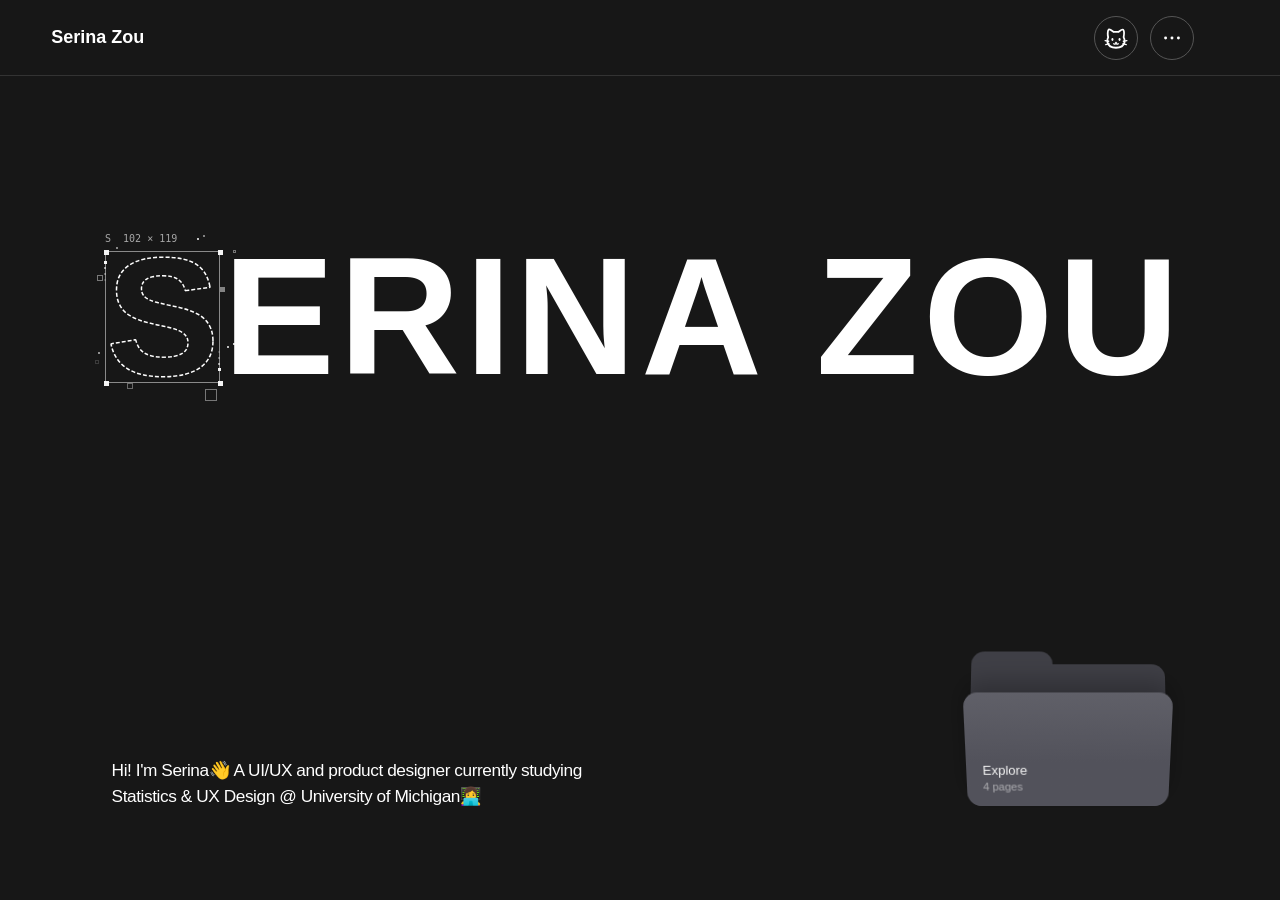
<file: index.html>
<!doctype html><html lang="en"><head><meta charset="utf-8"><meta name="viewport" content="width=device-width,initial-scale=1"><title>Serina Zou — UX & Product Designer</title><meta name="description" content="Serina Zou portfolio: product design, interaction, data, and code."><link rel="icon" href="data:image/svg+xml,%3Csvg xmlns='http://www.w3.org/2000/svg' viewBox='0 0 32 32'%3E%3Crect width='32' height='32' fill='%23181818'/%3E%3Ctext x='4' y='23' fill='white' font-size='19'%3ESZ%3C/text%3E%3C/svg%3E"><style>
*{box-sizing:border-box}html{scroll-behavior:smooth;scroll-padding-top:85px}body{margin:0;background:#fafafa;color:#191919;font-family:Arial,Helvetica,sans-serif}a{color:inherit}button{font:inherit;cursor:pointer}header{height:76px;display:flex;justify-content:space-between;align-items:center;padding:0 4vw;border-bottom:1px solid #ccc;background:#fafafaf2;position:sticky;top:0;z-index:10}.brand{text-decoration:none;font-weight:700;font-size:18px}nav{display:flex;gap:26px}nav a{text-decoration:none;font-size:14px}.stamp{font-size:12px;letter-spacing:.08em;text-transform:uppercase;color:#666}.hero{min-height:calc(100svh - 76px);position:relative;padding:6vh 4vw 32px;display:flex;flex-direction:column;justify-content:space-between;overflow:hidden}.hero h1{font-size:clamp(72px,15.5vw,240px);letter-spacing:-.085em;line-height:.9;margin:3vh 0 0;position:relative;z-index:1;font-weight:600}.hero .identity{font-size:14px;letter-spacing:.13em;margin-top:22px}.object{position:absolute;left:37%;top:32%;width:32%;height:36%;border:1px dashed #777;transform:rotate(-7deg);background:#e8e8e8e8;z-index:2;display:flex;flex-direction:column;justify-content:center;align-items:center;gap:16px;box-shadow:18px 18px 0 #dddddd80}.object span{font-size:13px;color:#555;max-width:210px;text-align:center;line-height:1.5}.object b{font-size:17px;font-weight:400}.hero-bottom{display:flex;justify-content:space-between;align-items:end;gap:30px}.hero-bottom p{max-width:360px;font-size:21px;line-height:1.4;margin:0}.hero-bottom a{font-size:14px}.transition{padding:25px 4vw;border-top:1px dashed #aaa;border-bottom:1px dashed #aaa;color:#777;font-size:13px;display:flex;justify-content:space-between}.section-head{padding:80px 4vw 35px;display:flex;align-items:baseline;justify-content:space-between}.section-head h2{font-size:clamp(36px,5vw,70px);letter-spacing:-.05em;margin:0;font-weight:500}.chapter{padding:45px 4vw 70px;border-top:1px solid #bbb;min-height:85vh;display:grid;grid-template-columns:1fr 2fr;gap:5vw;align-items:center}.chapter:first-of-type .preview{min-height:500px}.chapter:nth-of-type(even){background:#f0f0f0}.num{font-size:14px;color:#777;margin-bottom:35px}.chapter h3{font-size:clamp(32px,3.8vw,60px);letter-spacing:-.055em;line-height:1.05;font-weight:500;margin:0 0 22px}.tags{font-size:14px;line-height:1.6;color:#555}.summary{font-size:17px;line-height:1.6;max-width:360px}.evidence{font-size:13px;color:#777;border-left:2px solid #aaa;padding-left:12px;line-height:1.6;margin:25px 0}.case-link{background:transparent;border:0;border-bottom:1px solid #191919;padding:6px 0;font-size:14px}.preview{min-height:430px;border:1px solid #aaa;background:#e1e1e1;display:flex;flex-direction:column}.browserbar{height:34px;border-bottom:1px solid #aaa;padding:10px 14px;font-size:12px;color:#666;background:#eee}.placeholder{flex:1;display:flex;align-items:center;justify-content:center;text-align:center;padding:30px;background:repeating-linear-gradient(135deg,transparent,transparent 22px,#00000003 22px,#00000003 23px)}.placeholder p{font-size:16px;color:#666;line-height:1.7}.placeholder small{font-size:13px}.watch{width:220px;height:310px;border:15px solid #aaa;border-radius:52px;background:#ddd;display:flex;align-items:center;justify-content:center;text-align:center;line-height:1.7;color:#666;margin:50px auto}.watch-stage{background:#e9e9e9;min-height:430px;display:grid;place-items:center;border:1px dashed #aaa}.archive{padding:0 4vw 90px}.tabs{display:flex;gap:24px;border-bottom:1px solid #bbb;margin-bottom:40px;flex-wrap:wrap}.tabs button{border:0;border-bottom:2px solid transparent;background:none;padding:15px 0;color:#666;font-size:14px}.tabs button[aria-selected=true]{color:#111;border-bottom-color:#111}.gallery{display:grid;grid-template-columns:repeat(4,1fr);gap:25px;align-items:start}.art{margin:0}.art:nth-child(2){padding-top:45px}.art:nth-child(4){padding-top:65px}.tile{background:#e6e6e6;border:1px solid #aaa;min-height:220px;display:grid;place-items:center;color:#777;font-size:14px}.art:first-child .tile{height:300px}.art figcaption{font-size:14px;margin-top:14px;line-height:1.6}.art small{color:#777}.about{padding:90px 4vw;border-top:1px solid #aaa;display:grid;grid-template-columns:1fr 2fr;gap:5vw}.about h2{font-size:60px;letter-spacing:-.05em;font-weight:500;margin:0}.about p{font-size:28px;line-height:1.4;max-width:770px;margin:0 0 35px}.contact{display:flex;gap:25px;font-size:15px;color:#666}footer{padding:24px 4vw;border-top:1px solid #ccc;display:flex;justify-content:space-between;font-size:12px;color:#777}dialog{width:min(900px,90vw);max-height:85vh;border:1px solid #aaa;padding:35px;background:#fafafa}dialog::backdrop{background:#0007}dialog h2{font-size:35px;letter-spacing:-.04em}dialog p{line-height:1.6;color:#666}dialog .close{float:right;background:none;border:1px solid #aaa;padding:8px 15px}.case-sections{display:grid;grid-template-columns:1fr 1fr;gap:18px}.case-sections div{border-top:1px solid #bbb;padding:20px 0}.case-sections span{display:block;font-size:14px;color:#777;margin-top:12px;line-height:1.5}a:focus-visible,button:focus-visible{outline:2px solid #111;outline-offset:5px}[hidden]{display:none!important}@media(max-width:750px){header{height:66px}nav{gap:13px}nav a{font-size:12px}header .stamp{display:none}.hero{min-height:calc(100svh - 66px);padding-top:6vh}.hero h1{font-size:20vw}.identity{max-width:270px;line-height:1.7}.object{left:23%;top:35%;width:60%;height:30%}.hero-bottom p{font-size:17px;max-width:230px}.hero-bottom{gap:12px}.transition{line-height:1.5;gap:18px}.section-head{padding-top:55px}.chapter{grid-template-columns:1fr;gap:25px;min-height:0;padding-top:30px}.num{margin-bottom:18px}.chapter h3{max-width:500px}.summary{max-width:100%}.preview{min-height:300px}.watch-stage{min-height:360px}.gallery{grid-template-columns:1fr 1fr}.art:nth-child(n){padding-top:0}.tile{min-height:180px}.art:first-child .tile{height:230px}.about{grid-template-columns:1fr;padding-top:55px}.about h2{font-size:45px}.about p{font-size:23px}.tabs{gap:18px}.case-sections{grid-template-columns:1fr}footer{gap:20px;line-height:1.5}}@media(prefers-reduced-motion:reduce){html{scroll-behavior:auto}}

.sr-only{position:absolute!important;width:1px!important;height:1px!important;overflow:hidden;clip-path:inset(50%);white-space:nowrap}.hero{background:#171717;color:#fff;padding-top:3vh}.hero .stamp{color:#aaa}.tech-text{position:relative;width:100%;height:480px;touch-action:pan-y;user-select:none;z-index:3}.tech-text-canvas{display:block;width:100%;height:100%}.hero .identity{margin-top:0}.object{left:65%;top:62%;width:24%;height:20%;z-index:0;background:#2a2a2a;border-color:#777;box-shadow:12px 12px 0 #ffffff08;pointer-events:none}.object span{color:#aaa}.hero-bottom{position:relative;z-index:1;margin-top:35px}.hero{min-height:calc(100svh - 76px)}@media(max-width:750px){.tech-text{height:320px}.object{left:56%;top:60%;width:37%;height:18%}.object b{font-size:13px}.object span{font-size:11px}.hero-bottom{margin-top:160px}}
</style><link rel="stylesheet" href="folder-menu.css"><style>
header{background:#171717;color:white;border-color:#333}.more{border:1px solid #555;background:none;color:white;border-radius:50%;width:44px;height:44px;font-size:24px}.home-page{background:#171717;color:white}.home-page main{height:calc(100svh - 76px);min-height:620px;position:relative;padding:0 4vw;overflow:hidden}.home-name{height:480px}.intro-copy{position:absolute;left:var(--home-ink-inset,8.6vw);bottom:10vh;width:42%;max-width:500px;font-size:clamp(16px,1.35vw,19px);line-height:1.5;letter-spacing:-.025em}.intro-copy p{margin:0}.intro-copy small{display:block;color:#aaa;font-size:15px;margin-top:14px}#folder-root{position:absolute;right:var(--home-ink-inset,8.6vw);bottom:10vh;z-index:4}.folder-float__trigger:focus-visible,.more:focus-visible{outline:2px solid white;outline-offset:5px}.folder-float__item:focus-visible{outline:2px solid #888;outline-offset:4px}.nav-panel{margin:0 0 0 auto;width:min(460px,100vw);height:100svh;max-height:100svh;max-width:100vw;background:#222;color:white;border:0;padding:35px}.nav-panel::backdrop{background:#0008}.nav-panel .close{color:white;border:1px solid #666;background:none;padding:10px 15px}.nav-panel nav{display:flex;flex-direction:column;gap:24px;margin-top:100px}.nav-panel nav a{font-size:30px;text-decoration:none}.nav-panel .stamp{display:block;margin-top:35px;color:#aaa}.loader{position:fixed;inset:0;background:#171717;color:white;z-index:100;display:flex;flex-direction:column;justify-content:center;align-items:center;gap:28px;transition:opacity .35s}.loader.finished{opacity:0;pointer-events:none}.loader-mark{font-size:80px;font-weight:600;letter-spacing:-.07em}.loader-track{width:180px;height:2px;background:#444;overflow:hidden}.loader-track span{display:block;height:100%;width:45%;background:white;animation:loading-slide 1s ease-in-out infinite}.loader small{font-size:12px;color:#aaa;letter-spacing:.1em}@keyframes loading-slide{from{transform:translateX(-110%)}to{transform:translateX(340%)}}.resume-page{padding:90px 6vw;min-height:calc(100svh - 76px)}.resume-page h1{font-size:70px;letter-spacing:-.06em;font-weight:500}.resume-page p{font-size:18px;color:#555}.resume-placeholder{margin-top:45px;min-height:400px;border:1px dashed #aaa;display:grid;place-items:center;color:#777}.about{min-height:calc(100svh - 76px);border:0}.home-page .tech-text{height:100%}@media(max-width:750px){.home-page main{height:calc(100svh - 66px);min-height:680px}.home-name{height:280px}.intro-copy{top:285px;bottom:auto;left:var(--home-ink-inset,8.6vw);width:calc(100% - 2 * var(--home-ink-inset,8.6vw));font-size:16px}.intro-copy small{font-size:14px}#folder-root{right:var(--home-ink-inset,8.6vw);bottom:40px}#folder-root .folder-float__items{left:calc(200px + var(--home-ink-inset,8.6vw) - 50vw)}.folder-float{font-size:12px}.nav-panel{padding:25px}}@media(prefers-reduced-motion:reduce){.loader-track span{animation:none;width:100%}.loader{transition:none}}
</style><link rel="stylesheet" href="header-menu.css?v=5"></head><body class="home-page"><div class="loader" role="status" aria-label="Loading portfolio"><div class="loader-mark">SZ.</div><div class="loader-track"><span></span></div><small>LOADING PORTFOLIO</small></div><header><a class="brand" href="index.html?v=content1">Serina Zou</a><div class="header-actions">
<div class="header-disclosure"><button class="header-icon cat-link" aria-label="Meet my cat!" aria-expanded="false" aria-controls="cat-links"><svg xmlns="http://www.w3.org/2000/svg" viewBox="0 0 32 32" fill="none" aria-hidden="true"><path d="M6.4 15.1C5.7 12.7 5.3 7.3 7.1 5.5c1.5-1.1 5.1 2.6 6.1 3.1a16 16 0 0 1 5.6 0c1.5-.9 4.5-4 6-2.8 1.7 1.4 1 7 .6 9.3 1.2 1.9 1.6 3.9 1.1 6.1C25.5 25.7 21 28 16 28S6.5 25.7 5.5 21.2c-.5-2.2-.2-4.2.9-6.1Z" stroke="currentColor" stroke-width="2.2" stroke-linecap="round" stroke-linejoin="round"/><g fill="currentColor"><ellipse cx="11.6" cy="17.8" rx="1.25" ry="1.75"/><ellipse cx="20.4" cy="17.8" rx="1.25" ry="1.75"/><path d="M14.4 21.2q1.6-1 3.2 0L16 22.6Z"/></g><path d="M16 22.5c-.8 1.3-2 1.1-2.7.5m2.7-.5c.8 1.3 2 1.1 2.7.5M7 20l-4.4-.8M7.4 23l-4 1.1M25 20l4.4-.8M24.6 23l4 1.1" stroke="currentColor" stroke-width="1.65" stroke-linecap="round" stroke-linejoin="round"/></svg></button><div class="header-pills" id="cat-links" inert><a class="header-pill" href="cat/animation.html?v=groom-ear9">Meet my cat!</a></div></div>
<div class="header-disclosure"><button class="header-icon more" aria-label="More" aria-expanded="false" aria-controls="header-navigation"><svg viewBox="0 0 24 24" fill="currentColor" aria-hidden="true"><circle cx="5" cy="12" r="1.6"/><circle cx="12" cy="12" r="1.6"/><circle cx="19" cy="12" r="1.6"/></svg></button><nav class="header-pills" id="header-navigation" aria-label="Portfolio pages" inert><a class="header-pill" style="--item:0" href="selected-projects.html?v=content1">Selected Projects</a><a class="header-pill" style="--item:1" href="other-work.html?v=content1">Other Work</a><a class="header-pill" style="--item:2" href="about.html?v=content1">About Me</a><a class="header-pill" style="--item:3" href="resume.html?v=content1">Résumé</a></nav></div>
</div></header><main><div class="home-name"><h1 class="sr-only">SERINA ZOU</h1><div class="tech-text" role="img" aria-label="SERINA ZOU — interactive letters"><canvas class="tech-text-canvas" aria-hidden="true"></canvas></div></div><div class="intro-copy"><p>Hi! I'm Serina👋 A UI/UX and product designer currently studying Statistics &amp; UX Design @ University of Michigan👩‍💻</p></div><div id="folder-root"></div></main><script>const start=performance.now();let ended=false;function finishLoading(){if(ended)return;ended=true;setTimeout(()=>{const l=document.querySelector('.loader');l.classList.add('finished');setTimeout(()=>l.remove(),400)},Math.max(0,650-(performance.now()-start)))}Promise.all([new Promise(resolve=>{if(document.readyState==='complete')resolve();else window.addEventListener('load',resolve,{once:true})}),document.fonts.ready]).then(finishLoading);setTimeout(finishLoading,4000);</script><script src="tech-text.js?v=spacing3"></script><script src="folder-menu.js?v=content1"></script><script src="header-menu.js?v=2"></script></body></html>
</file>
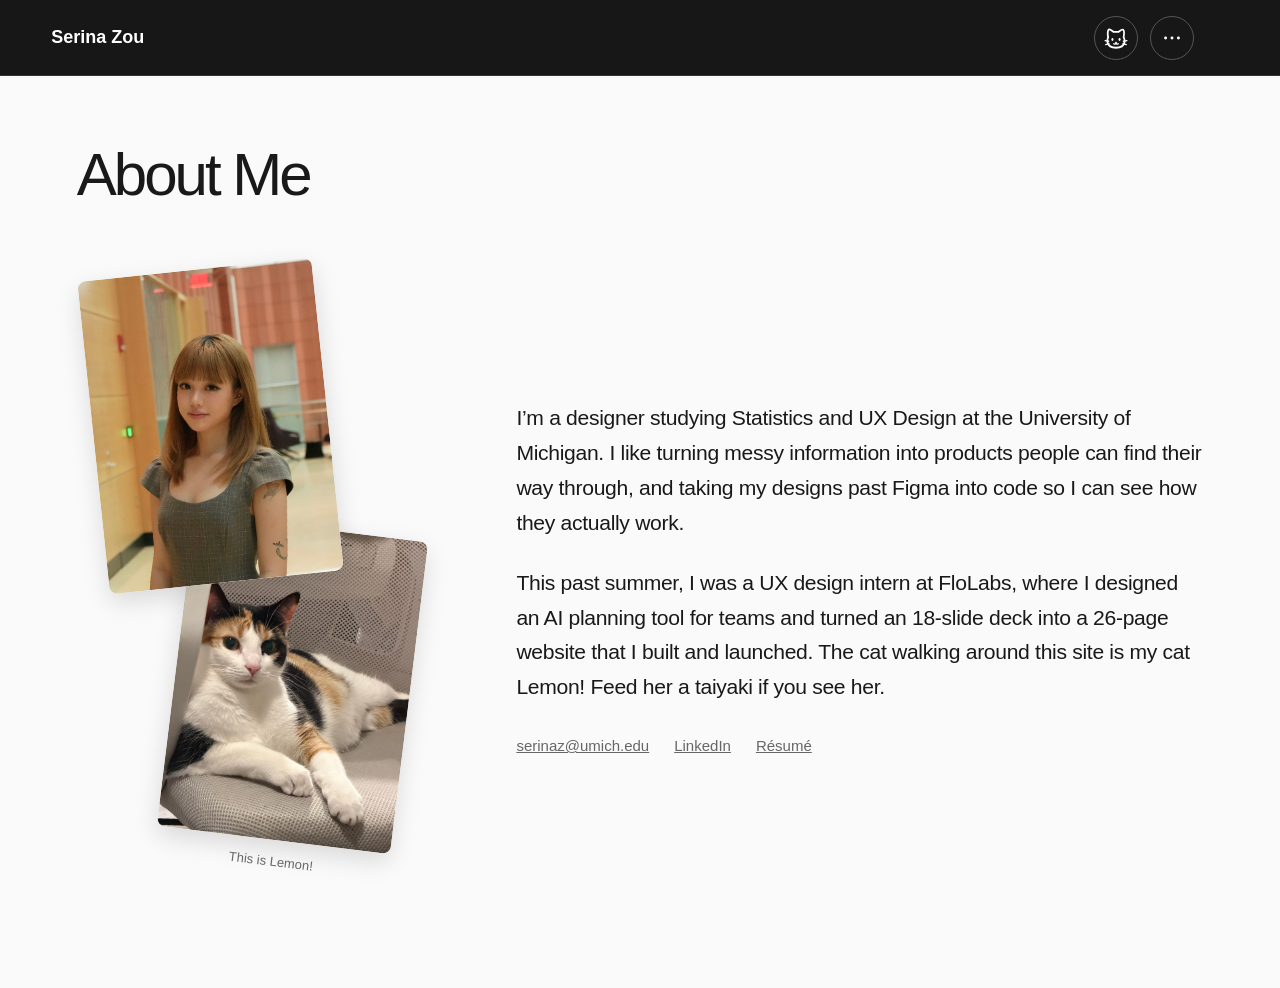
<file: about.html>
<!doctype html><html lang="en"><head><meta charset="utf-8"><meta name="viewport" content="width=device-width,initial-scale=1"><title>Serina Zou — Portfolio Wireframe</title><meta name="description" content="Serina Zou portfolio wireframe: product design, interaction, data, and code."><link rel="icon" href="data:image/svg+xml,%3Csvg xmlns='http://www.w3.org/2000/svg' viewBox='0 0 32 32'%3E%3Crect width='32' height='32' fill='%23181818'/%3E%3Ctext x='4' y='23' fill='white' font-size='19'%3ESZ%3C/text%3E%3C/svg%3E"><style>
*{box-sizing:border-box}html{scroll-behavior:smooth;scroll-padding-top:85px}body{margin:0;background:#fafafa;color:#191919;font-family:Arial,Helvetica,sans-serif}a{color:inherit}button{font:inherit;cursor:pointer}header{height:76px;display:flex;justify-content:space-between;align-items:center;padding:0 4vw;border-bottom:1px solid #ccc;background:#fafafaf2;position:sticky;top:0;z-index:10}.brand{text-decoration:none;font-weight:700;font-size:18px}nav{display:flex;gap:26px}nav a{text-decoration:none;font-size:14px}.stamp{font-size:12px;letter-spacing:.08em;text-transform:uppercase;color:#666}.hero{min-height:calc(100svh - 76px);position:relative;padding:6vh 4vw 32px;display:flex;flex-direction:column;justify-content:space-between;overflow:hidden}.hero h1{font-size:clamp(72px,15.5vw,240px);letter-spacing:-.085em;line-height:.9;margin:3vh 0 0;position:relative;z-index:1;font-weight:600}.hero .identity{font-size:14px;letter-spacing:.13em;margin-top:22px}.object{position:absolute;left:37%;top:32%;width:32%;height:36%;border:1px dashed #777;transform:rotate(-7deg);background:#e8e8e8e8;z-index:2;display:flex;flex-direction:column;justify-content:center;align-items:center;gap:16px;box-shadow:18px 18px 0 #dddddd80}.object span{font-size:13px;color:#555;max-width:210px;text-align:center;line-height:1.5}.object b{font-size:17px;font-weight:400}.hero-bottom{display:flex;justify-content:space-between;align-items:end;gap:30px}.hero-bottom p{max-width:360px;font-size:21px;line-height:1.4;margin:0}.hero-bottom a{font-size:14px}.transition{padding:25px 4vw;border-top:1px dashed #aaa;border-bottom:1px dashed #aaa;color:#777;font-size:13px;display:flex;justify-content:space-between}.section-head{padding:80px 4vw 35px;display:flex;align-items:baseline;justify-content:space-between}.section-head h2{font-size:clamp(36px,5vw,70px);letter-spacing:-.05em;margin:0;font-weight:500}.chapter{padding:45px 4vw 70px;border-top:1px solid #bbb;min-height:85vh;display:grid;grid-template-columns:1fr 2fr;gap:5vw;align-items:center}.chapter:first-of-type .preview{min-height:500px}.chapter:nth-of-type(even){background:#f0f0f0}.num{font-size:14px;color:#777;margin-bottom:35px}.chapter h3{font-size:clamp(32px,3.8vw,60px);letter-spacing:-.055em;line-height:1.05;font-weight:500;margin:0 0 22px}.tags{font-size:14px;line-height:1.6;color:#555}.summary{font-size:17px;line-height:1.6;max-width:360px}.evidence{font-size:13px;color:#777;border-left:2px solid #aaa;padding-left:12px;line-height:1.6;margin:25px 0}.case-link{background:transparent;border:0;border-bottom:1px solid #191919;padding:6px 0;font-size:14px}.preview{min-height:430px;border:1px solid #aaa;background:#e1e1e1;display:flex;flex-direction:column}.browserbar{height:34px;border-bottom:1px solid #aaa;padding:10px 14px;font-size:12px;color:#666;background:#eee}.placeholder{flex:1;display:flex;align-items:center;justify-content:center;text-align:center;padding:30px;background:repeating-linear-gradient(135deg,transparent,transparent 22px,#00000003 22px,#00000003 23px)}.placeholder p{font-size:16px;color:#666;line-height:1.7}.placeholder small{font-size:13px}.watch{width:220px;height:310px;border:15px solid #aaa;border-radius:52px;background:#ddd;display:flex;align-items:center;justify-content:center;text-align:center;line-height:1.7;color:#666;margin:50px auto}.watch-stage{background:#e9e9e9;min-height:430px;display:grid;place-items:center;border:1px dashed #aaa}.archive{padding:0 4vw 90px}.tabs{display:flex;gap:24px;border-bottom:1px solid #bbb;margin-bottom:40px;flex-wrap:wrap}.tabs button{border:0;border-bottom:2px solid transparent;background:none;padding:15px 0;color:#666;font-size:14px}.tabs button[aria-selected=true]{color:#111;border-bottom-color:#111}.gallery{display:grid;grid-template-columns:repeat(4,1fr);gap:25px;align-items:start}.art{margin:0}.art:nth-child(2){padding-top:45px}.art:nth-child(4){padding-top:65px}.tile{background:#e6e6e6;border:1px solid #aaa;min-height:220px;display:grid;place-items:center;color:#777;font-size:14px}.art:first-child .tile{height:300px}.art figcaption{font-size:14px;margin-top:14px;line-height:1.6}.art small{color:#777}.about{padding:90px 4vw;border-top:1px solid #aaa;display:grid;grid-template-columns:1fr 2fr;gap:5vw}.about h2{font-size:60px;letter-spacing:-.05em;font-weight:500;margin:0}.about p{font-size:28px;line-height:1.4;max-width:770px;margin:0 0 35px}.contact{display:flex;gap:25px;font-size:15px;color:#666}footer{padding:24px 4vw;border-top:1px solid #ccc;display:flex;justify-content:space-between;font-size:12px;color:#777}dialog{width:min(900px,90vw);max-height:85vh;border:1px solid #aaa;padding:35px;background:#fafafa}dialog::backdrop{background:#0007}dialog h2{font-size:35px;letter-spacing:-.04em}dialog p{line-height:1.6;color:#666}dialog .close{float:right;background:none;border:1px solid #aaa;padding:8px 15px}.case-sections{display:grid;grid-template-columns:1fr 1fr;gap:18px}.case-sections div{border-top:1px solid #bbb;padding:20px 0}.case-sections span{display:block;font-size:14px;color:#777;margin-top:12px;line-height:1.5}a:focus-visible,button:focus-visible{outline:2px solid #111;outline-offset:5px}[hidden]{display:none!important}@media(max-width:750px){header{height:66px}nav{gap:13px}nav a{font-size:12px}header .stamp{display:none}.hero{min-height:calc(100svh - 66px);padding-top:6vh}.hero h1{font-size:20vw}.identity{max-width:270px;line-height:1.7}.object{left:23%;top:35%;width:60%;height:30%}.hero-bottom p{font-size:17px;max-width:230px}.hero-bottom{gap:12px}.transition{line-height:1.5;gap:18px}.section-head{padding-top:55px}.chapter{grid-template-columns:1fr;gap:25px;min-height:0;padding-top:30px}.num{margin-bottom:18px}.chapter h3{max-width:500px}.summary{max-width:100%}.preview{min-height:300px}.watch-stage{min-height:360px}.gallery{grid-template-columns:1fr 1fr}.art:nth-child(n){padding-top:0}.tile{min-height:180px}.art:first-child .tile{height:230px}.about{grid-template-columns:1fr;padding-top:55px}.about h2{font-size:45px}.about p{font-size:23px}.tabs{gap:18px}.case-sections{grid-template-columns:1fr}footer{gap:20px;line-height:1.5}}@media(prefers-reduced-motion:reduce){html{scroll-behavior:auto}}

.sr-only{position:absolute!important;width:1px!important;height:1px!important;overflow:hidden;clip-path:inset(50%);white-space:nowrap}.hero{background:#171717;color:#fff;padding-top:3vh}.hero .stamp{color:#aaa}.tech-text{position:relative;width:100%;height:480px;touch-action:pan-y;user-select:none;z-index:3}.tech-text-canvas{display:block;width:100%;height:100%}.hero .identity{margin-top:0}.object{left:65%;top:62%;width:24%;height:20%;z-index:0;background:#2a2a2a;border-color:#777;box-shadow:12px 12px 0 #ffffff08;pointer-events:none}.object span{color:#aaa}.hero-bottom{position:relative;z-index:1;margin-top:35px}.hero{min-height:calc(100svh - 76px)}@media(max-width:750px){.tech-text{height:320px}.object{left:56%;top:60%;width:37%;height:18%}.object b{font-size:13px}.object span{font-size:11px}.hero-bottom{margin-top:160px}}
</style><link rel="stylesheet" href="folder-menu.css"><style>
header{background:#171717;color:white;border-color:#333}.more{border:1px solid #555;background:none;color:white;border-radius:50%;width:44px;height:44px;font-size:24px}.home-page{background:#171717;color:white}.home-page main{height:calc(100svh - 76px);min-height:620px;position:relative;padding:0 4vw;overflow:hidden}.home-name{height:480px}.intro-copy{position:absolute;left:5vw;bottom:10vh;width:46%;max-width:550px;font-size:clamp(18px,2vw,27px);line-height:1.5;letter-spacing:-.025em}.intro-copy p{margin:0}.intro-copy small{display:block;color:#aaa;font-size:15px;margin-top:14px}#folder-root{position:absolute;right:10vw;bottom:10vh;z-index:4}.folder-float__trigger:focus-visible,.more:focus-visible{outline:2px solid white;outline-offset:5px}.folder-float__item:focus-visible{outline:2px solid #888;outline-offset:4px}.nav-panel{margin:0 0 0 auto;width:min(460px,100vw);height:100svh;max-height:100svh;max-width:100vw;background:#222;color:white;border:0;padding:35px}.nav-panel::backdrop{background:#0008}.nav-panel .close{color:white;border:1px solid #666;background:none;padding:10px 15px}.nav-panel nav{display:flex;flex-direction:column;gap:24px;margin-top:100px}.nav-panel nav a{font-size:30px;text-decoration:none}.nav-panel .stamp{display:block;margin-top:35px;color:#aaa}.loader{position:fixed;inset:0;background:#171717;color:white;z-index:100;display:flex;flex-direction:column;justify-content:center;align-items:center;gap:28px;transition:opacity .35s}.loader.finished{opacity:0;pointer-events:none}.loader-mark{font-size:80px;font-weight:600;letter-spacing:-.07em}.loader-track{width:180px;height:2px;background:#444;overflow:hidden}.loader-track span{display:block;height:100%;width:45%;background:white;animation:loading-slide 1s ease-in-out infinite}.loader small{font-size:12px;color:#aaa;letter-spacing:.1em}@keyframes loading-slide{from{transform:translateX(-110%)}to{transform:translateX(340%)}}.resume-page{padding:90px 6vw;min-height:calc(100svh - 76px)}.resume-page h1{font-size:70px;letter-spacing:-.06em;font-weight:500}.resume-page p{font-size:18px;color:#555}.resume-placeholder{margin-top:45px;min-height:400px;border:1px dashed #aaa;display:grid;place-items:center;color:#777}.about{min-height:calc(100svh - 76px);border:0}.home-page .tech-text{height:100%}@media(max-width:750px){.home-page main{height:calc(100svh - 66px);min-height:680px}.home-name{height:280px}.intro-copy{top:285px;bottom:auto;left:5vw;width:90%;font-size:21px}.intro-copy small{font-size:14px}#folder-root{right:calc((100vw - 200px)/2);bottom:40px}.folder-float{font-size:12px}.nav-panel{padding:25px}}@media(prefers-reduced-motion:reduce){.loader-track span{animation:none;width:100%}.loader{transition:none}}
</style><link rel="stylesheet" href="header-menu.css?v=5"><link rel="stylesheet" href="decrypted-titles.css?v=3"><link rel="stylesheet" href="about-page.css?v=6"></head><body><div class="loader" role="status" aria-label="Loading portfolio"><div class="loader-mark">SZ.</div><div class="loader-track"><span></span></div><small>LOADING PORTFOLIO</small></div><header><a class="brand" href="index.html?v=content1">Serina Zou</a><div class="header-actions">
<div class="header-disclosure"><button class="header-icon cat-link" aria-label="Meet my cat!" aria-expanded="false" aria-controls="cat-links"><svg xmlns="http://www.w3.org/2000/svg" viewBox="0 0 32 32" fill="none" aria-hidden="true"><path d="M6.4 15.1C5.7 12.7 5.3 7.3 7.1 5.5c1.5-1.1 5.1 2.6 6.1 3.1a16 16 0 0 1 5.6 0c1.5-.9 4.5-4 6-2.8 1.7 1.4 1 7 .6 9.3 1.2 1.9 1.6 3.9 1.1 6.1C25.5 25.7 21 28 16 28S6.5 25.7 5.5 21.2c-.5-2.2-.2-4.2.9-6.1Z" stroke="currentColor" stroke-width="2.2" stroke-linecap="round" stroke-linejoin="round"/><g fill="currentColor"><ellipse cx="11.6" cy="17.8" rx="1.25" ry="1.75"/><ellipse cx="20.4" cy="17.8" rx="1.25" ry="1.75"/><path d="M14.4 21.2q1.6-1 3.2 0L16 22.6Z"/></g><path d="M16 22.5c-.8 1.3-2 1.1-2.7.5m2.7-.5c.8 1.3 2 1.1 2.7.5M7 20l-4.4-.8M7.4 23l-4 1.1M25 20l4.4-.8M24.6 23l4 1.1" stroke="currentColor" stroke-width="1.65" stroke-linecap="round" stroke-linejoin="round"/></svg></button><div class="header-pills" id="cat-links" inert><a class="header-pill" href="cat/animation.html?v=groom-ear9">Meet my cat!</a></div></div>
<div class="header-disclosure"><button class="header-icon more" aria-label="More" aria-expanded="false" aria-controls="header-navigation"><svg viewBox="0 0 24 24" fill="currentColor" aria-hidden="true"><circle cx="5" cy="12" r="1.6"/><circle cx="12" cy="12" r="1.6"/><circle cx="19" cy="12" r="1.6"/></svg></button><nav class="header-pills" id="header-navigation" aria-label="Portfolio pages" inert><a class="header-pill" style="--item:0" href="selected-projects.html?v=content1">Selected Projects</a><a class="header-pill" style="--item:1" href="other-work.html?v=content1">Other Work</a><a class="header-pill" style="--item:2" href="about.html?v=content1">About Me</a><a class="header-pill" style="--item:3" href="resume.html?v=content1">Résumé</a></nav></div>
</div></header><main><section class="about" id="about">
<h2 data-decrypted-title>About Me</h2>
<div class="about-photos" aria-label="Serina and her cat Lemon">
  <figure class="about-photo about-photo--portrait" tabindex="0"><img src="assets/about/serina-portrait.jpg" width="1366" height="1821" alt="Portrait of Serina" decoding="async"></figure>
  <figure class="about-photo about-photo--lemon" tabindex="0"><img src="assets/about/lemon.jpg" width="1350" height="1800" alt="Lemon, Serina’s calico cat, relaxing on a chair" decoding="async"><figcaption>This is Lemon!</figcaption></figure>
</div>
<div class="about-bio">
<p>I’m a designer studying Statistics and UX Design at the University of Michigan. I like turning messy information into products people can find their way through, and taking my designs past Figma into code so I can see how they actually work.</p>
<p>This past summer, I was a UX design intern at FloLabs, where I designed an AI planning tool for teams and turned an 18-slide deck into a 26-page website that I built and launched. The cat walking around this site is my cat Lemon! Feed her a taiyaki if you see her.</p>
<div class="contact" id="resume"><a href="mailto:serinaz@umich.edu">serinaz@umich.edu</a><a href="https://www.linkedin.com/in/serinazou" target="_blank" rel="noopener noreferrer">LinkedIn</a><a href="resume.html">Résumé</a></div>
</div>
</section></main><script>const start=performance.now();let ended=false;function finishLoading(){if(ended)return;ended=true;setTimeout(()=>{const l=document.querySelector('.loader');l.classList.add('finished');setTimeout(()=>l.remove(),400)},Math.max(0,650-(performance.now()-start)))}Promise.all([new Promise(resolve=>{if(document.readyState==='complete')resolve();else window.addEventListener('load',resolve,{once:true})}),document.fonts.ready]).then(finishLoading);setTimeout(finishLoading,4000);</script><script>const tabs=[...document.querySelectorAll('[data-filter]')];function selectTab(tab){tabs.forEach(t=>{t.setAttribute('aria-selected',String(t===tab));t.tabIndex=t===tab?0:-1});document.querySelectorAll('[data-category]').forEach(a=>a.hidden=tab.dataset.filter!=='all'&&a.dataset.category!==tab.dataset.filter)}tabs.forEach((tab,i)=>{tab.tabIndex=i? -1:0;tab.addEventListener('click',()=>selectTab(tab));tab.addEventListener('keydown',e=>{let n;if(e.key==='ArrowRight')n=(i+1)%tabs.length;if(e.key==='ArrowLeft')n=(i+tabs.length-1)%tabs.length;if(e.key==='Home')n=0;if(e.key==='End')n=tabs.length-1;if(n!==undefined){e.preventDefault();selectTab(tabs[n]);tabs[n].focus()}})});const modal=document.querySelector('#case');document.querySelectorAll('[data-project]').forEach(b=>b.addEventListener('click',()=>{document.querySelector('#case-title').textContent=b.dataset.project;modal.showModal()}));if(modal)modal.querySelector('.close').addEventListener('click',()=>modal.close());</script><script src="header-menu.js?v=2"></script><script src="decrypted-titles.js?v=4"></script><script src="about-motion.js?v=3"></script></body></html>
</file>
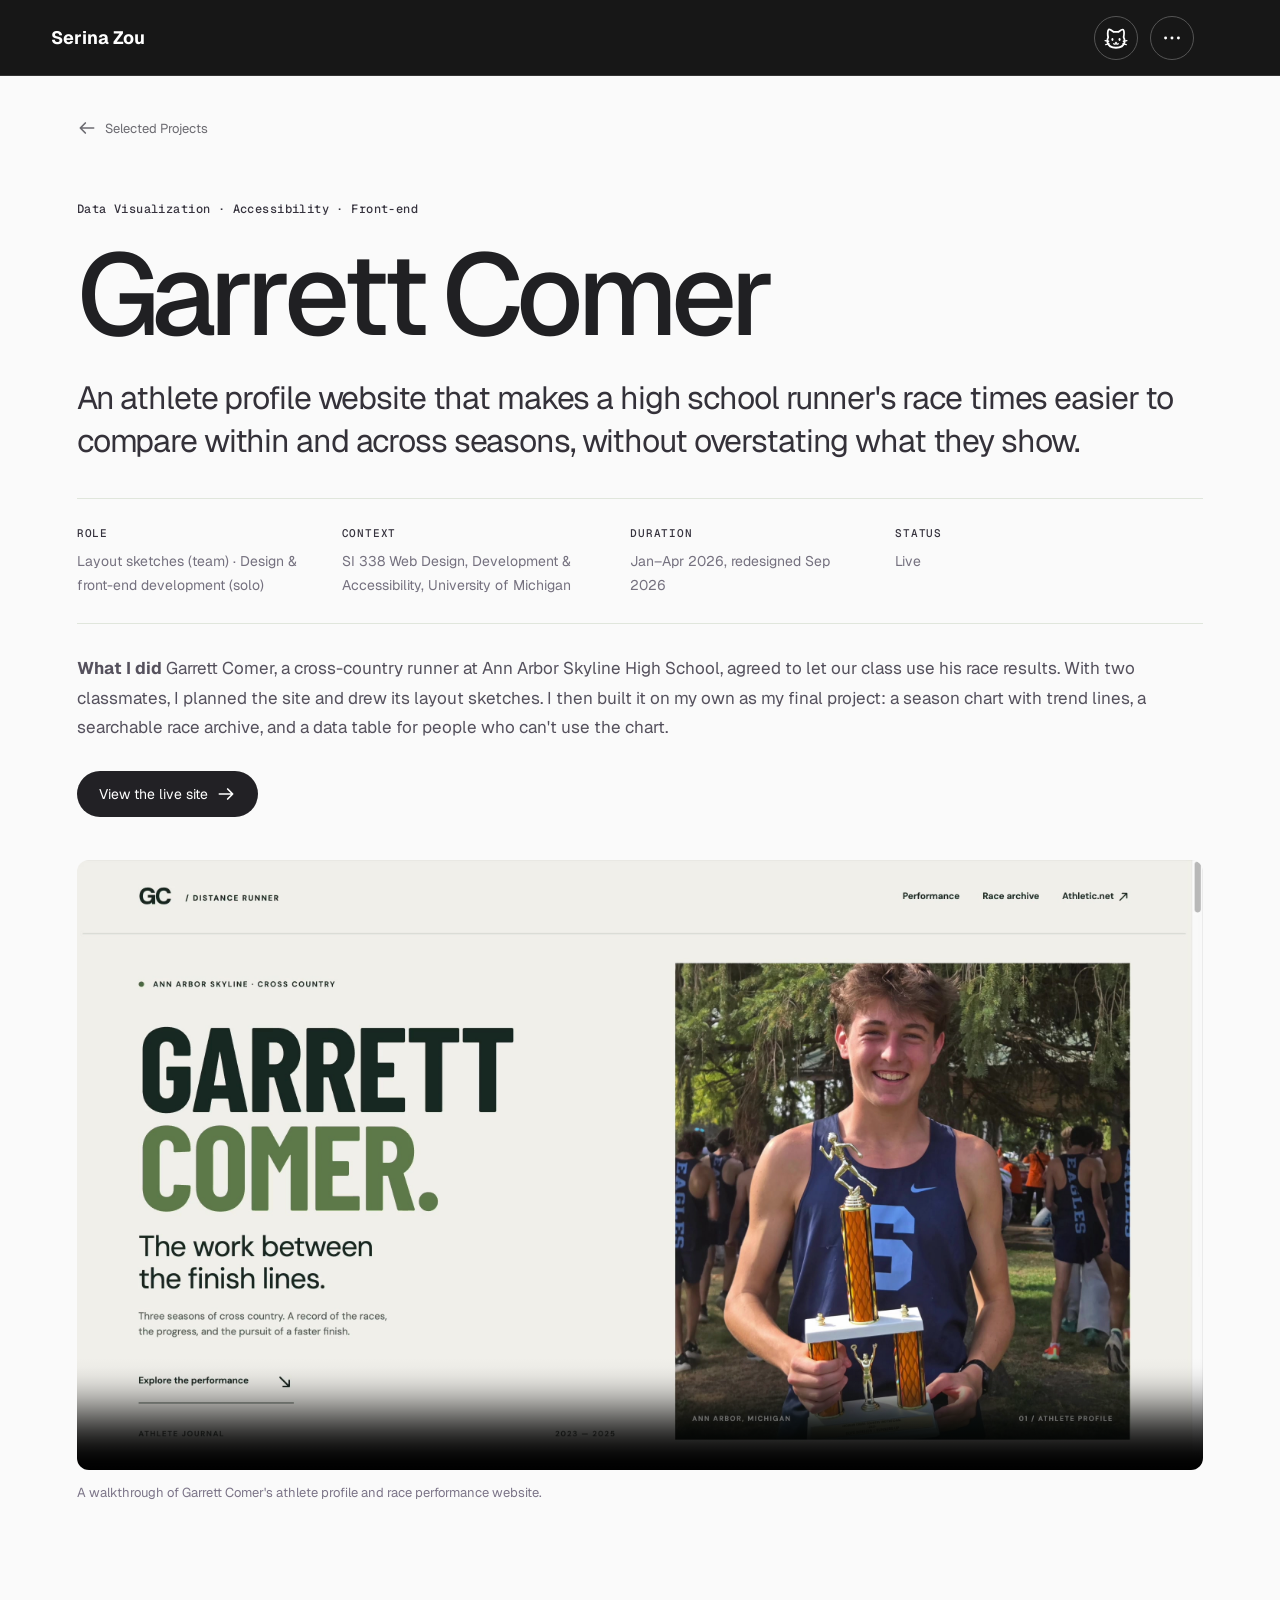
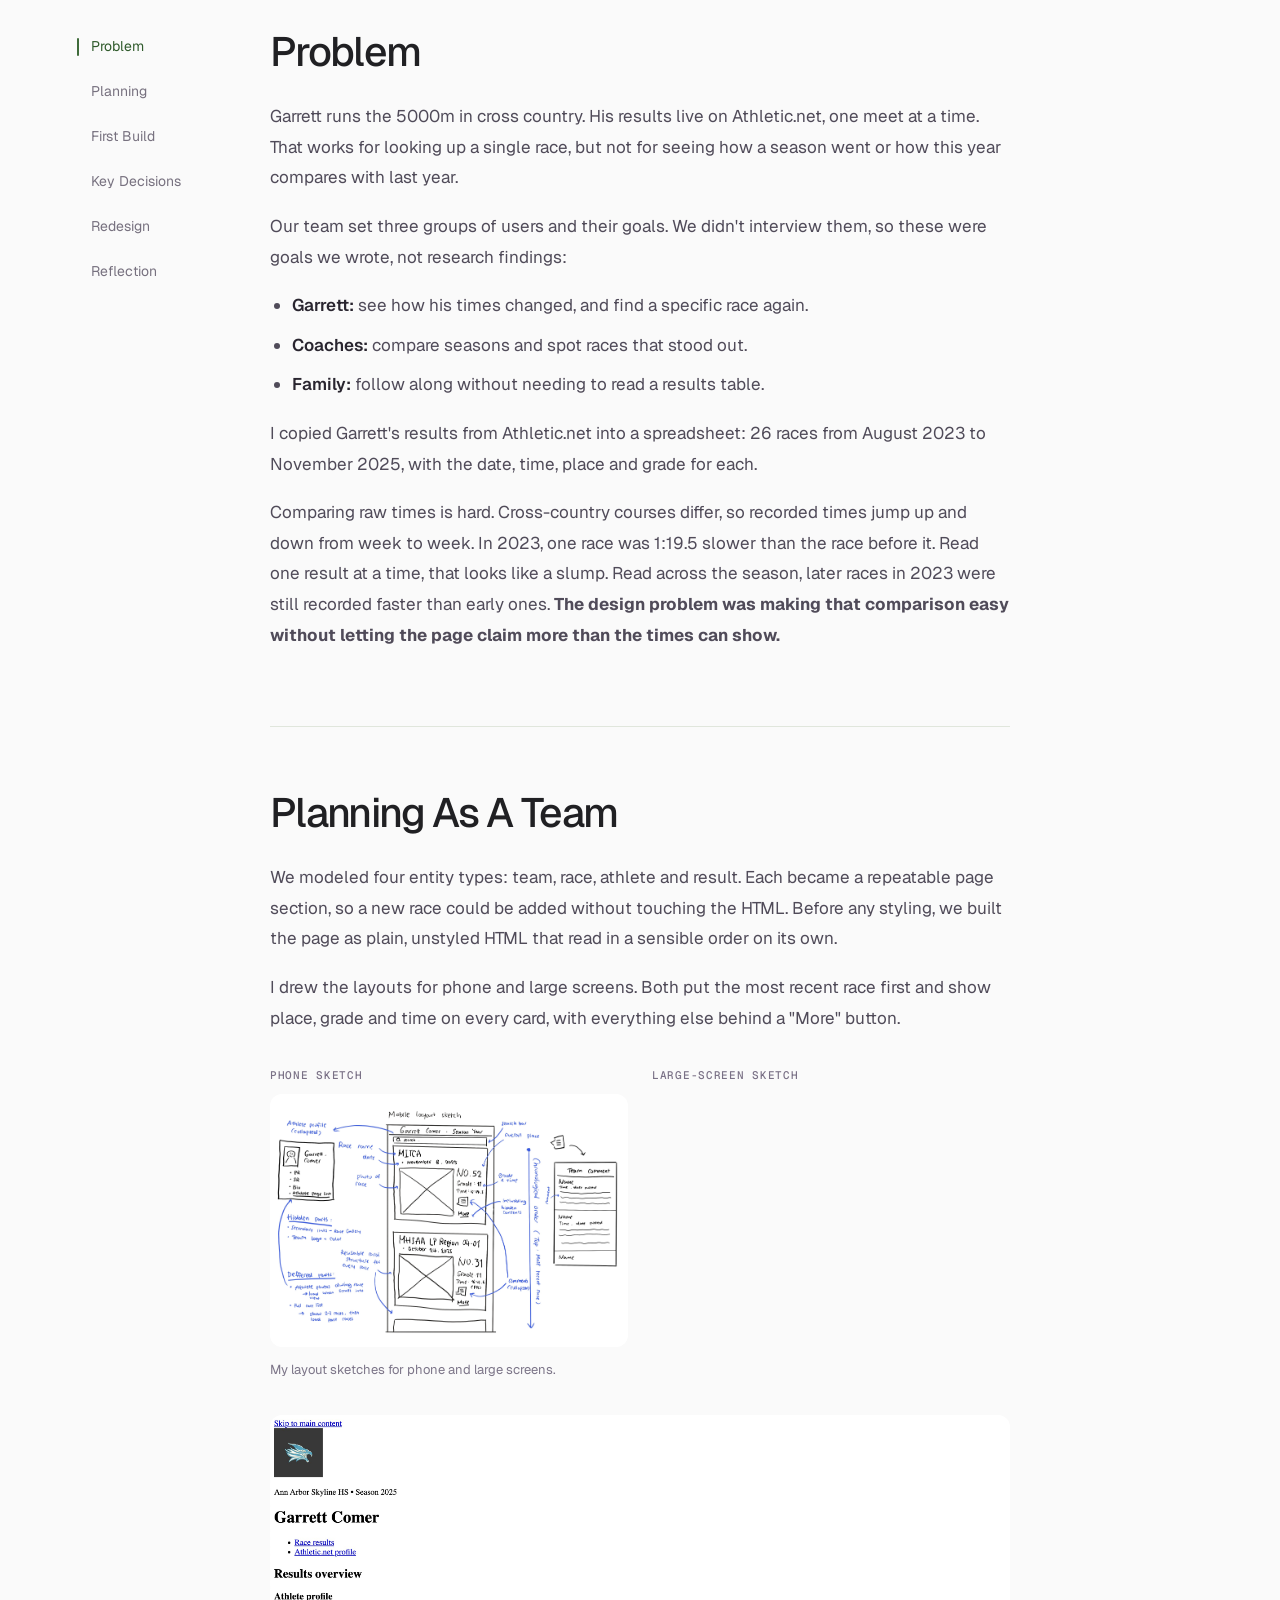
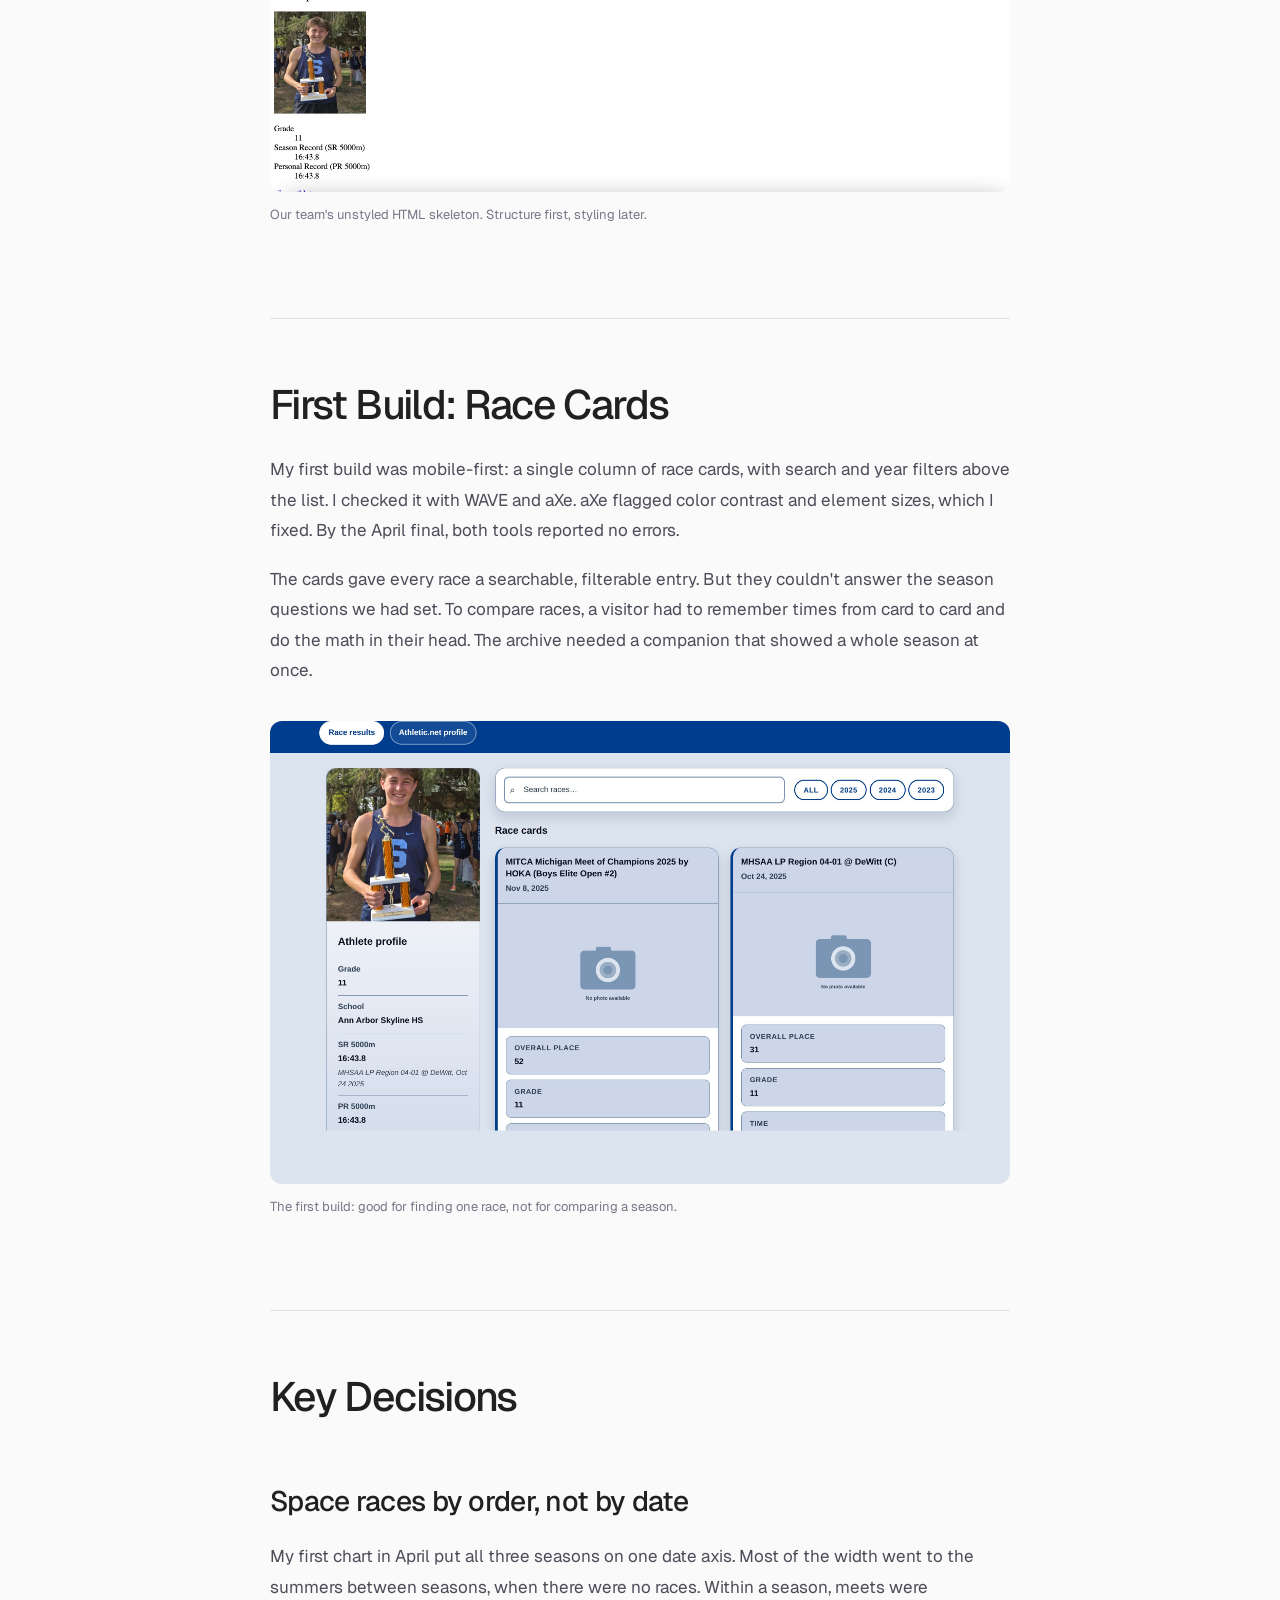
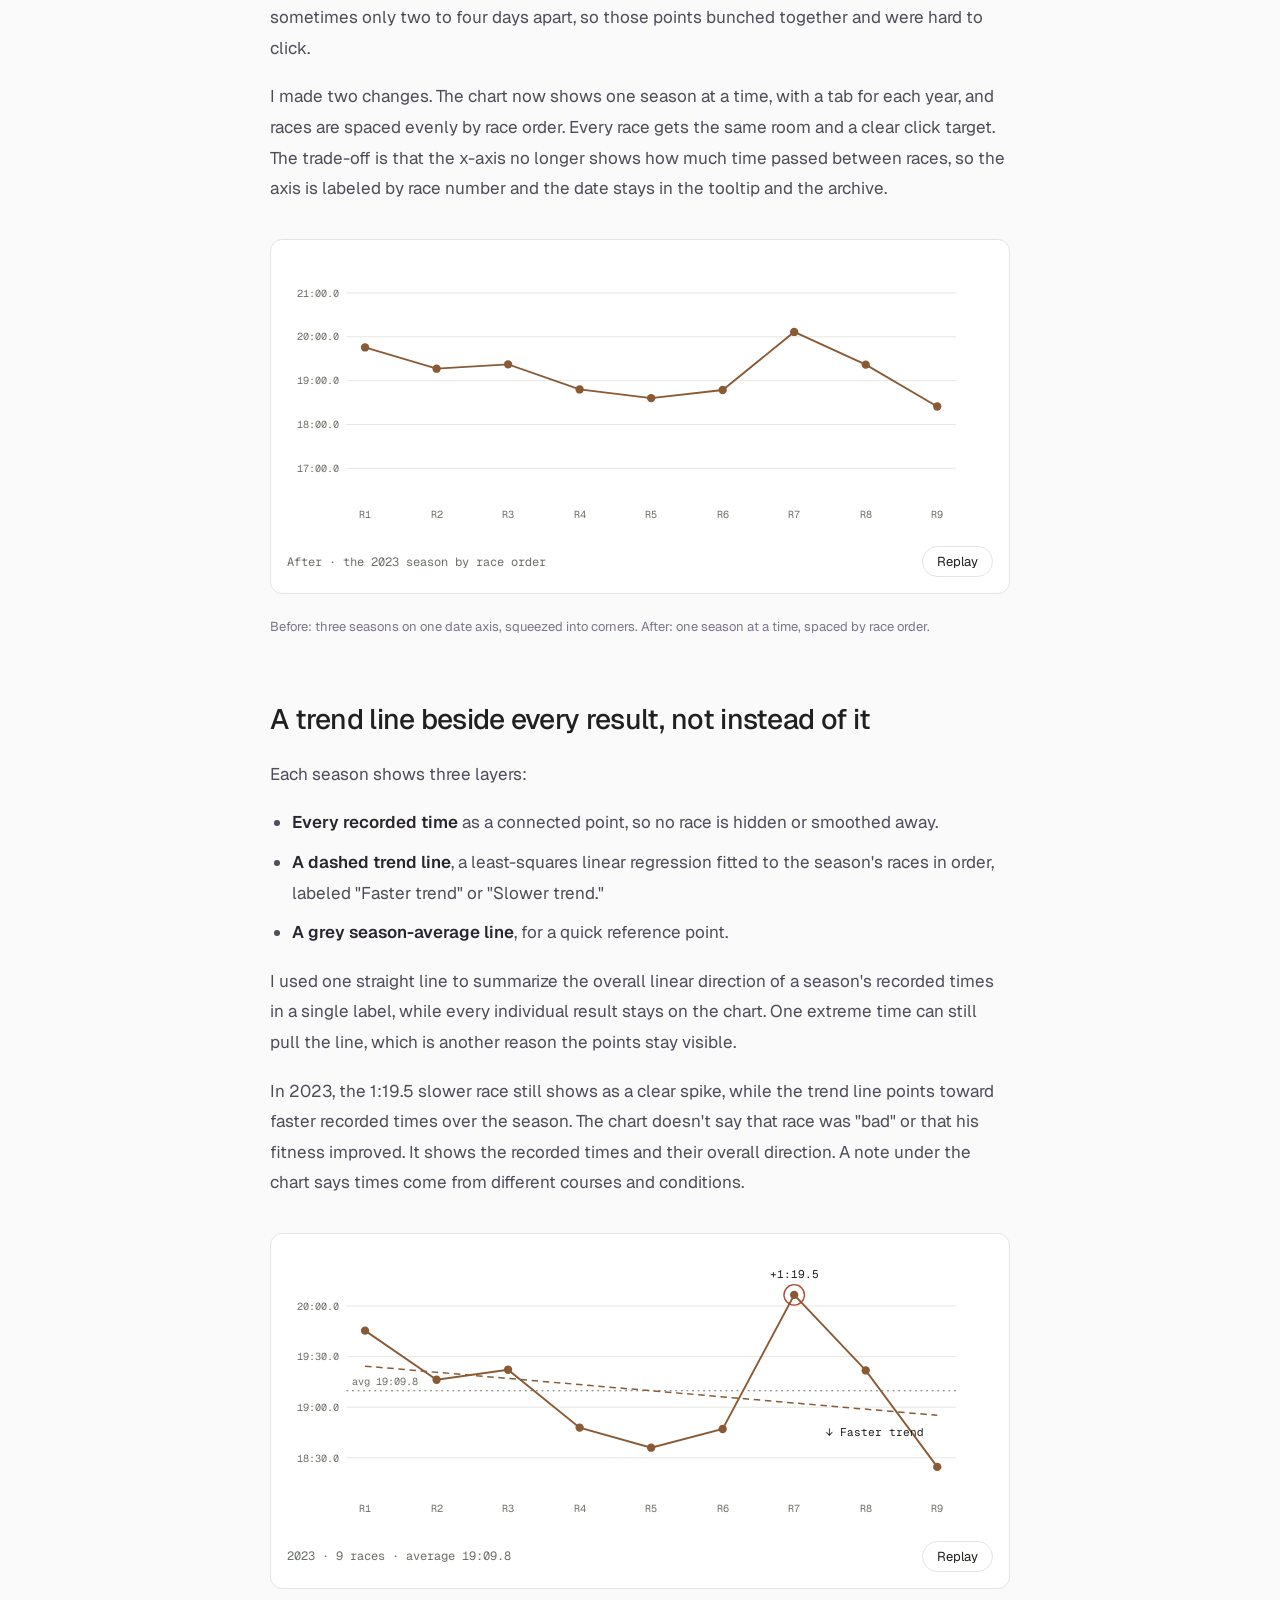
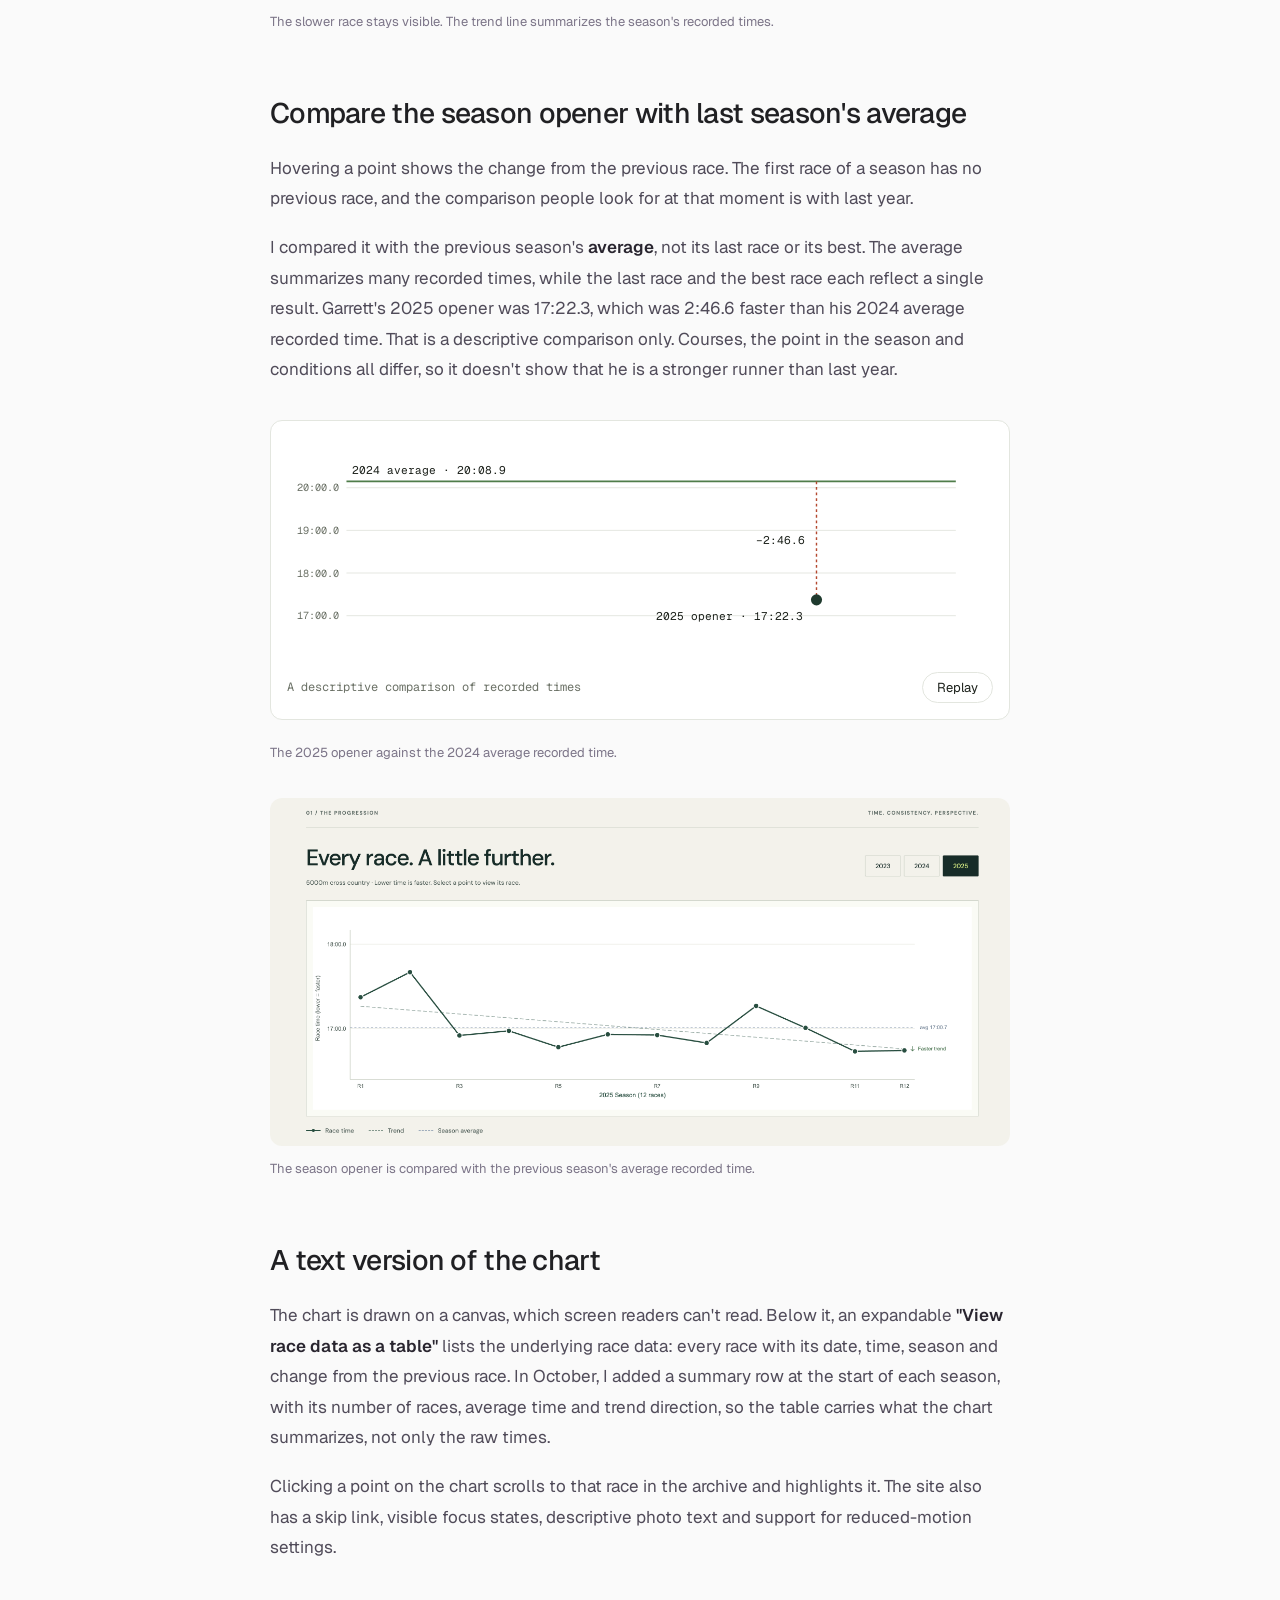
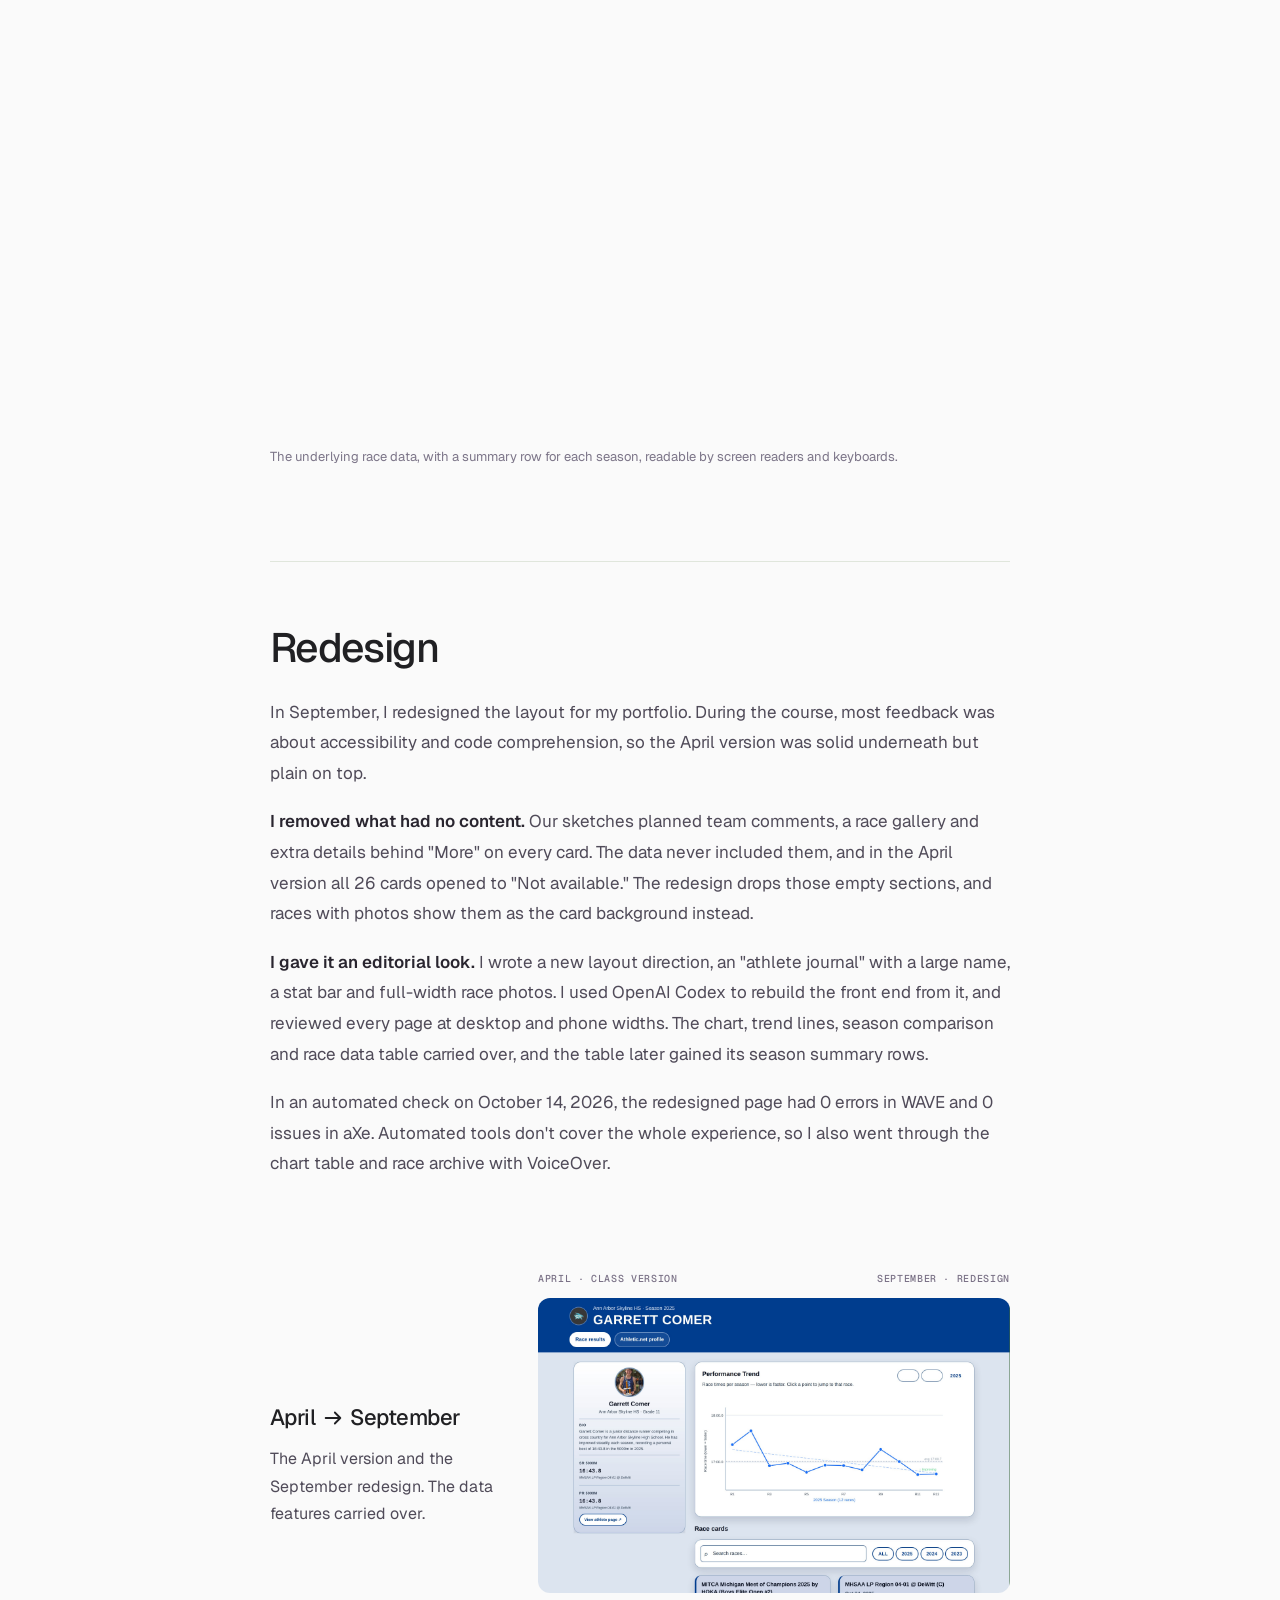
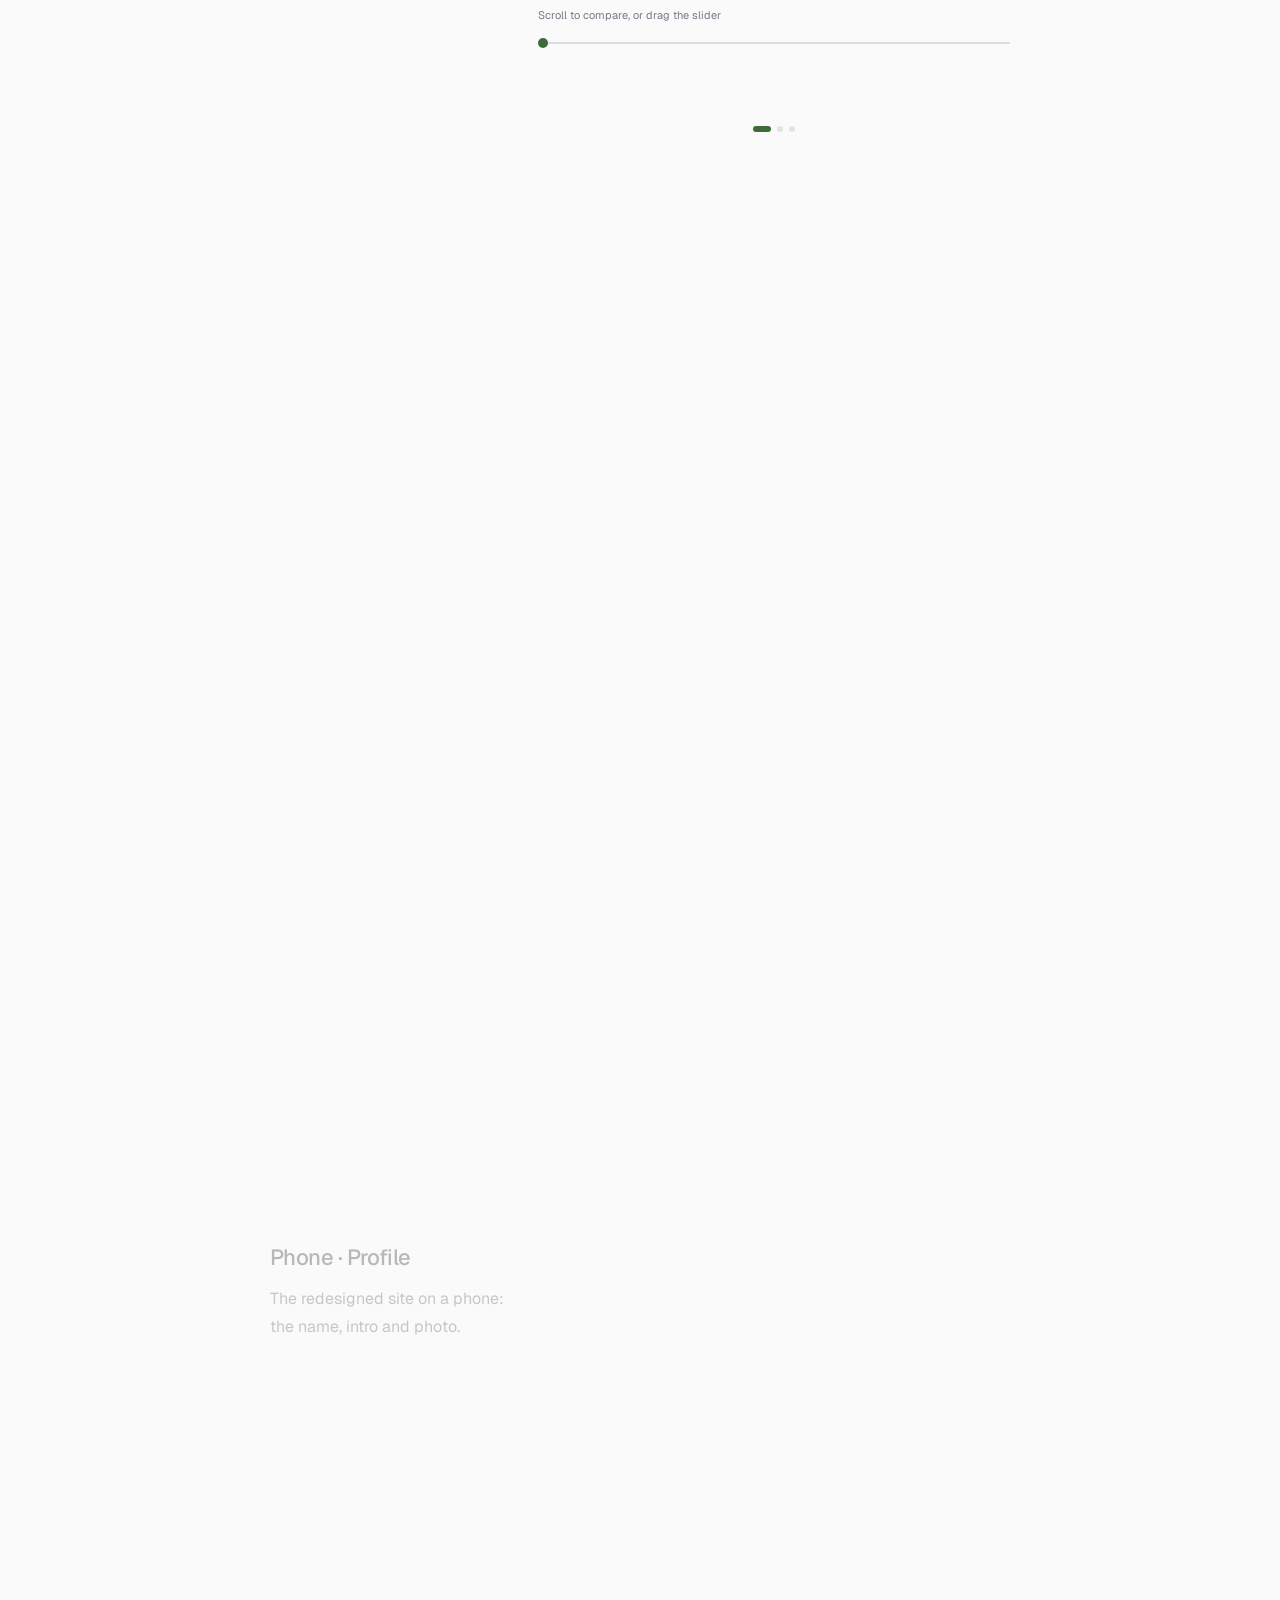
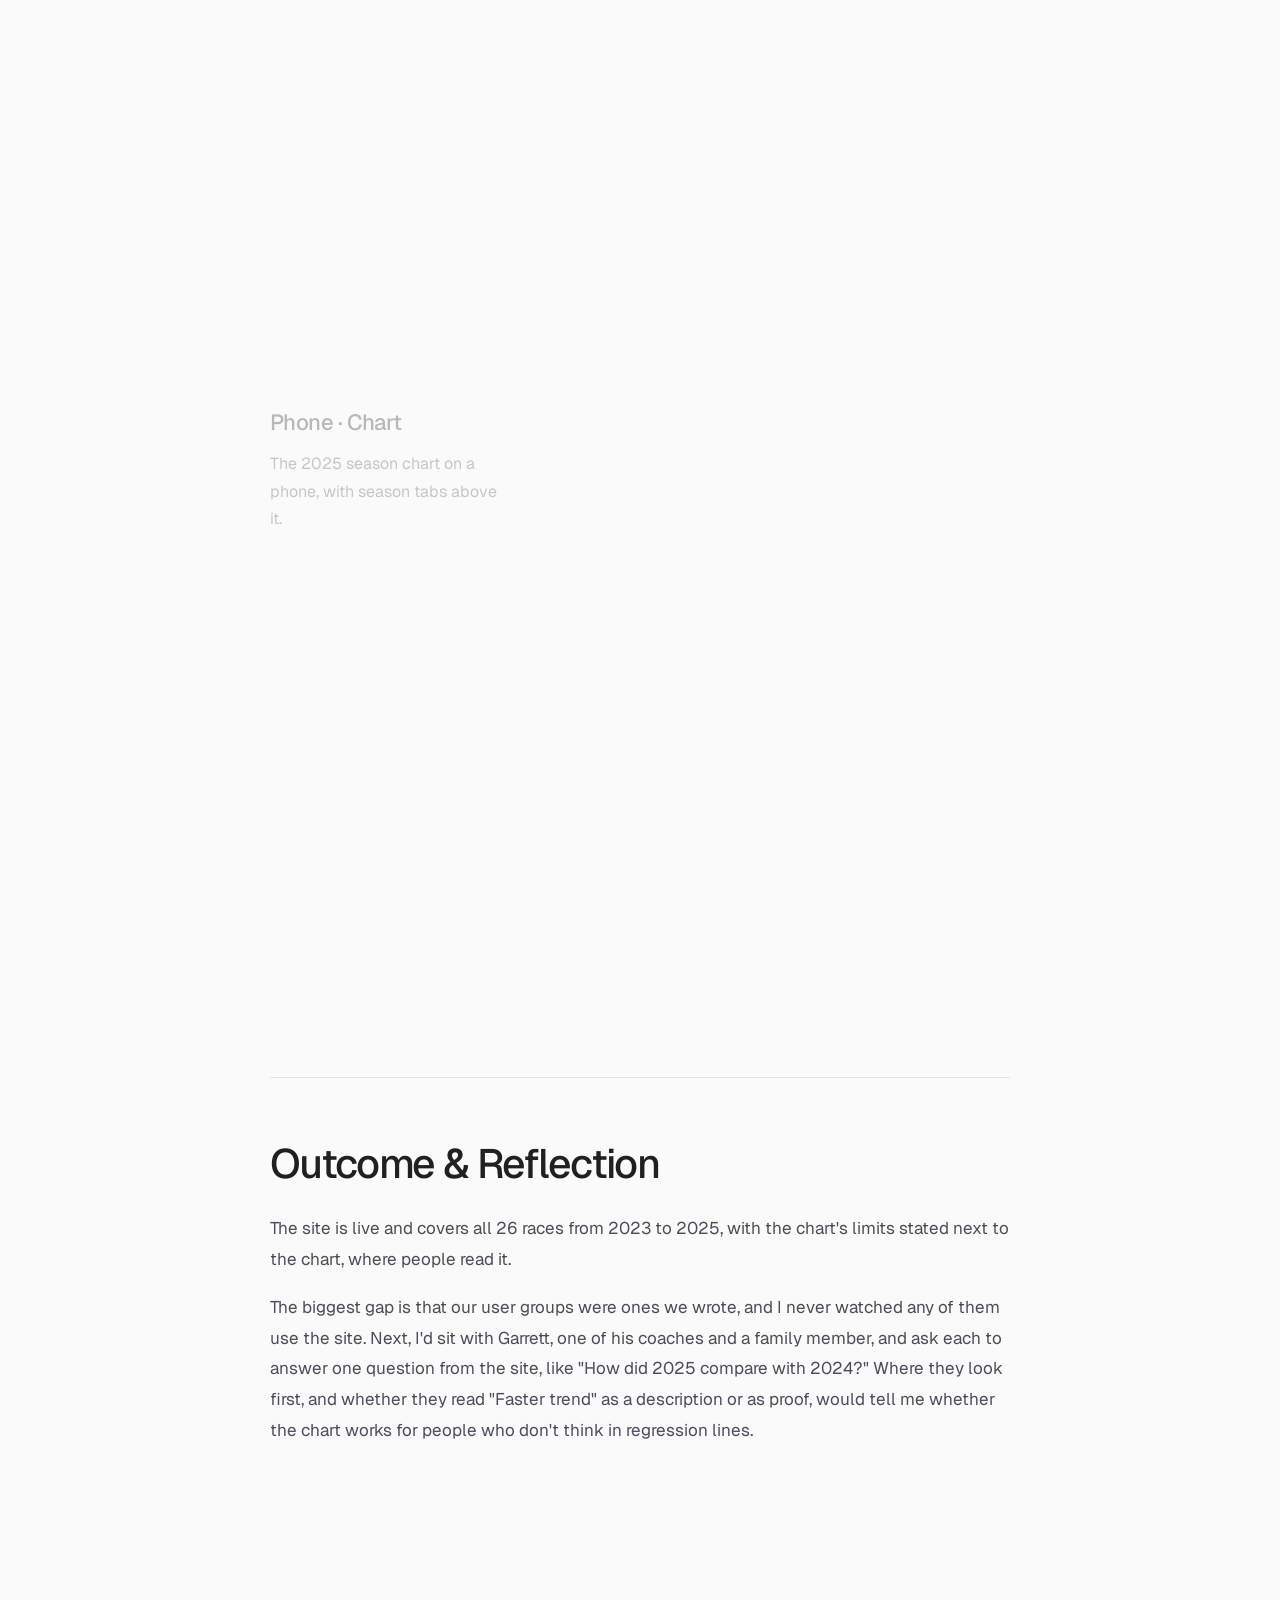
<file: garrett.html>
<!doctype html><html lang="en"><head><meta charset="utf-8"><meta name="viewport" content="width=device-width,initial-scale=1"><title>Garrett Comer — Serina Zou</title><meta name="description" content="Garrett Comer: Serina Zou’s data visualization, accessibility and front-end case study for a high school runner’s race results."><link rel="icon" href="data:image/svg+xml,%3Csvg xmlns='http://www.w3.org/2000/svg' viewBox='0 0 32 32'%3E%3Crect width='32' height='32' fill='%23181818'/%3E%3Ctext x='4' y='23' fill='white' font-size='19'%3ESZ%3C/text%3E%3C/svg%3E"><style>
*{box-sizing:border-box}html{scroll-behavior:smooth;scroll-padding-top:85px}body{margin:0;background:#fafafa;color:#191919;font-family:Arial,Helvetica,sans-serif}a{color:inherit}button{font:inherit;cursor:pointer}header{height:76px;display:flex;justify-content:space-between;align-items:center;padding:0 4vw;border-bottom:1px solid #ccc;background:#fafafaf2;position:sticky;top:0;z-index:10}.brand{text-decoration:none;font-weight:700;font-size:18px}nav{display:flex;gap:26px}nav a{text-decoration:none;font-size:14px}.stamp{font-size:12px;letter-spacing:.08em;text-transform:uppercase;color:#666}.hero{min-height:calc(100svh - 76px);position:relative;padding:6vh 4vw 32px;display:flex;flex-direction:column;justify-content:space-between;overflow:hidden}.hero h1{font-size:clamp(72px,15.5vw,240px);letter-spacing:-.085em;line-height:.9;margin:3vh 0 0;position:relative;z-index:1;font-weight:600}.hero .identity{font-size:14px;letter-spacing:.13em;margin-top:22px}.object{position:absolute;left:37%;top:32%;width:32%;height:36%;border:1px dashed #777;transform:rotate(-7deg);background:#e8e8e8e8;z-index:2;display:flex;flex-direction:column;justify-content:center;align-items:center;gap:16px;box-shadow:18px 18px 0 #dddddd80}.object span{font-size:13px;color:#555;max-width:210px;text-align:center;line-height:1.5}.object b{font-size:17px;font-weight:400}.hero-bottom{display:flex;justify-content:space-between;align-items:end;gap:30px}.hero-bottom p{max-width:360px;font-size:21px;line-height:1.4;margin:0}.hero-bottom a{font-size:14px}.transition{padding:25px 4vw;border-top:1px dashed #aaa;border-bottom:1px dashed #aaa;color:#777;font-size:13px;display:flex;justify-content:space-between}.section-head{padding:80px 4vw 35px;display:flex;align-items:baseline;justify-content:space-between}.section-head h2{font-size:clamp(36px,5vw,70px);letter-spacing:-.05em;margin:0;font-weight:500}.chapter{padding:45px 4vw 70px;border-top:1px solid #bbb;min-height:85vh;display:grid;grid-template-columns:1fr 2fr;gap:5vw;align-items:center}.chapter:first-of-type .preview{min-height:500px}.chapter:nth-of-type(even){background:#f0f0f0}.num{font-size:14px;color:#777;margin-bottom:35px}.chapter h3{font-size:clamp(32px,3.8vw,60px);letter-spacing:-.055em;line-height:1.05;font-weight:500;margin:0 0 22px}.tags{font-size:14px;line-height:1.6;color:#555}.summary{font-size:17px;line-height:1.6;max-width:360px}.evidence{font-size:13px;color:#777;border-left:2px solid #aaa;padding-left:12px;line-height:1.6;margin:25px 0}.case-link{background:transparent;border:0;border-bottom:1px solid #191919;padding:6px 0;font-size:14px}.preview{min-height:430px;border:1px solid #aaa;background:#e1e1e1;display:flex;flex-direction:column}.browserbar{height:34px;border-bottom:1px solid #aaa;padding:10px 14px;font-size:12px;color:#666;background:#eee}.placeholder{flex:1;display:flex;align-items:center;justify-content:center;text-align:center;padding:30px;background:repeating-linear-gradient(135deg,transparent,transparent 22px,#00000003 22px,#00000003 23px)}.placeholder p{font-size:16px;color:#666;line-height:1.7}.placeholder small{font-size:13px}.watch{width:220px;height:310px;border:15px solid #aaa;border-radius:52px;background:#ddd;display:flex;align-items:center;justify-content:center;text-align:center;line-height:1.7;color:#666;margin:50px auto}.watch-stage{background:#e9e9e9;min-height:430px;display:grid;place-items:center;border:1px dashed #aaa}.archive{padding:0 4vw 90px}.tabs{display:flex;gap:24px;border-bottom:1px solid #bbb;margin-bottom:40px;flex-wrap:wrap}.tabs button{border:0;border-bottom:2px solid transparent;background:none;padding:15px 0;color:#666;font-size:14px}.tabs button[aria-selected=true]{color:#111;border-bottom-color:#111}.gallery{display:grid;grid-template-columns:repeat(4,1fr);gap:25px;align-items:start}.art{margin:0}.art:nth-child(2){padding-top:45px}.art:nth-child(4){padding-top:65px}.tile{background:#e6e6e6;border:1px solid #aaa;min-height:220px;display:grid;place-items:center;color:#777;font-size:14px}.art:first-child .tile{height:300px}.art figcaption{font-size:14px;margin-top:14px;line-height:1.6}.art small{color:#777}.about{padding:90px 4vw;border-top:1px solid #aaa;display:grid;grid-template-columns:1fr 2fr;gap:5vw}.about h2{font-size:60px;letter-spacing:-.05em;font-weight:500;margin:0}.about p{font-size:28px;line-height:1.4;max-width:770px;margin:0 0 35px}.contact{display:flex;gap:25px;font-size:15px;color:#666}footer{padding:24px 4vw;border-top:1px solid #ccc;display:flex;justify-content:space-between;font-size:12px;color:#777}dialog{width:min(900px,90vw);max-height:85vh;border:1px solid #aaa;padding:35px;background:#fafafa}dialog::backdrop{background:#0007}dialog h2{font-size:35px;letter-spacing:-.04em}dialog p{line-height:1.6;color:#666}dialog .close{float:right;background:none;border:1px solid #aaa;padding:8px 15px}.case-sections{display:grid;grid-template-columns:1fr 1fr;gap:18px}.case-sections div{border-top:1px solid #bbb;padding:20px 0}.case-sections span{display:block;font-size:14px;color:#777;margin-top:12px;line-height:1.5}a:focus-visible,button:focus-visible{outline:2px solid #111;outline-offset:5px}[hidden]{display:none!important}@media(max-width:750px){header{height:66px}nav{gap:13px}nav a{font-size:12px}header .stamp{display:none}.hero{min-height:calc(100svh - 66px);padding-top:6vh}.hero h1{font-size:20vw}.identity{max-width:270px;line-height:1.7}.object{left:23%;top:35%;width:60%;height:30%}.hero-bottom p{font-size:17px;max-width:230px}.hero-bottom{gap:12px}.transition{line-height:1.5;gap:18px}.section-head{padding-top:55px}.chapter{grid-template-columns:1fr;gap:25px;min-height:0;padding-top:30px}.num{margin-bottom:18px}.chapter h3{max-width:500px}.summary{max-width:100%}.preview{min-height:300px}.watch-stage{min-height:360px}.gallery{grid-template-columns:1fr 1fr}.art:nth-child(n){padding-top:0}.tile{min-height:180px}.art:first-child .tile{height:230px}.about{grid-template-columns:1fr;padding-top:55px}.about h2{font-size:45px}.about p{font-size:23px}.tabs{gap:18px}.case-sections{grid-template-columns:1fr}footer{gap:20px;line-height:1.5}}@media(prefers-reduced-motion:reduce){html{scroll-behavior:auto}}

.sr-only{position:absolute!important;width:1px!important;height:1px!important;overflow:hidden;clip-path:inset(50%);white-space:nowrap}.hero{background:#171717;color:#fff;padding-top:3vh}.hero .stamp{color:#aaa}.tech-text{position:relative;width:100%;height:480px;touch-action:pan-y;user-select:none;z-index:3}.tech-text-canvas{display:block;width:100%;height:100%}.hero .identity{margin-top:0}.object{left:65%;top:62%;width:24%;height:20%;z-index:0;background:#2a2a2a;border-color:#777;box-shadow:12px 12px 0 #ffffff08;pointer-events:none}.object span{color:#aaa}.hero-bottom{position:relative;z-index:1;margin-top:35px}.hero{min-height:calc(100svh - 76px)}@media(max-width:750px){.tech-text{height:320px}.object{left:56%;top:60%;width:37%;height:18%}.object b{font-size:13px}.object span{font-size:11px}.hero-bottom{margin-top:160px}}
</style><link rel="preconnect" href="https://fonts.googleapis.com"><link rel="preconnect" href="https://fonts.gstatic.com" crossorigin><link rel="stylesheet" href="https://fonts.googleapis.com/css2?family=Geist:wght@400;500;600;700&family=Geist+Mono:wght@400;500&display=swap"><link rel="stylesheet" href="folder-menu.css"><style>
header{background:#171717;color:white;border-color:#333}.more{border:1px solid #555;background:none;color:white;border-radius:50%;width:44px;height:44px;font-size:24px}.home-page{background:#171717;color:white}.home-page main{height:calc(100svh - 76px);min-height:620px;position:relative;padding:0 4vw;overflow:hidden}.home-name{height:480px}.intro-copy{position:absolute;left:5vw;bottom:10vh;width:46%;max-width:550px;font-size:clamp(18px,2vw,27px);line-height:1.5;letter-spacing:-.025em}.intro-copy p{margin:0}.intro-copy small{display:block;color:#aaa;font-size:15px;margin-top:14px}#folder-root{position:absolute;right:10vw;bottom:10vh;z-index:4}.folder-float__trigger:focus-visible,.more:focus-visible{outline:2px solid white;outline-offset:5px}.folder-float__item:focus-visible{outline:2px solid #888;outline-offset:4px}.nav-panel{margin:0 0 0 auto;width:min(460px,100vw);height:100svh;max-height:100svh;max-width:100vw;background:#222;color:white;border:0;padding:35px}.nav-panel::backdrop{background:#0008}.nav-panel .close{color:white;border:1px solid #666;background:none;padding:10px 15px}.nav-panel nav{display:flex;flex-direction:column;gap:24px;margin-top:100px}.nav-panel nav a{font-size:30px;text-decoration:none}.nav-panel .stamp{display:block;margin-top:35px;color:#aaa}.loader{position:fixed;inset:0;background:#171717;color:white;z-index:100;display:flex;flex-direction:column;justify-content:center;align-items:center;gap:28px;transition:opacity .35s}.loader.finished{opacity:0;pointer-events:none}.loader-mark{font-size:80px;font-weight:600;letter-spacing:-.07em}.loader-track{width:180px;height:2px;background:#444;overflow:hidden}.loader-track span{display:block;height:100%;width:45%;background:white;animation:loading-slide 1s ease-in-out infinite}.loader small{font-size:12px;color:#aaa;letter-spacing:.1em}@keyframes loading-slide{from{transform:translateX(-110%)}to{transform:translateX(340%)}}.resume-page{padding:90px 6vw;min-height:calc(100svh - 76px)}.resume-page h1{font-size:70px;letter-spacing:-.06em;font-weight:500}.resume-page p{font-size:18px;color:#555}.resume-placeholder{margin-top:45px;min-height:400px;border:1px dashed #aaa;display:grid;place-items:center;color:#777}.about{min-height:calc(100svh - 76px);border:0}.home-page .tech-text{height:100%}@media(max-width:750px){.home-page main{height:calc(100svh - 66px);min-height:680px}.home-name{height:280px}.intro-copy{top:285px;bottom:auto;left:5vw;width:90%;font-size:21px}.intro-copy small{font-size:14px}#folder-root{right:calc((100vw - 200px)/2);bottom:40px}.folder-float{font-size:12px}.nav-panel{padding:25px}}@media(prefers-reduced-motion:reduce){.loader-track span{animation:none;width:100%}.loader{transition:none}}
</style><link rel="stylesheet" href="header-menu.css?v=5"><link rel="stylesheet" href="decrypted-titles.css?v=3"><link rel="stylesheet" href="flobrain-case.css?v=10"><link rel="stylesheet" href="garrett-case.css?v=highlight5"><link rel="stylesheet" href="garrett-motion.css?v=1"><link rel="stylesheet" href="garrett-story.css?v=2"></head><body class="case-page garrett-case"><header><a class="brand" href="index.html?v=content1">Serina Zou</a><div class="header-actions">
<div class="header-disclosure"><button class="header-icon cat-link" aria-label="Meet my cat!" aria-expanded="false" aria-controls="cat-links"><svg xmlns="http://www.w3.org/2000/svg" viewBox="0 0 32 32" fill="none" aria-hidden="true"><path d="M6.4 15.1C5.7 12.7 5.3 7.3 7.1 5.5c1.5-1.1 5.1 2.6 6.1 3.1a16 16 0 0 1 5.6 0c1.5-.9 4.5-4 6-2.8 1.7 1.4 1 7 .6 9.3 1.2 1.9 1.6 3.9 1.1 6.1C25.5 25.7 21 28 16 28S6.5 25.7 5.5 21.2c-.5-2.2-.2-4.2.9-6.1Z" stroke="currentColor" stroke-width="2.2" stroke-linecap="round" stroke-linejoin="round"/><g fill="currentColor"><ellipse cx="11.6" cy="17.8" rx="1.25" ry="1.75"/><ellipse cx="20.4" cy="17.8" rx="1.25" ry="1.75"/><path d="M14.4 21.2q1.6-1 3.2 0L16 22.6Z"/></g><path d="M16 22.5c-.8 1.3-2 1.1-2.7.5m2.7-.5c.8 1.3 2 1.1 2.7.5M7 20l-4.4-.8M7.4 23l-4 1.1M25 20l4.4-.8M24.6 23l4 1.1" stroke="currentColor" stroke-width="1.65" stroke-linecap="round" stroke-linejoin="round"/></svg></button><div class="header-pills" id="cat-links" inert><a class="header-pill" href="cat/animation.html?v=groom-ear9">Meet my cat!</a></div></div>
<div class="header-disclosure"><button class="header-icon more" aria-label="More" aria-expanded="false" aria-controls="header-navigation"><svg viewBox="0 0 24 24" fill="currentColor" aria-hidden="true"><circle cx="5" cy="12" r="1.6"/><circle cx="12" cy="12" r="1.6"/><circle cx="19" cy="12" r="1.6"/></svg></button><nav class="header-pills" id="header-navigation" aria-label="Portfolio pages" inert><a class="header-pill" style="--item:0" href="selected-projects.html?v=content1">Selected Projects</a><a class="header-pill" style="--item:1" href="other-work.html?v=content1">Other Work</a><a class="header-pill" style="--item:2" href="about.html?v=content1">About Me</a><a class="header-pill" style="--item:3" href="resume.html?v=content1">Résumé</a></nav></div>
</div></header><main id="main-content">
<section class="case-hero case-container"><a class="back-link" href="selected-projects.html?v=content1"><svg class="link-arrow arrow-left" width="20" height="20" viewBox="0 0 24 24" fill="none" xmlns="http://www.w3.org/2000/svg" aria-hidden="true"><path d="M4 12H20M20 12L14 6M20 12L14 18" stroke="currentColor" stroke-width="2" stroke-linecap="round" stroke-linejoin="round"/></svg> Selected Projects</a>
<div class="case-eyebrow">Data Visualization · Accessibility · Front-end</div><h1 data-decrypted-title data-decrypt-words>Garrett Comer</h1>
<p class="tagline">An athlete profile website that makes a high school runner's race times easier to compare within and across seasons, without overstating what they show.</p>
<div class="meta"><div><b>Role</b>Layout sketches (team) · Design &amp; front-end development (solo)</div><div><b>Context</b>SI 338 Web Design, Development &amp; Accessibility, University of Michigan</div><div><b>Duration</b>Jan–Apr 2026, redesigned Sep 2026</div><div><b>Status</b>Live</div></div>
<p><strong>What I did</strong> Garrett Comer, a cross-country runner at Ann Arbor Skyline High School, agreed to let our class use his race results. With two classmates, I planned the site and drew its layout sketches. I then built it on my own as my final project: a season chart with trend lines, a searchable race archive, and a data table for people who can't use the chart.</p>
<a class="cta" href="https://serinazou.com/garrett-performance/" target="_blank" rel="noopener">View the live site <svg class="link-arrow arrow-right" width="20" height="20" viewBox="0 0 24 24" fill="none" xmlns="http://www.w3.org/2000/svg" aria-hidden="true"><path d="M4 12H20M20 12L14 6M20 12L14 18" stroke="currentColor" stroke-width="2" stroke-linecap="round" stroke-linejoin="round"/></svg></a>
<figure class="wide">
  <video id="garrett-case-preview" controls autoplay muted loop playsinline preload="metadata" width="2940" height="1592" poster="assets/garrett/video/garrett-preview-poster.jpg" aria-label="Garrett Comer website walkthrough"><source src="assets/garrett/video/garrett-preview.mp4" type="video/mp4">Your browser does not support embedded video. <a href="assets/garrett/video/garrett-preview.mp4">Watch the website walkthrough</a>.</video>
  <figcaption>A walkthrough of Garrett Comer's athlete profile and race performance website.</figcaption>
</figure>
</section>
<div class="case-container story-layout"><aside class="story-nav"><nav aria-label="Case study sections"><a href="#problem">Problem</a><a href="#planning">Planning</a><a href="#first-build">First Build</a><a href="#decisions">Key Decisions</a><a href="#redesign">Redesign</a><a href="#reflection">Reflection</a></nav></aside><div class="story-content">
<section id="problem" class="story-section"><h2>Problem</h2>
<p>Garrett runs the 5000m in cross country. His results live on Athletic.net, one meet at a time. That works for looking up a single race, but not for seeing how a season went or how this year compares with last year.</p>
<p>Our team set three groups of users and their goals. We didn't interview them, so these were goals we wrote, not research findings:</p>
<ul>
  <li><strong>Garrett:</strong> see how his times changed, and find a specific race again.</li>
  <li><strong>Coaches:</strong> compare seasons and spot races that stood out.</li>
  <li><strong>Family:</strong> follow along without needing to read a results table.</li>
</ul>
<p>I copied Garrett's results from Athletic.net into a spreadsheet: 26 races from August 2023 to November 2025, with the date, time, place and grade for each.</p>
<p>Comparing raw times is hard. Cross-country courses differ, so recorded times jump up and down from week to week. In 2023, one race was 1:19.5 slower than the race before it. Read one result at a time, that looks like a slump. Read across the season, later races in 2023 were still recorded faster than early ones. <strong class="highlight-sweep">The design problem was making that comparison easy without letting the page claim more than the times can show.</strong></p>
</section>
<section id="planning" class="story-section"><h2>Planning As A Team</h2>
<p>We modeled four entity types: team, race, athlete and result. Each became a repeatable page section, so a new race could be added without touching the HTML. Before any styling, we built the page as plain, unstyled HTML that read in a sensible order on its own.</p>
<p>I drew the layouts for phone and large screens. Both put the most recent race first and show place, grade and time on every card, with everything else behind a "More" button.</p>
<figure class="wide">
  <div class="pair"><div><div class="lbl">Phone sketch</div><button class="image-expand" type="button" aria-label="Enlarge image: Hand-drawn phone wireframe: race cards stacked newest first, the athlete profile collapsed, and comments and gallery links hidden behind a More button."><img src="assets/garrett/process/sketch-mobile.jpg" width="3508" height="2480" loading="lazy" decoding="async" alt="Hand-drawn phone wireframe: race cards stacked newest first, the athlete profile collapsed, and comments and gallery links hidden behind a More button."><span class="image-expand-hint" aria-hidden="true">View larger <svg class="link-arrow arrow-right" width="20" height="20" viewBox="0 0 24 24" fill="none" aria-hidden="true"><path d="M4 12H20M20 12L14 6M20 12L14 18" stroke="currentColor" stroke-width="2" stroke-linecap="round" stroke-linejoin="round"/></svg></span></button></div><div><div class="lbl">Large-screen sketch</div><button class="image-expand" type="button" aria-label="Enlarge image: Hand-drawn large-screen wireframe: the athlete profile fixed on the left and the race list scrolling on the right, with a filter panel."><img src="assets/garrett/process/sketch-large-screen.jpg" width="3508" height="2480" loading="lazy" decoding="async" alt="Hand-drawn large-screen wireframe: the athlete profile fixed on the left and the race list scrolling on the right, with a filter panel."><span class="image-expand-hint" aria-hidden="true">View larger <svg class="link-arrow arrow-right" width="20" height="20" viewBox="0 0 24 24" fill="none" aria-hidden="true"><path d="M4 12H20M20 12L14 6M20 12L14 18" stroke="currentColor" stroke-width="2" stroke-linecap="round" stroke-linejoin="round"/></svg></span></button></div></div>
  <figcaption>My layout sketches for phone and large screens.</figcaption>
</figure>
<figure class="wide">
  <button class="image-expand" type="button" aria-label="Enlarge image: An unstyled web page with a skip link, Garrett&#x27;s profile with grade, season record and personal record, and a numbered list of race cards."><img src="assets/garrett/process/team-skeleton.jpg" width="2903" height="1476" loading="lazy" decoding="async" alt="An unstyled web page with a skip link, Garrett&#x27;s profile with grade, season record and personal record, and a numbered list of race cards."><span class="image-expand-hint" aria-hidden="true">View larger <svg class="link-arrow arrow-right" width="20" height="20" viewBox="0 0 24 24" fill="none" aria-hidden="true"><path d="M4 12H20M20 12L14 6M20 12L14 18" stroke="currentColor" stroke-width="2" stroke-linecap="round" stroke-linejoin="round"/></svg></span></button>
  <figcaption>Our team&#x27;s unstyled HTML skeleton. Structure first, styling later.</figcaption>
</figure>
</section>
<section id="first-build" class="story-section"><h2>First Build: Race Cards</h2>
<p>My first build was mobile-first: a single column of race cards, with search and year filters above the list. I checked it with WAVE and aXe. aXe flagged color contrast and element sizes, which I fixed. By the April final, both tools reported no errors.</p>
<p>The cards gave every race a searchable, filterable entry. But they couldn't answer the season questions we had set. To compare races, a visitor had to remember times from card to card and do the math in their head. The archive needed a companion that showed a whole season at once.</p>
<figure class="wide">
  <button class="image-expand" type="button" aria-label="Enlarge image: The first build: a blue header, the athlete profile on the left, and a grid of race cards with search and year filters."><img src="assets/garrett/screens/v1-race-cards.jpg" width="2880" height="1800" loading="lazy" decoding="async" alt="The first build: a blue header, the athlete profile on the left, and a grid of race cards with search and year filters."><span class="image-expand-hint" aria-hidden="true">View larger <svg class="link-arrow arrow-right" width="20" height="20" viewBox="0 0 24 24" fill="none" aria-hidden="true"><path d="M4 12H20M20 12L14 6M20 12L14 18" stroke="currentColor" stroke-width="2" stroke-linecap="round" stroke-linejoin="round"/></svg></span></button>
  <figcaption>The first build: good for finding one race, not for comparing a season.</figcaption>
</figure>
</section>
<section id="decisions" class="story-section"><h2>Key Decisions</h2>
<h3>Space races by order, not by date</h3>
<p>My first chart in April put all three seasons on one date axis. Most of the width went to the summers between seasons, when there were no races. Within a season, meets were sometimes only two to four days apart, so those points bunched together and were hard to click.</p>
<p>I made two changes. The chart now shows one season at a time, with a tab for each year, and races are spaced evenly by race order. Every race gets the same room and a clear click target. The trade-off is that the x-axis no longer shows how much time passed between races, so the axis is labeled by race number and the date stays in the tooltip and the archive.</p>
<figure class="gc-motion wide" data-gc="axis">
  <div class="gc-stage">
    <svg class="gc-svg" role="img" aria-label="Animated chart. Before: all 26 races from 2023 to 2025 sit in three narrow clusters on one date axis. After: 2024 and 2025 fade out and the nine 2023 races spread evenly by race order."></svg>
    <div class="gc-bar"><span class="gc-tag" data-gc-tag aria-live="polite">After · the 2023 season by race order</span><button class="gc-replay" type="button" data-gc-replay>Replay</button></div>
  </div>
  <figcaption>Before: three seasons on one date axis, squeezed into corners. After: one season at a time, spaced by race order.</figcaption>
</figure>
<h3>A trend line beside every result, not instead of it</h3>
<p>Each season shows three layers:</p>
<ul>
  <li><strong>Every recorded time</strong> as a connected point, so no race is hidden or smoothed away.</li>
  <li><strong>A dashed trend line</strong>, a least-squares linear regression fitted to the season's races in order, labeled "Faster trend" or "Slower trend."</li>
  <li><strong>A grey season-average line</strong>, for a quick reference point.</li>
</ul>
<p>I used one straight line to summarize the overall linear direction of a season's recorded times in a single label, while every individual result stays on the chart. One extreme time can still pull the line, which is another reason the points stay visible.</p>
<p>In 2023, the 1:19.5 slower race still shows as a clear spike, while the trend line points toward faster recorded times over the season. The chart doesn't say that race was "bad" or that his fitness improved. It shows the recorded times and their overall direction. A note under the chart says times come from different courses and conditions.</p>
<figure class="gc-motion wide" data-gc="trend">
  <div class="gc-stage">
    <svg class="gc-svg" role="img" aria-label="Animated chart of Garrett's nine 2023 races. The points appear one at a time, the seventh race is circled as 1:19.5 slower than the race before it, and a dashed trend line then draws toward faster times. Season average 19:09.8."></svg>
    <div class="gc-bar"><span class="gc-tag">2023 · 9 races · average 19:09.8</span><button class="gc-replay" type="button" data-gc-replay>Replay</button></div>
  </div>
  <figcaption>The slower race stays visible. The trend line summarizes the season's recorded times.</figcaption>
</figure>
<h3>Compare the season opener with last season's average</h3>
<p>Hovering a point shows the change from the previous race. The first race of a season has no previous race, and the comparison people look for at that moment is with last year.</p>
<p>I compared it with the previous season's <strong>average</strong>, not its last race or its best. The average summarizes many recorded times, while the last race and the best race each reflect a single result. Garrett's 2025 opener was 17:22.3, which was 2:46.6 faster than his 2024 average recorded time. That is a descriptive comparison only. Courses, the point in the season and conditions all differ, so it doesn't show that he is a stronger runner than last year.</p>
<figure class="gc-motion wide" data-gc="opener">
  <div class="gc-stage">
    <svg class="gc-svg" role="img" aria-label="Animated comparison. The 2024 season average line at 20:08.9 draws first, then the 2025 opener at 17:22.3 drops in below it, 2:46.6 faster."></svg>
    <div class="gc-bar"><span class="gc-tag">A descriptive comparison of recorded times</span><button class="gc-replay" type="button" data-gc-replay>Replay</button></div>
  </div>
  <figcaption>The 2025 opener against the 2024 average recorded time.</figcaption>
</figure>
<figure class="wide">
  <button class="image-expand" type="button" aria-label="Enlarge image: The 2025 season chart showing twelve races, a dashed faster trend and the 17:00.7 season average."><img src="assets/garrett/charts/season-chart-2025.png" width="2852" height="1340" loading="lazy" decoding="async" alt="The 2025 season chart showing twelve races, a dashed faster trend and the 17:00.7 season average."><span class="image-expand-hint" aria-hidden="true">View larger <svg class="link-arrow arrow-right" width="20" height="20" viewBox="0 0 24 24" fill="none" aria-hidden="true"><path d="M4 12H20M20 12L14 6M20 12L14 18" stroke="currentColor" stroke-width="2" stroke-linecap="round" stroke-linejoin="round"/></svg></span></button>
  <figcaption>The season opener is compared with the previous season&#x27;s average recorded time.</figcaption>
</figure>
<h3>A text version of the chart</h3>
<p>The chart is drawn on a canvas, which screen readers can't read. Below it, an expandable <strong>"View race data as a table"</strong> lists the underlying race data: every race with its date, time, season and change from the previous race. In October, I added a summary row at the start of each season, with its number of races, average time and trend direction, so the table carries what the chart summarizes, not only the raw times.</p>
<p>Clicking a point on the chart scrolls to that race in the archive and highlights it. The site also has a skip link, visible focus states, descriptive photo text and support for reduced-motion settings.</p>
<figure class="wide">
  <button class="image-expand" type="button" aria-label="Enlarge image: Race data table with race names, dates, times, years, changes from the previous race, and season summary rows."><img src="assets/garrett/charts/race-data-table.png" width="2692" height="1588" loading="lazy" decoding="async" alt="Race data table with race names, dates, times, years, changes from the previous race, and season summary rows."><span class="image-expand-hint" aria-hidden="true">View larger <svg class="link-arrow arrow-right" width="20" height="20" viewBox="0 0 24 24" fill="none" aria-hidden="true"><path d="M4 12H20M20 12L14 6M20 12L14 18" stroke="currentColor" stroke-width="2" stroke-linecap="round" stroke-linejoin="round"/></svg></span></button>
  <figcaption>The underlying race data, with a summary row for each season, readable by screen readers and keyboards.</figcaption>
</figure>
</section>
<section id="redesign" class="story-section"><h2>Redesign</h2>
<p>In September, I redesigned the layout for my portfolio. During the course, most feedback was about accessibility and code comprehension, so the April version was solid underneath but plain on top.</p>
<p><strong>I removed what had no content.</strong> Our sketches planned team comments, a race gallery and extra details behind "More" on every card. The data never included them, and in the April version all 26 cards opened to "Not available." The redesign drops those empty sections, and races with photos show them as the card background instead.</p>
<p><strong>I gave it an editorial look.</strong> I wrote a new layout direction, an "athlete journal" with a large name, a stat bar and full-width race photos. I used OpenAI Codex to rebuild the front end from it, and reviewed every page at desktop and phone widths. The chart, trend lines, season comparison and race data table carried over, and the table later gained its season summary rows.</p>
<p>In an automated check on October 14, 2026, the redesigned page had 0 errors in WAVE and 0 issues in aXe. Automated tools don't cover the whole experience, so I also went through the chart table and race archive with VoiceOver.</p>
<div class="gc-redesign-story" id="redesign-story">
 <div class="gc-story-pin">
  <div class="gc-story-panels">
   <figure class="gc-story-panel is-active" data-story-panel="desktop">
    <div class="comparison-labels"><span>April · Class Version</span><span>September · Redesign</span></div>
    <div class="gc-desktop-comparison" style="--after-progress:0%">
     <img src="assets/garrett/screens/home-april.jpg" width="2880" height="1800" loading="lazy" alt="April class version: blue header, athlete profile and race cards.">
     <img class="gc-desktop-after" src="assets/garrett/screens/home-current.jpg" width="2880" height="1800" loading="lazy" alt="September redesign: editorial typography, athlete photograph and stat bar.">
     <span class="comparison-divider" aria-hidden="true"></span>
    </div>
    <label class="comparison-control" for="redesign-slider"><span>Scroll to compare, or drag the slider</span><input id="redesign-slider" type="range" min="0" max="100" step="1" value="0" aria-label="Amount of the September redesign shown" aria-valuetext="0% September"></label>
   </figure>
   <figure class="gc-story-panel gc-story-phone" data-story-panel="profile" aria-hidden="true" inert>
    <div class="comparison-labels"><span>Phone · Profile</span></div>
    <button class="image-expand" type="button" aria-label="Enlarge mobile profile"><img src="assets/garrett/screens/mobile-home.jpg" width="1170" height="2532" loading="lazy" alt="The redesigned athlete profile on a phone, with Garrett's name, introduction and photo."></button>
   </figure>
   <figure class="gc-story-panel gc-story-phone" data-story-panel="chart" aria-hidden="true" inert>
    <div class="comparison-labels"><span>Phone · Chart</span></div>
    <button class="image-expand" type="button" aria-label="Enlarge mobile chart"><img src="assets/garrett/screens/mobile-chart.jpg" width="1170" height="2532" loading="lazy" alt="The 2025 season chart on a phone, with season tabs above it."></button>
   </figure>
  </div>
  <div class="gc-story-dots" aria-hidden="true"><i class="is-active"></i><i></i><i></i></div>
 </div>
 <div class="gc-story-steps">
  <div class="gc-story-step is-active"><div class="gc-step-copy"><h3 class="gc-redesign-title">April <svg class="gc-title-arrow" width="100%" height="100%" viewBox="0 0 24 24" fill="none" xmlns="http://www.w3.org/2000/svg" aria-hidden="true"><path d="M4 12H20M20 12L14 6M20 12L14 18" stroke="currentColor" stroke-width="2" stroke-linecap="round" stroke-linejoin="round"/></svg> September</h3><p>The April version and the September redesign. The data features carried over.</p></div></div>
  <div class="gc-story-step"><div class="gc-step-copy"><h3>Phone · Profile</h3><p>The redesigned site on a phone: the name, intro and photo.</p></div></div>
  <div class="gc-story-step"><div class="gc-step-copy"><h3>Phone · Chart</h3><p>The 2025 season chart on a phone, with season tabs above it.</p></div></div>
 </div>
</div>
</section>
<section id="reflection" class="story-section"><h2>Outcome &amp; Reflection</h2>
<p>The site is live and covers all 26 races from 2023 to 2025, with the chart's limits stated next to the chart, where people read it.</p>
<p>The biggest gap is that our user groups were ones we wrote, and I never watched any of them use the site. Next, I'd sit with Garrett, one of his coaches and a family member, and ask each to answer one question from the site, like "How did 2025 compare with 2024?" Where they look first, and whether they read "Faster trend" as a description or as proof, would tell me whether the chart works for people who don't think in regression lines.</p>
<p>I also learned to design for the data I actually have. The comment and gallery sections looked complete in the sketches, but with no content behind them, they only added empty clicks.</p>
</section>
</div></div>
<div class="case-container case-end"><a class="case-next-project" href="selected-projects.html#project-4"><small>Next Project</small><span class="case-next-project-name">Shared Design Framework</span></a><a class="back-to-top" href="#main-content">Back To Top <svg class="link-arrow arrow-up" width="20" height="20" viewBox="0 0 24 24" fill="none" xmlns="http://www.w3.org/2000/svg" aria-hidden="true"><path d="M12 20V4M12 4L6 10M12 4L18 10" stroke="currentColor" stroke-width="2" stroke-linecap="round" stroke-linejoin="round"/></svg></a></div>
</main>
<dialog class="image-dialog" aria-label="Enlarged project image"><div class="image-dialog-bar"><a class="original-image" target="_blank" rel="noopener">Open Full Size <svg class="link-arrow arrow-right" width="20" height="20" viewBox="0 0 24 24" fill="none" xmlns="http://www.w3.org/2000/svg" aria-hidden="true"><path d="M4 12H20M20 12L14 6M20 12L14 18" stroke="currentColor" stroke-width="2" stroke-linecap="round" stroke-linejoin="round"/></svg></a><button type="button" class="image-dialog-close" aria-label="Close enlarged image">Close ×</button></div><img alt=""></dialog>
<script src="header-menu.js?v=2"></script><script src="decrypted-titles.js?v=5"></script><script src="flobrain-case.js?v=5"></script><script src="flobrain-scroll.js?v=3"></script><script src="garrett-motion.js?v=1"></script><script src="garrett-story.js?v=1"></script></body></html>
</file>
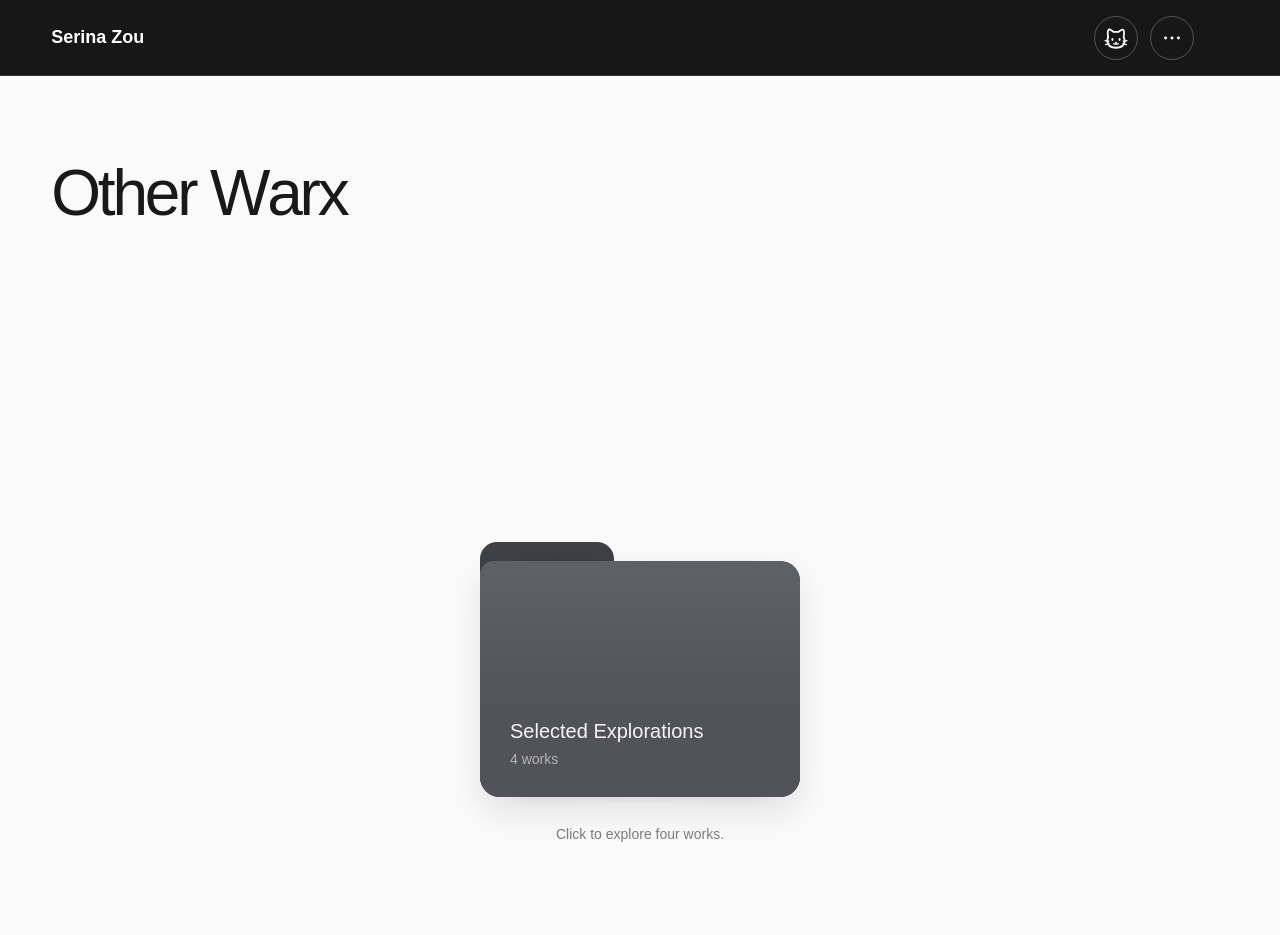
<file: other-work.html>
<!doctype html><html lang="en"><head><meta charset="utf-8"><meta name="viewport" content="width=device-width,initial-scale=1"><title>Serina Zou — Portfolio Wireframe</title><meta name="description" content="Serina Zou portfolio wireframe: product design, interaction, data, and code."><link rel="icon" href="data:image/svg+xml,%3Csvg xmlns='http://www.w3.org/2000/svg' viewBox='0 0 32 32'%3E%3Crect width='32' height='32' fill='%23181818'/%3E%3Ctext x='4' y='23' fill='white' font-size='19'%3ESZ%3C/text%3E%3C/svg%3E"><style>
*{box-sizing:border-box}html{scroll-behavior:smooth;scroll-padding-top:85px}body{margin:0;background:#fafafa;color:#191919;font-family:Arial,Helvetica,sans-serif}a{color:inherit}button{font:inherit;cursor:pointer}header{height:76px;display:flex;justify-content:space-between;align-items:center;padding:0 4vw;border-bottom:1px solid #ccc;background:#fafafaf2;position:sticky;top:0;z-index:10}.brand{text-decoration:none;font-weight:700;font-size:18px}nav{display:flex;gap:26px}nav a{text-decoration:none;font-size:14px}.stamp{font-size:12px;letter-spacing:.08em;text-transform:uppercase;color:#666}.hero{min-height:calc(100svh - 76px);position:relative;padding:6vh 4vw 32px;display:flex;flex-direction:column;justify-content:space-between;overflow:hidden}.hero h1{font-size:clamp(72px,15.5vw,240px);letter-spacing:-.085em;line-height:.9;margin:3vh 0 0;position:relative;z-index:1;font-weight:600}.hero .identity{font-size:14px;letter-spacing:.13em;margin-top:22px}.object{position:absolute;left:37%;top:32%;width:32%;height:36%;border:1px dashed #777;transform:rotate(-7deg);background:#e8e8e8e8;z-index:2;display:flex;flex-direction:column;justify-content:center;align-items:center;gap:16px;box-shadow:18px 18px 0 #dddddd80}.object span{font-size:13px;color:#555;max-width:210px;text-align:center;line-height:1.5}.object b{font-size:17px;font-weight:400}.hero-bottom{display:flex;justify-content:space-between;align-items:end;gap:30px}.hero-bottom p{max-width:360px;font-size:21px;line-height:1.4;margin:0}.hero-bottom a{font-size:14px}.transition{padding:25px 4vw;border-top:1px dashed #aaa;border-bottom:1px dashed #aaa;color:#777;font-size:13px;display:flex;justify-content:space-between}.section-head{padding:80px 4vw 35px;display:flex;align-items:baseline;justify-content:space-between}.section-head h2{font-size:clamp(36px,5vw,70px);letter-spacing:-.05em;margin:0;font-weight:500}.chapter{padding:45px 4vw 70px;border-top:1px solid #bbb;min-height:85vh;display:grid;grid-template-columns:1fr 2fr;gap:5vw;align-items:center}.chapter:first-of-type .preview{min-height:500px}.chapter:nth-of-type(even){background:#f0f0f0}.num{font-size:14px;color:#777;margin-bottom:35px}.chapter h3{font-size:clamp(32px,3.8vw,60px);letter-spacing:-.055em;line-height:1.05;font-weight:500;margin:0 0 22px}.tags{font-size:14px;line-height:1.6;color:#555}.summary{font-size:17px;line-height:1.6;max-width:360px}.evidence{font-size:13px;color:#777;border-left:2px solid #aaa;padding-left:12px;line-height:1.6;margin:25px 0}.case-link{background:transparent;border:0;border-bottom:1px solid #191919;padding:6px 0;font-size:14px}.preview{min-height:430px;border:1px solid #aaa;background:#e1e1e1;display:flex;flex-direction:column}.browserbar{height:34px;border-bottom:1px solid #aaa;padding:10px 14px;font-size:12px;color:#666;background:#eee}.placeholder{flex:1;display:flex;align-items:center;justify-content:center;text-align:center;padding:30px;background:repeating-linear-gradient(135deg,transparent,transparent 22px,#00000003 22px,#00000003 23px)}.placeholder p{font-size:16px;color:#666;line-height:1.7}.placeholder small{font-size:13px}.watch{width:220px;height:310px;border:15px solid #aaa;border-radius:52px;background:#ddd;display:flex;align-items:center;justify-content:center;text-align:center;line-height:1.7;color:#666;margin:50px auto}.watch-stage{background:#e9e9e9;min-height:430px;display:grid;place-items:center;border:1px dashed #aaa}.archive{padding:0 4vw 90px}.tabs{display:flex;gap:24px;border-bottom:1px solid #bbb;margin-bottom:40px;flex-wrap:wrap}.tabs button{border:0;border-bottom:2px solid transparent;background:none;padding:15px 0;color:#666;font-size:14px}.tabs button[aria-selected=true]{color:#111;border-bottom-color:#111}.gallery{display:grid;grid-template-columns:repeat(4,1fr);gap:25px;align-items:start}.art{margin:0}.art:nth-child(2){padding-top:45px}.art:nth-child(4){padding-top:65px}.tile{background:#e6e6e6;border:1px solid #aaa;min-height:220px;display:grid;place-items:center;color:#777;font-size:14px}.art:first-child .tile{height:300px}.art figcaption{font-size:14px;margin-top:14px;line-height:1.6}.art small{color:#777}.about{padding:90px 4vw;border-top:1px solid #aaa;display:grid;grid-template-columns:1fr 2fr;gap:5vw}.about h2{font-size:60px;letter-spacing:-.05em;font-weight:500;margin:0}.about p{font-size:28px;line-height:1.4;max-width:770px;margin:0 0 35px}.contact{display:flex;gap:25px;font-size:15px;color:#666}footer{padding:24px 4vw;border-top:1px solid #ccc;display:flex;justify-content:space-between;font-size:12px;color:#777}dialog{width:min(900px,90vw);max-height:85vh;border:1px solid #aaa;padding:35px;background:#fafafa}dialog::backdrop{background:#0007}dialog h2{font-size:35px;letter-spacing:-.04em}dialog p{line-height:1.6;color:#666}dialog .close{float:right;background:none;border:1px solid #aaa;padding:8px 15px}.case-sections{display:grid;grid-template-columns:1fr 1fr;gap:18px}.case-sections div{border-top:1px solid #bbb;padding:20px 0}.case-sections span{display:block;font-size:14px;color:#777;margin-top:12px;line-height:1.5}a:focus-visible,button:focus-visible{outline:2px solid #111;outline-offset:5px}[hidden]{display:none!important}@media(max-width:750px){header{height:66px}nav{gap:13px}nav a{font-size:12px}header .stamp{display:none}.hero{min-height:calc(100svh - 66px);padding-top:6vh}.hero h1{font-size:20vw}.identity{max-width:270px;line-height:1.7}.object{left:23%;top:35%;width:60%;height:30%}.hero-bottom p{font-size:17px;max-width:230px}.hero-bottom{gap:12px}.transition{line-height:1.5;gap:18px}.section-head{padding-top:55px}.chapter{grid-template-columns:1fr;gap:25px;min-height:0;padding-top:30px}.num{margin-bottom:18px}.chapter h3{max-width:500px}.summary{max-width:100%}.preview{min-height:300px}.watch-stage{min-height:360px}.gallery{grid-template-columns:1fr 1fr}.art:nth-child(n){padding-top:0}.tile{min-height:180px}.art:first-child .tile{height:230px}.about{grid-template-columns:1fr;padding-top:55px}.about h2{font-size:45px}.about p{font-size:23px}.tabs{gap:18px}.case-sections{grid-template-columns:1fr}footer{gap:20px;line-height:1.5}}@media(prefers-reduced-motion:reduce){html{scroll-behavior:auto}}

.sr-only{position:absolute!important;width:1px!important;height:1px!important;overflow:hidden;clip-path:inset(50%);white-space:nowrap}.hero{background:#171717;color:#fff;padding-top:3vh}.hero .stamp{color:#aaa}.tech-text{position:relative;width:100%;height:480px;touch-action:pan-y;user-select:none;z-index:3}.tech-text-canvas{display:block;width:100%;height:100%}.hero .identity{margin-top:0}.object{left:65%;top:62%;width:24%;height:20%;z-index:0;background:#2a2a2a;border-color:#777;box-shadow:12px 12px 0 #ffffff08;pointer-events:none}.object span{color:#aaa}.hero-bottom{position:relative;z-index:1;margin-top:35px}.hero{min-height:calc(100svh - 76px)}@media(max-width:750px){.tech-text{height:320px}.object{left:56%;top:60%;width:37%;height:18%}.object b{font-size:13px}.object span{font-size:11px}.hero-bottom{margin-top:160px}}
</style><link rel="stylesheet" href="folder-menu.css"><style>
header{background:#171717;color:white;border-color:#333}.more{border:1px solid #555;background:none;color:white;border-radius:50%;width:44px;height:44px;font-size:24px}.home-page{background:#171717;color:white}.home-page main{height:calc(100svh - 76px);min-height:620px;position:relative;padding:0 4vw;overflow:hidden}.home-name{height:480px}.intro-copy{position:absolute;left:5vw;bottom:10vh;width:46%;max-width:550px;font-size:clamp(18px,2vw,27px);line-height:1.5;letter-spacing:-.025em}.intro-copy p{margin:0}.intro-copy small{display:block;color:#aaa;font-size:15px;margin-top:14px}#folder-root{position:absolute;right:10vw;bottom:10vh;z-index:4}.folder-float__trigger:focus-visible,.more:focus-visible{outline:2px solid white;outline-offset:5px}.folder-float__item:focus-visible{outline:2px solid #888;outline-offset:4px}.nav-panel{margin:0 0 0 auto;width:min(460px,100vw);height:100svh;max-height:100svh;max-width:100vw;background:#222;color:white;border:0;padding:35px}.nav-panel::backdrop{background:#0008}.nav-panel .close{color:white;border:1px solid #666;background:none;padding:10px 15px}.nav-panel nav{display:flex;flex-direction:column;gap:24px;margin-top:100px}.nav-panel nav a{font-size:30px;text-decoration:none}.nav-panel .stamp{display:block;margin-top:35px;color:#aaa}.loader{position:fixed;inset:0;background:#171717;color:white;z-index:100;display:flex;flex-direction:column;justify-content:center;align-items:center;gap:28px;transition:opacity .35s}.loader.finished{opacity:0;pointer-events:none}.loader-mark{font-size:80px;font-weight:600;letter-spacing:-.07em}.loader-track{width:180px;height:2px;background:#444;overflow:hidden}.loader-track span{display:block;height:100%;width:45%;background:white;animation:loading-slide 1s ease-in-out infinite}.loader small{font-size:12px;color:#aaa;letter-spacing:.1em}@keyframes loading-slide{from{transform:translateX(-110%)}to{transform:translateX(340%)}}.resume-page{padding:90px 6vw;min-height:calc(100svh - 76px)}.resume-page h1{font-size:70px;letter-spacing:-.06em;font-weight:500}.resume-page p{font-size:18px;color:#555}.resume-placeholder{margin-top:45px;min-height:400px;border:1px dashed #aaa;display:grid;place-items:center;color:#777}.about{min-height:calc(100svh - 76px);border:0}.home-page .tech-text{height:100%}@media(max-width:750px){.home-page main{height:calc(100svh - 66px);min-height:680px}.home-name{height:280px}.intro-copy{top:285px;bottom:auto;left:5vw;width:90%;font-size:21px}.intro-copy small{font-size:14px}#folder-root{right:calc((100vw - 200px)/2);bottom:40px}.folder-float{font-size:12px}.nav-panel{padding:25px}}@media(prefers-reduced-motion:reduce){.loader-track span{animation:none;width:100%}.loader{transition:none}}
</style><link rel="stylesheet" href="header-menu.css?v=5"><link rel="stylesheet" href="decrypted-titles.css?v=3"><link rel="stylesheet" href="work-folders.css?v=5"></head><body><div class="loader" role="status" aria-label="Loading portfolio"><div class="loader-mark">SZ.</div><div class="loader-track"><span></span></div><small>LOADING PORTFOLIO</small></div><header><a class="brand" href="index.html?v=content1">Serina Zou</a><div class="header-actions">
<div class="header-disclosure"><button class="header-icon cat-link" aria-label="Meet my cat!" aria-expanded="false" aria-controls="cat-links"><svg xmlns="http://www.w3.org/2000/svg" viewBox="0 0 32 32" fill="none" aria-hidden="true"><path d="M6.4 15.1C5.7 12.7 5.3 7.3 7.1 5.5c1.5-1.1 5.1 2.6 6.1 3.1a16 16 0 0 1 5.6 0c1.5-.9 4.5-4 6-2.8 1.7 1.4 1 7 .6 9.3 1.2 1.9 1.6 3.9 1.1 6.1C25.5 25.7 21 28 16 28S6.5 25.7 5.5 21.2c-.5-2.2-.2-4.2.9-6.1Z" stroke="currentColor" stroke-width="2.2" stroke-linecap="round" stroke-linejoin="round"/><g fill="currentColor"><ellipse cx="11.6" cy="17.8" rx="1.25" ry="1.75"/><ellipse cx="20.4" cy="17.8" rx="1.25" ry="1.75"/><path d="M14.4 21.2q1.6-1 3.2 0L16 22.6Z"/></g><path d="M16 22.5c-.8 1.3-2 1.1-2.7.5m2.7-.5c.8 1.3 2 1.1 2.7.5M7 20l-4.4-.8M7.4 23l-4 1.1M25 20l4.4-.8M24.6 23l4 1.1" stroke="currentColor" stroke-width="1.65" stroke-linecap="round" stroke-linejoin="round"/></svg></button><div class="header-pills" id="cat-links" inert><a class="header-pill" href="cat/animation.html?v=groom-ear9">Meet my cat!</a></div></div>
<div class="header-disclosure"><button class="header-icon more" aria-label="More" aria-expanded="false" aria-controls="header-navigation"><svg viewBox="0 0 24 24" fill="currentColor" aria-hidden="true"><circle cx="5" cy="12" r="1.6"/><circle cx="12" cy="12" r="1.6"/><circle cx="19" cy="12" r="1.6"/></svg></button><nav class="header-pills" id="header-navigation" aria-label="Portfolio pages" inert><a class="header-pill" style="--item:0" href="selected-projects.html?v=content1">Selected Projects</a><a class="header-pill" style="--item:1" href="other-work.html?v=content1">Other Work</a><a class="header-pill" style="--item:2" href="about.html?v=content1">About Me</a><a class="header-pill" style="--item:3" href="resume.html?v=content1">Résumé</a></nav></div>
</div></header><main><div class="section-head" id="other"><h2 data-decrypted-title>Other Work</h2></div><section class="archive"><div id="other-work-folders" class="work-folders" role="region" aria-label="Selected other work"></div></section>
</main><script>const start=performance.now();let ended=false;function finishLoading(){if(ended)return;ended=true;setTimeout(()=>{const l=document.querySelector('.loader');l.classList.add('finished');setTimeout(()=>l.remove(),400)},Math.max(0,650-(performance.now()-start)))}Promise.all([new Promise(resolve=>{if(document.readyState==='complete')resolve();else window.addEventListener('load',resolve,{once:true})}),document.fonts.ready]).then(finishLoading);setTimeout(finishLoading,4000);</script><script>const tabs=[...document.querySelectorAll('[data-filter]')];function selectTab(tab){tabs.forEach(t=>{t.setAttribute('aria-selected',String(t===tab));t.tabIndex=t===tab?0:-1});document.querySelectorAll('[data-category]').forEach(a=>a.hidden=tab.dataset.filter!=='all'&&a.dataset.category!==tab.dataset.filter)}tabs.forEach((tab,i)=>{tab.tabIndex=i? -1:0;tab.addEventListener('click',()=>selectTab(tab));tab.addEventListener('keydown',e=>{let n;if(e.key==='ArrowRight')n=(i+1)%tabs.length;if(e.key==='ArrowLeft')n=(i+tabs.length-1)%tabs.length;if(e.key==='Home')n=0;if(e.key==='End')n=tabs.length-1;if(n!==undefined){e.preventDefault();selectTab(tabs[n]);tabs[n].focus()}})});const modal=document.querySelector('#case');document.querySelectorAll('[data-project]').forEach(b=>b.addEventListener('click',()=>{document.querySelector('#case-title').textContent=b.dataset.project;modal.showModal()}));if(modal)modal.querySelector('.close').addEventListener('click',()=>modal.close());</script><script src="header-menu.js?v=2"></script><script src="decrypted-titles.js?v=4"></script><script src="work-folders.js?v=5"></script></body></html>
</file>
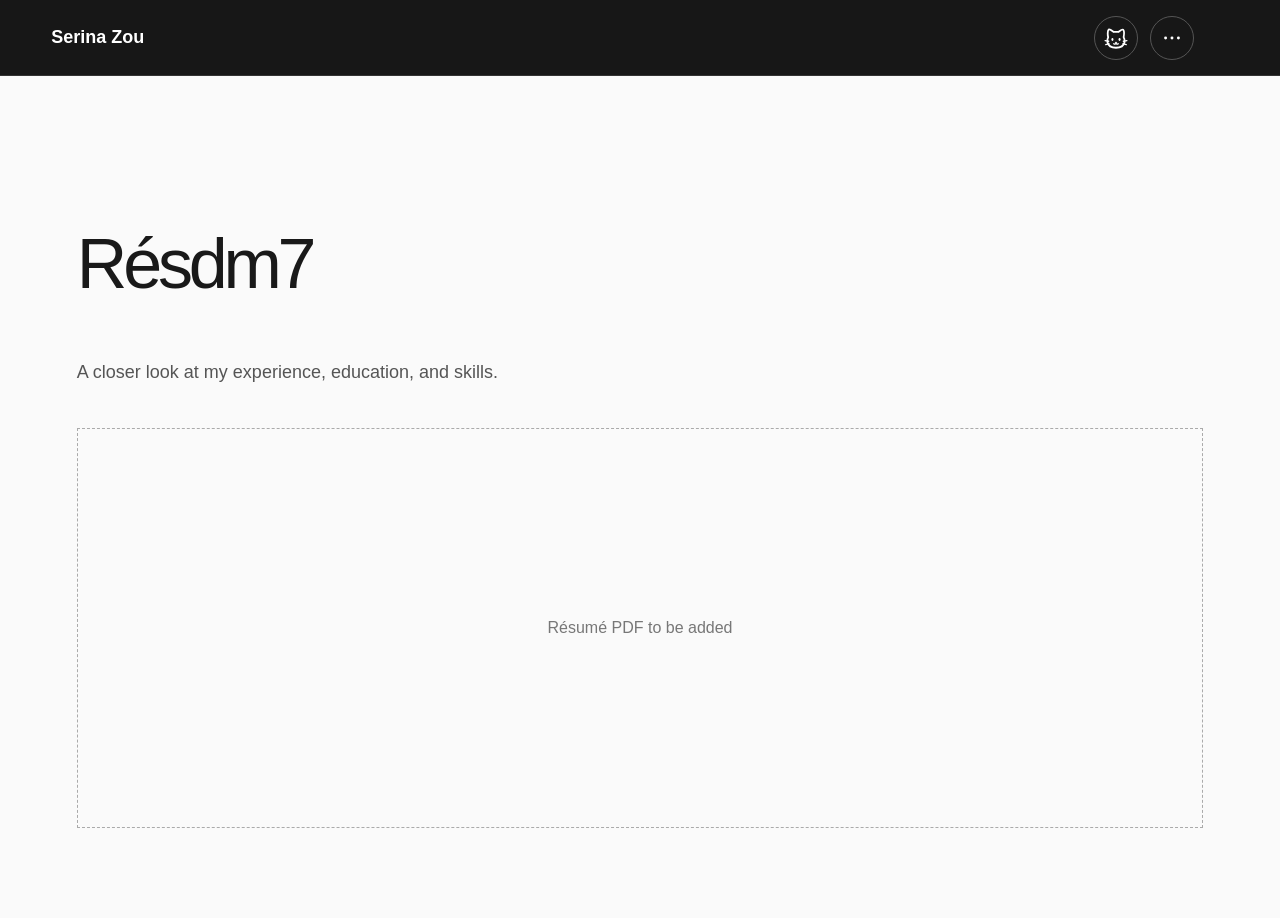
<file: resume.html>
<!doctype html><html lang="en"><head><meta charset="utf-8"><meta name="viewport" content="width=device-width,initial-scale=1"><title>Serina Zou — Portfolio Wireframe</title><meta name="description" content="Serina Zou portfolio wireframe: product design, interaction, data, and code."><link rel="icon" href="data:image/svg+xml,%3Csvg xmlns='http://www.w3.org/2000/svg' viewBox='0 0 32 32'%3E%3Crect width='32' height='32' fill='%23181818'/%3E%3Ctext x='4' y='23' fill='white' font-size='19'%3ESZ%3C/text%3E%3C/svg%3E"><style>
*{box-sizing:border-box}html{scroll-behavior:smooth;scroll-padding-top:85px}body{margin:0;background:#fafafa;color:#191919;font-family:Arial,Helvetica,sans-serif}a{color:inherit}button{font:inherit;cursor:pointer}header{height:76px;display:flex;justify-content:space-between;align-items:center;padding:0 4vw;border-bottom:1px solid #ccc;background:#fafafaf2;position:sticky;top:0;z-index:10}.brand{text-decoration:none;font-weight:700;font-size:18px}nav{display:flex;gap:26px}nav a{text-decoration:none;font-size:14px}.stamp{font-size:12px;letter-spacing:.08em;text-transform:uppercase;color:#666}.hero{min-height:calc(100svh - 76px);position:relative;padding:6vh 4vw 32px;display:flex;flex-direction:column;justify-content:space-between;overflow:hidden}.hero h1{font-size:clamp(72px,15.5vw,240px);letter-spacing:-.085em;line-height:.9;margin:3vh 0 0;position:relative;z-index:1;font-weight:600}.hero .identity{font-size:14px;letter-spacing:.13em;margin-top:22px}.object{position:absolute;left:37%;top:32%;width:32%;height:36%;border:1px dashed #777;transform:rotate(-7deg);background:#e8e8e8e8;z-index:2;display:flex;flex-direction:column;justify-content:center;align-items:center;gap:16px;box-shadow:18px 18px 0 #dddddd80}.object span{font-size:13px;color:#555;max-width:210px;text-align:center;line-height:1.5}.object b{font-size:17px;font-weight:400}.hero-bottom{display:flex;justify-content:space-between;align-items:end;gap:30px}.hero-bottom p{max-width:360px;font-size:21px;line-height:1.4;margin:0}.hero-bottom a{font-size:14px}.transition{padding:25px 4vw;border-top:1px dashed #aaa;border-bottom:1px dashed #aaa;color:#777;font-size:13px;display:flex;justify-content:space-between}.section-head{padding:80px 4vw 35px;display:flex;align-items:baseline;justify-content:space-between}.section-head h2{font-size:clamp(36px,5vw,70px);letter-spacing:-.05em;margin:0;font-weight:500}.chapter{padding:45px 4vw 70px;border-top:1px solid #bbb;min-height:85vh;display:grid;grid-template-columns:1fr 2fr;gap:5vw;align-items:center}.chapter:first-of-type .preview{min-height:500px}.chapter:nth-of-type(even){background:#f0f0f0}.num{font-size:14px;color:#777;margin-bottom:35px}.chapter h3{font-size:clamp(32px,3.8vw,60px);letter-spacing:-.055em;line-height:1.05;font-weight:500;margin:0 0 22px}.tags{font-size:14px;line-height:1.6;color:#555}.summary{font-size:17px;line-height:1.6;max-width:360px}.evidence{font-size:13px;color:#777;border-left:2px solid #aaa;padding-left:12px;line-height:1.6;margin:25px 0}.case-link{background:transparent;border:0;border-bottom:1px solid #191919;padding:6px 0;font-size:14px}.preview{min-height:430px;border:1px solid #aaa;background:#e1e1e1;display:flex;flex-direction:column}.browserbar{height:34px;border-bottom:1px solid #aaa;padding:10px 14px;font-size:12px;color:#666;background:#eee}.placeholder{flex:1;display:flex;align-items:center;justify-content:center;text-align:center;padding:30px;background:repeating-linear-gradient(135deg,transparent,transparent 22px,#00000003 22px,#00000003 23px)}.placeholder p{font-size:16px;color:#666;line-height:1.7}.placeholder small{font-size:13px}.watch{width:220px;height:310px;border:15px solid #aaa;border-radius:52px;background:#ddd;display:flex;align-items:center;justify-content:center;text-align:center;line-height:1.7;color:#666;margin:50px auto}.watch-stage{background:#e9e9e9;min-height:430px;display:grid;place-items:center;border:1px dashed #aaa}.archive{padding:0 4vw 90px}.tabs{display:flex;gap:24px;border-bottom:1px solid #bbb;margin-bottom:40px;flex-wrap:wrap}.tabs button{border:0;border-bottom:2px solid transparent;background:none;padding:15px 0;color:#666;font-size:14px}.tabs button[aria-selected=true]{color:#111;border-bottom-color:#111}.gallery{display:grid;grid-template-columns:repeat(4,1fr);gap:25px;align-items:start}.art{margin:0}.art:nth-child(2){padding-top:45px}.art:nth-child(4){padding-top:65px}.tile{background:#e6e6e6;border:1px solid #aaa;min-height:220px;display:grid;place-items:center;color:#777;font-size:14px}.art:first-child .tile{height:300px}.art figcaption{font-size:14px;margin-top:14px;line-height:1.6}.art small{color:#777}.about{padding:90px 4vw;border-top:1px solid #aaa;display:grid;grid-template-columns:1fr 2fr;gap:5vw}.about h2{font-size:60px;letter-spacing:-.05em;font-weight:500;margin:0}.about p{font-size:28px;line-height:1.4;max-width:770px;margin:0 0 35px}.contact{display:flex;gap:25px;font-size:15px;color:#666}footer{padding:24px 4vw;border-top:1px solid #ccc;display:flex;justify-content:space-between;font-size:12px;color:#777}dialog{width:min(900px,90vw);max-height:85vh;border:1px solid #aaa;padding:35px;background:#fafafa}dialog::backdrop{background:#0007}dialog h2{font-size:35px;letter-spacing:-.04em}dialog p{line-height:1.6;color:#666}dialog .close{float:right;background:none;border:1px solid #aaa;padding:8px 15px}.case-sections{display:grid;grid-template-columns:1fr 1fr;gap:18px}.case-sections div{border-top:1px solid #bbb;padding:20px 0}.case-sections span{display:block;font-size:14px;color:#777;margin-top:12px;line-height:1.5}a:focus-visible,button:focus-visible{outline:2px solid #111;outline-offset:5px}[hidden]{display:none!important}@media(max-width:750px){header{height:66px}nav{gap:13px}nav a{font-size:12px}header .stamp{display:none}.hero{min-height:calc(100svh - 66px);padding-top:6vh}.hero h1{font-size:20vw}.identity{max-width:270px;line-height:1.7}.object{left:23%;top:35%;width:60%;height:30%}.hero-bottom p{font-size:17px;max-width:230px}.hero-bottom{gap:12px}.transition{line-height:1.5;gap:18px}.section-head{padding-top:55px}.chapter{grid-template-columns:1fr;gap:25px;min-height:0;padding-top:30px}.num{margin-bottom:18px}.chapter h3{max-width:500px}.summary{max-width:100%}.preview{min-height:300px}.watch-stage{min-height:360px}.gallery{grid-template-columns:1fr 1fr}.art:nth-child(n){padding-top:0}.tile{min-height:180px}.art:first-child .tile{height:230px}.about{grid-template-columns:1fr;padding-top:55px}.about h2{font-size:45px}.about p{font-size:23px}.tabs{gap:18px}.case-sections{grid-template-columns:1fr}footer{gap:20px;line-height:1.5}}@media(prefers-reduced-motion:reduce){html{scroll-behavior:auto}}

.sr-only{position:absolute!important;width:1px!important;height:1px!important;overflow:hidden;clip-path:inset(50%);white-space:nowrap}.hero{background:#171717;color:#fff;padding-top:3vh}.hero .stamp{color:#aaa}.tech-text{position:relative;width:100%;height:480px;touch-action:pan-y;user-select:none;z-index:3}.tech-text-canvas{display:block;width:100%;height:100%}.hero .identity{margin-top:0}.object{left:65%;top:62%;width:24%;height:20%;z-index:0;background:#2a2a2a;border-color:#777;box-shadow:12px 12px 0 #ffffff08;pointer-events:none}.object span{color:#aaa}.hero-bottom{position:relative;z-index:1;margin-top:35px}.hero{min-height:calc(100svh - 76px)}@media(max-width:750px){.tech-text{height:320px}.object{left:56%;top:60%;width:37%;height:18%}.object b{font-size:13px}.object span{font-size:11px}.hero-bottom{margin-top:160px}}
</style><link rel="stylesheet" href="folder-menu.css"><style>
header{background:#171717;color:white;border-color:#333}.more{border:1px solid #555;background:none;color:white;border-radius:50%;width:44px;height:44px;font-size:24px}.home-page{background:#171717;color:white}.home-page main{height:calc(100svh - 76px);min-height:620px;position:relative;padding:0 4vw;overflow:hidden}.home-name{height:480px}.intro-copy{position:absolute;left:5vw;bottom:10vh;width:46%;max-width:550px;font-size:clamp(18px,2vw,27px);line-height:1.5;letter-spacing:-.025em}.intro-copy p{margin:0}.intro-copy small{display:block;color:#aaa;font-size:15px;margin-top:14px}#folder-root{position:absolute;right:10vw;bottom:10vh;z-index:4}.folder-float__trigger:focus-visible,.more:focus-visible{outline:2px solid white;outline-offset:5px}.folder-float__item:focus-visible{outline:2px solid #888;outline-offset:4px}.nav-panel{margin:0 0 0 auto;width:min(460px,100vw);height:100svh;max-height:100svh;max-width:100vw;background:#222;color:white;border:0;padding:35px}.nav-panel::backdrop{background:#0008}.nav-panel .close{color:white;border:1px solid #666;background:none;padding:10px 15px}.nav-panel nav{display:flex;flex-direction:column;gap:24px;margin-top:100px}.nav-panel nav a{font-size:30px;text-decoration:none}.nav-panel .stamp{display:block;margin-top:35px;color:#aaa}.loader{position:fixed;inset:0;background:#171717;color:white;z-index:100;display:flex;flex-direction:column;justify-content:center;align-items:center;gap:28px;transition:opacity .35s}.loader.finished{opacity:0;pointer-events:none}.loader-mark{font-size:80px;font-weight:600;letter-spacing:-.07em}.loader-track{width:180px;height:2px;background:#444;overflow:hidden}.loader-track span{display:block;height:100%;width:45%;background:white;animation:loading-slide 1s ease-in-out infinite}.loader small{font-size:12px;color:#aaa;letter-spacing:.1em}@keyframes loading-slide{from{transform:translateX(-110%)}to{transform:translateX(340%)}}.resume-page{padding:90px 6vw;min-height:calc(100svh - 76px)}.resume-page h1{font-size:70px;letter-spacing:-.06em;font-weight:500}.resume-page p{font-size:18px;color:#555}.resume-placeholder{margin-top:45px;min-height:400px;border:1px dashed #aaa;display:grid;place-items:center;color:#777}.about{min-height:calc(100svh - 76px);border:0}.home-page .tech-text{height:100%}@media(max-width:750px){.home-page main{height:calc(100svh - 66px);min-height:680px}.home-name{height:280px}.intro-copy{top:285px;bottom:auto;left:5vw;width:90%;font-size:21px}.intro-copy small{font-size:14px}#folder-root{right:calc((100vw - 200px)/2);bottom:40px}.folder-float{font-size:12px}.nav-panel{padding:25px}}@media(prefers-reduced-motion:reduce){.loader-track span{animation:none;width:100%}.loader{transition:none}}
</style><link rel="stylesheet" href="header-menu.css?v=5"><link rel="stylesheet" href="decrypted-titles.css?v=3"></head><body><div class="loader" role="status" aria-label="Loading portfolio"><div class="loader-mark">SZ.</div><div class="loader-track"><span></span></div><small>LOADING PORTFOLIO</small></div><header><a class="brand" href="index.html?v=content1">Serina Zou</a><div class="header-actions">
<div class="header-disclosure"><button class="header-icon cat-link" aria-label="Meet my cat!" aria-expanded="false" aria-controls="cat-links"><svg xmlns="http://www.w3.org/2000/svg" viewBox="0 0 32 32" fill="none" aria-hidden="true"><path d="M6.4 15.1C5.7 12.7 5.3 7.3 7.1 5.5c1.5-1.1 5.1 2.6 6.1 3.1a16 16 0 0 1 5.6 0c1.5-.9 4.5-4 6-2.8 1.7 1.4 1 7 .6 9.3 1.2 1.9 1.6 3.9 1.1 6.1C25.5 25.7 21 28 16 28S6.5 25.7 5.5 21.2c-.5-2.2-.2-4.2.9-6.1Z" stroke="currentColor" stroke-width="2.2" stroke-linecap="round" stroke-linejoin="round"/><g fill="currentColor"><ellipse cx="11.6" cy="17.8" rx="1.25" ry="1.75"/><ellipse cx="20.4" cy="17.8" rx="1.25" ry="1.75"/><path d="M14.4 21.2q1.6-1 3.2 0L16 22.6Z"/></g><path d="M16 22.5c-.8 1.3-2 1.1-2.7.5m2.7-.5c.8 1.3 2 1.1 2.7.5M7 20l-4.4-.8M7.4 23l-4 1.1M25 20l4.4-.8M24.6 23l4 1.1" stroke="currentColor" stroke-width="1.65" stroke-linecap="round" stroke-linejoin="round"/></svg></button><div class="header-pills" id="cat-links" inert><a class="header-pill" href="cat/animation.html?v=groom-ear9">Meet my cat!</a></div></div>
<div class="header-disclosure"><button class="header-icon more" aria-label="More" aria-expanded="false" aria-controls="header-navigation"><svg viewBox="0 0 24 24" fill="currentColor" aria-hidden="true"><circle cx="5" cy="12" r="1.6"/><circle cx="12" cy="12" r="1.6"/><circle cx="19" cy="12" r="1.6"/></svg></button><nav class="header-pills" id="header-navigation" aria-label="Portfolio pages" inert><a class="header-pill" style="--item:0" href="selected-projects.html?v=content1">Selected Projects</a><a class="header-pill" style="--item:1" href="other-work.html?v=content1">Other Work</a><a class="header-pill" style="--item:2" href="about.html?v=content1">About Me</a><a class="header-pill" style="--item:3" href="resume.html?v=content1">Résumé</a></nav></div>
</div></header><main><section class="resume-page"><h1 data-decrypted-title>Résumé</h1><p>A closer look at my experience, education, and skills.</p><div class="resume-placeholder">Résumé PDF to be added</div></section></main><script>const start=performance.now();let ended=false;function finishLoading(){if(ended)return;ended=true;setTimeout(()=>{const l=document.querySelector('.loader');l.classList.add('finished');setTimeout(()=>l.remove(),400)},Math.max(0,650-(performance.now()-start)))}Promise.all([new Promise(resolve=>{if(document.readyState==='complete')resolve();else window.addEventListener('load',resolve,{once:true})}),document.fonts.ready]).then(finishLoading);setTimeout(finishLoading,4000);</script><script>const tabs=[...document.querySelectorAll('[data-filter]')];function selectTab(tab){tabs.forEach(t=>{t.setAttribute('aria-selected',String(t===tab));t.tabIndex=t===tab?0:-1});document.querySelectorAll('[data-category]').forEach(a=>a.hidden=tab.dataset.filter!=='all'&&a.dataset.category!==tab.dataset.filter)}tabs.forEach((tab,i)=>{tab.tabIndex=i? -1:0;tab.addEventListener('click',()=>selectTab(tab));tab.addEventListener('keydown',e=>{let n;if(e.key==='ArrowRight')n=(i+1)%tabs.length;if(e.key==='ArrowLeft')n=(i+tabs.length-1)%tabs.length;if(e.key==='Home')n=0;if(e.key==='End')n=tabs.length-1;if(n!==undefined){e.preventDefault();selectTab(tabs[n]);tabs[n].focus()}})});const modal=document.querySelector('#case');document.querySelectorAll('[data-project]').forEach(b=>b.addEventListener('click',()=>{document.querySelector('#case-title').textContent=b.dataset.project;modal.showModal()}));if(modal)modal.querySelector('.close').addEventListener('click',()=>modal.close());</script><script src="header-menu.js?v=2"></script><script src="decrypted-titles.js?v=4"></script></body></html>
</file>
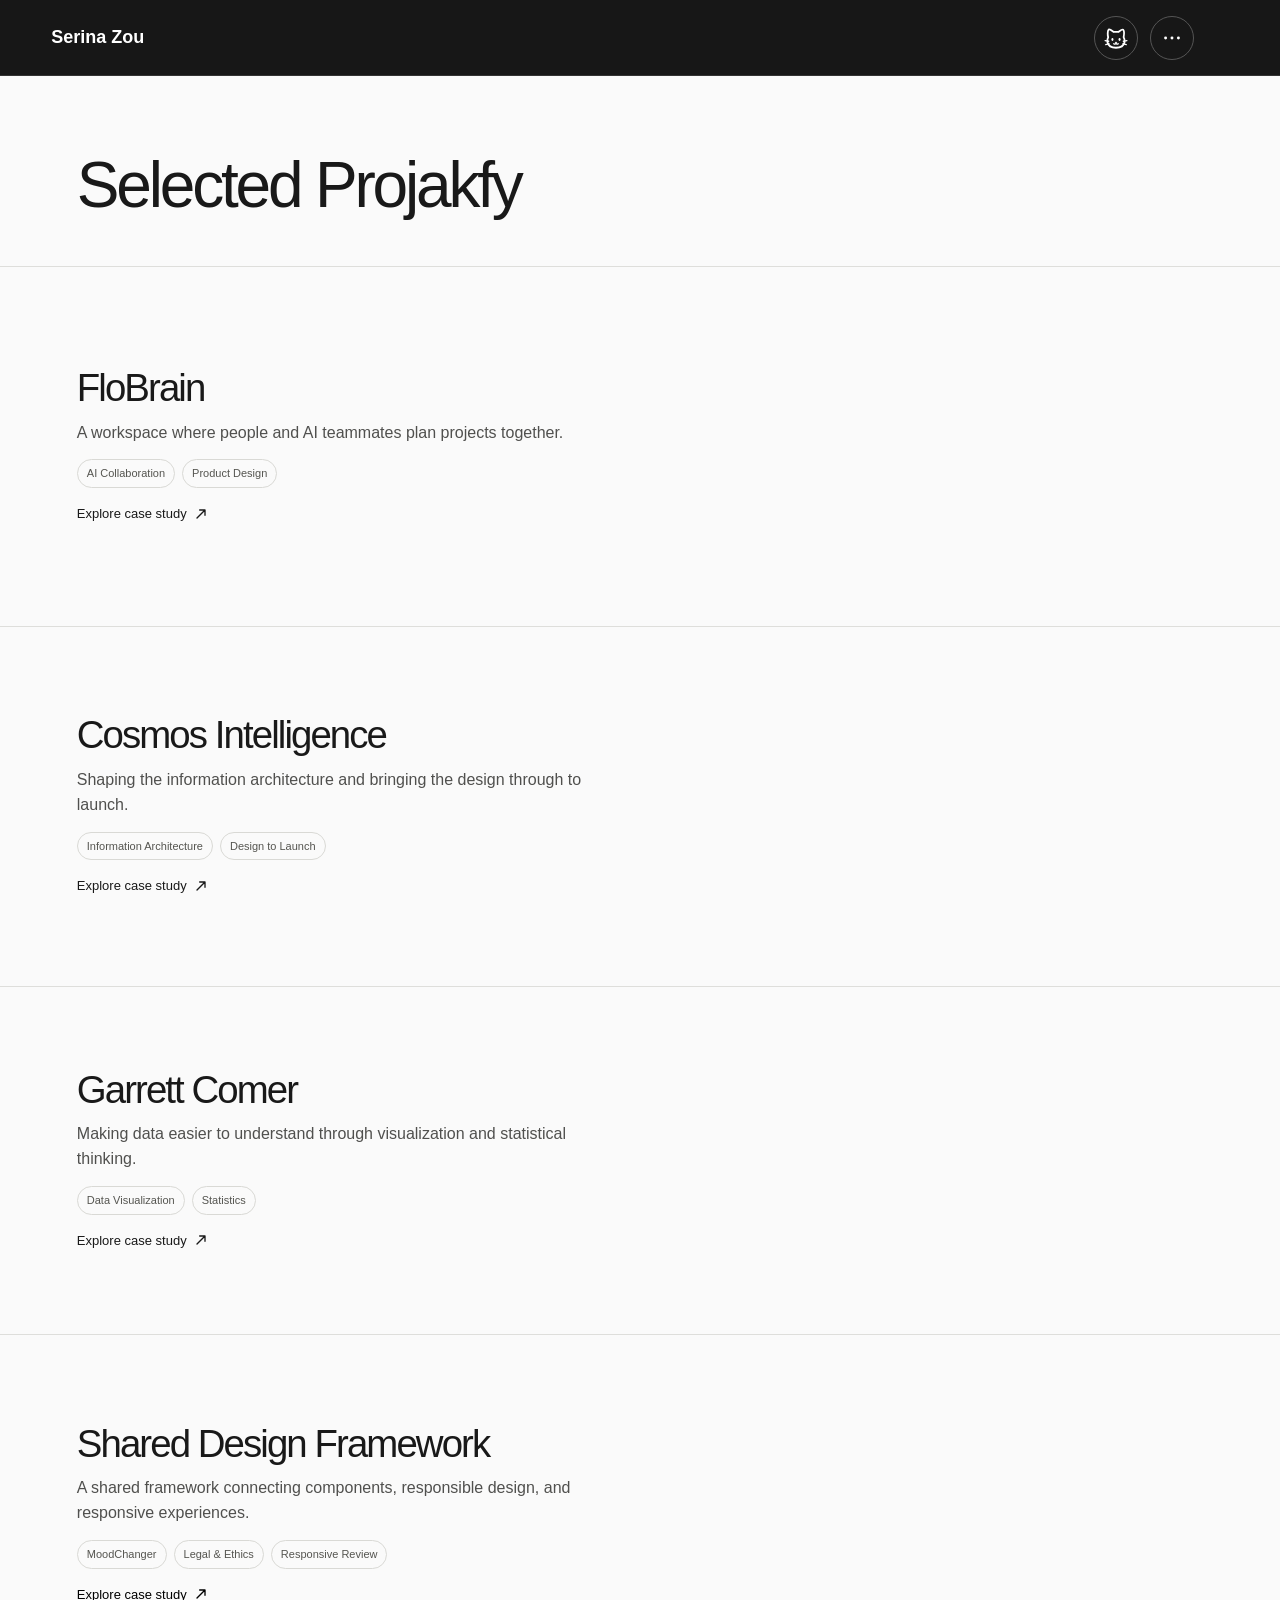
<file: selected-projects.html>
<!doctype html><html lang="en"><head><meta charset="utf-8"><meta name="viewport" content="width=device-width,initial-scale=1"><title>Selected Projects — Serina Zou</title><meta name="description" content="Serina Zou portfolio wireframe: product design, interaction, data, and code."><link rel="icon" href="data:image/svg+xml,%3Csvg xmlns='http://www.w3.org/2000/svg' viewBox='0 0 32 32'%3E%3Crect width='32' height='32' fill='%23181818'/%3E%3Ctext x='4' y='23' fill='white' font-size='19'%3ESZ%3C/text%3E%3C/svg%3E"><style>
*{box-sizing:border-box}html{scroll-behavior:smooth;scroll-padding-top:85px}body{margin:0;background:#fafafa;color:#191919;font-family:Arial,Helvetica,sans-serif}a{color:inherit}button{font:inherit;cursor:pointer}header{height:76px;display:flex;justify-content:space-between;align-items:center;padding:0 4vw;border-bottom:1px solid #ccc;background:#fafafaf2;position:sticky;top:0;z-index:10}.brand{text-decoration:none;font-weight:700;font-size:18px}nav{display:flex;gap:26px}nav a{text-decoration:none;font-size:14px}.stamp{font-size:12px;letter-spacing:.08em;text-transform:uppercase;color:#666}.hero{min-height:calc(100svh - 76px);position:relative;padding:6vh 4vw 32px;display:flex;flex-direction:column;justify-content:space-between;overflow:hidden}.hero h1{font-size:clamp(72px,15.5vw,240px);letter-spacing:-.085em;line-height:.9;margin:3vh 0 0;position:relative;z-index:1;font-weight:600}.hero .identity{font-size:14px;letter-spacing:.13em;margin-top:22px}.object{position:absolute;left:37%;top:32%;width:32%;height:36%;border:1px dashed #777;transform:rotate(-7deg);background:#e8e8e8e8;z-index:2;display:flex;flex-direction:column;justify-content:center;align-items:center;gap:16px;box-shadow:18px 18px 0 #dddddd80}.object span{font-size:13px;color:#555;max-width:210px;text-align:center;line-height:1.5}.object b{font-size:17px;font-weight:400}.hero-bottom{display:flex;justify-content:space-between;align-items:end;gap:30px}.hero-bottom p{max-width:360px;font-size:21px;line-height:1.4;margin:0}.hero-bottom a{font-size:14px}.transition{padding:25px 4vw;border-top:1px dashed #aaa;border-bottom:1px dashed #aaa;color:#777;font-size:13px;display:flex;justify-content:space-between}.section-head{padding:80px 4vw 35px;display:flex;align-items:baseline;justify-content:space-between}.section-head h2{font-size:clamp(36px,5vw,70px);letter-spacing:-.05em;margin:0;font-weight:500}.chapter{padding:45px 4vw 70px;border-top:1px solid #bbb;min-height:85vh;display:grid;grid-template-columns:1fr 2fr;gap:5vw;align-items:center}.chapter:first-of-type .preview{min-height:500px}.chapter:nth-of-type(even){background:#f0f0f0}.num{font-size:14px;color:#777;margin-bottom:35px}.chapter h3{font-size:clamp(32px,3.8vw,60px);letter-spacing:-.055em;line-height:1.05;font-weight:500;margin:0 0 22px}.tags{font-size:14px;line-height:1.6;color:#555}.summary{font-size:17px;line-height:1.6;max-width:360px}.evidence{font-size:13px;color:#777;border-left:2px solid #aaa;padding-left:12px;line-height:1.6;margin:25px 0}.case-link{background:transparent;border:0;border-bottom:1px solid #191919;padding:6px 0;font-size:14px}.preview{min-height:430px;border:1px solid #aaa;background:#e1e1e1;display:flex;flex-direction:column}.browserbar{height:34px;border-bottom:1px solid #aaa;padding:10px 14px;font-size:12px;color:#666;background:#eee}.placeholder{flex:1;display:flex;align-items:center;justify-content:center;text-align:center;padding:30px;background:repeating-linear-gradient(135deg,transparent,transparent 22px,#00000003 22px,#00000003 23px)}.placeholder p{font-size:16px;color:#666;line-height:1.7}.placeholder small{font-size:13px}.watch{width:220px;height:310px;border:15px solid #aaa;border-radius:52px;background:#ddd;display:flex;align-items:center;justify-content:center;text-align:center;line-height:1.7;color:#666;margin:50px auto}.watch-stage{background:#e9e9e9;min-height:430px;display:grid;place-items:center;border:1px dashed #aaa}.archive{padding:0 4vw 90px}.tabs{display:flex;gap:24px;border-bottom:1px solid #bbb;margin-bottom:40px;flex-wrap:wrap}.tabs button{border:0;border-bottom:2px solid transparent;background:none;padding:15px 0;color:#666;font-size:14px}.tabs button[aria-selected=true]{color:#111;border-bottom-color:#111}.gallery{display:grid;grid-template-columns:repeat(4,1fr);gap:25px;align-items:start}.art{margin:0}.art:nth-child(2){padding-top:45px}.art:nth-child(4){padding-top:65px}.tile{background:#e6e6e6;border:1px solid #aaa;min-height:220px;display:grid;place-items:center;color:#777;font-size:14px}.art:first-child .tile{height:300px}.art figcaption{font-size:14px;margin-top:14px;line-height:1.6}.art small{color:#777}.about{padding:90px 4vw;border-top:1px solid #aaa;display:grid;grid-template-columns:1fr 2fr;gap:5vw}.about h2{font-size:60px;letter-spacing:-.05em;font-weight:500;margin:0}.about p{font-size:28px;line-height:1.4;max-width:770px;margin:0 0 35px}.contact{display:flex;gap:25px;font-size:15px;color:#666}footer{padding:24px 4vw;border-top:1px solid #ccc;display:flex;justify-content:space-between;font-size:12px;color:#777}dialog{width:min(900px,90vw);max-height:85vh;border:1px solid #aaa;padding:35px;background:#fafafa}dialog::backdrop{background:#0007}dialog h2{font-size:35px;letter-spacing:-.04em}dialog p{line-height:1.6;color:#666}dialog .close{float:right;background:none;border:1px solid #aaa;padding:8px 15px}.case-sections{display:grid;grid-template-columns:1fr 1fr;gap:18px}.case-sections div{border-top:1px solid #bbb;padding:20px 0}.case-sections span{display:block;font-size:14px;color:#777;margin-top:12px;line-height:1.5}a:focus-visible,button:focus-visible{outline:2px solid #111;outline-offset:5px}[hidden]{display:none!important}@media(max-width:750px){header{height:66px}nav{gap:13px}nav a{font-size:12px}header .stamp{display:none}.hero{min-height:calc(100svh - 66px);padding-top:6vh}.hero h1{font-size:20vw}.identity{max-width:270px;line-height:1.7}.object{left:23%;top:35%;width:60%;height:30%}.hero-bottom p{font-size:17px;max-width:230px}.hero-bottom{gap:12px}.transition{line-height:1.5;gap:18px}.section-head{padding-top:55px}.chapter{grid-template-columns:1fr;gap:25px;min-height:0;padding-top:30px}.num{margin-bottom:18px}.chapter h3{max-width:500px}.summary{max-width:100%}.preview{min-height:300px}.watch-stage{min-height:360px}.gallery{grid-template-columns:1fr 1fr}.art:nth-child(n){padding-top:0}.tile{min-height:180px}.art:first-child .tile{height:230px}.about{grid-template-columns:1fr;padding-top:55px}.about h2{font-size:45px}.about p{font-size:23px}.tabs{gap:18px}.case-sections{grid-template-columns:1fr}footer{gap:20px;line-height:1.5}}@media(prefers-reduced-motion:reduce){html{scroll-behavior:auto}}

.sr-only{position:absolute!important;width:1px!important;height:1px!important;overflow:hidden;clip-path:inset(50%);white-space:nowrap}.hero{background:#171717;color:#fff;padding-top:3vh}.hero .stamp{color:#aaa}.tech-text{position:relative;width:100%;height:480px;touch-action:pan-y;user-select:none;z-index:3}.tech-text-canvas{display:block;width:100%;height:100%}.hero .identity{margin-top:0}.object{left:65%;top:62%;width:24%;height:20%;z-index:0;background:#2a2a2a;border-color:#777;box-shadow:12px 12px 0 #ffffff08;pointer-events:none}.object span{color:#aaa}.hero-bottom{position:relative;z-index:1;margin-top:35px}.hero{min-height:calc(100svh - 76px)}@media(max-width:750px){.tech-text{height:320px}.object{left:56%;top:60%;width:37%;height:18%}.object b{font-size:13px}.object span{font-size:11px}.hero-bottom{margin-top:160px}}
</style><link rel="stylesheet" href="folder-menu.css"><style>
header{background:#171717;color:white;border-color:#333}.more{border:1px solid #555;background:none;color:white;border-radius:50%;width:44px;height:44px;font-size:24px}.home-page{background:#171717;color:white}.home-page main{height:calc(100svh - 76px);min-height:620px;position:relative;padding:0 4vw;overflow:hidden}.home-name{height:480px}.intro-copy{position:absolute;left:5vw;bottom:10vh;width:46%;max-width:550px;font-size:clamp(18px,2vw,27px);line-height:1.5;letter-spacing:-.025em}.intro-copy p{margin:0}.intro-copy small{display:block;color:#aaa;font-size:15px;margin-top:14px}#folder-root{position:absolute;right:10vw;bottom:10vh;z-index:4}.folder-float__trigger:focus-visible,.more:focus-visible{outline:2px solid white;outline-offset:5px}.folder-float__item:focus-visible{outline:2px solid #888;outline-offset:4px}.nav-panel{margin:0 0 0 auto;width:min(460px,100vw);height:100svh;max-height:100svh;max-width:100vw;background:#222;color:white;border:0;padding:35px}.nav-panel::backdrop{background:#0008}.nav-panel .close{color:white;border:1px solid #666;background:none;padding:10px 15px}.nav-panel nav{display:flex;flex-direction:column;gap:24px;margin-top:100px}.nav-panel nav a{font-size:30px;text-decoration:none}.nav-panel .stamp{display:block;margin-top:35px;color:#aaa}.loader{position:fixed;inset:0;background:#171717;color:white;z-index:100;display:flex;flex-direction:column;justify-content:center;align-items:center;gap:28px;transition:opacity .35s}.loader.finished{opacity:0;pointer-events:none}.loader-mark{font-size:80px;font-weight:600;letter-spacing:-.07em}.loader-track{width:180px;height:2px;background:#444;overflow:hidden}.loader-track span{display:block;height:100%;width:45%;background:white;animation:loading-slide 1s ease-in-out infinite}.loader small{font-size:12px;color:#aaa;letter-spacing:.1em}@keyframes loading-slide{from{transform:translateX(-110%)}to{transform:translateX(340%)}}.resume-page{padding:90px 6vw;min-height:calc(100svh - 76px)}.resume-page h1{font-size:70px;letter-spacing:-.06em;font-weight:500}.resume-page p{font-size:18px;color:#555}.resume-placeholder{margin-top:45px;min-height:400px;border:1px dashed #aaa;display:grid;place-items:center;color:#777}.about{min-height:calc(100svh - 76px);border:0}.home-page .tech-text{height:100%}@media(max-width:750px){.home-page main{height:calc(100svh - 66px);min-height:680px}.home-name{height:280px}.intro-copy{top:285px;bottom:auto;left:5vw;width:90%;font-size:21px}.intro-copy small{font-size:14px}#folder-root{right:calc((100vw - 200px)/2);bottom:40px}.folder-float{font-size:12px}.nav-panel{padding:25px}}@media(prefers-reduced-motion:reduce){.loader-track span{animation:none;width:100%}.loader{transition:none}}
</style><link rel="stylesheet" href="header-menu.css?v=5"><link rel="stylesheet" href="decrypted-titles.css?v=3"><link rel="stylesheet" href="selected-work.css?v=media2"></head><body><div class="loader" role="status" aria-label="Loading portfolio"><div class="loader-mark">SZ.</div><div class="loader-track"><span></span></div><small>LOADING PORTFOLIO</small></div><header><a class="brand" href="index.html?v=content1">Serina Zou</a><div class="header-actions">
<div class="header-disclosure"><button class="header-icon cat-link" aria-label="Meet my cat!" aria-expanded="false" aria-controls="cat-links"><svg xmlns="http://www.w3.org/2000/svg" viewBox="0 0 32 32" fill="none" aria-hidden="true"><path d="M6.4 15.1C5.7 12.7 5.3 7.3 7.1 5.5c1.5-1.1 5.1 2.6 6.1 3.1a16 16 0 0 1 5.6 0c1.5-.9 4.5-4 6-2.8 1.7 1.4 1 7 .6 9.3 1.2 1.9 1.6 3.9 1.1 6.1C25.5 25.7 21 28 16 28S6.5 25.7 5.5 21.2c-.5-2.2-.2-4.2.9-6.1Z" stroke="currentColor" stroke-width="2.2" stroke-linecap="round" stroke-linejoin="round"/><g fill="currentColor"><ellipse cx="11.6" cy="17.8" rx="1.25" ry="1.75"/><ellipse cx="20.4" cy="17.8" rx="1.25" ry="1.75"/><path d="M14.4 21.2q1.6-1 3.2 0L16 22.6Z"/></g><path d="M16 22.5c-.8 1.3-2 1.1-2.7.5m2.7-.5c.8 1.3 2 1.1 2.7.5M7 20l-4.4-.8M7.4 23l-4 1.1M25 20l4.4-.8M24.6 23l4 1.1" stroke="currentColor" stroke-width="1.65" stroke-linecap="round" stroke-linejoin="round"/></svg></button><div class="header-pills" id="cat-links" inert><a class="header-pill" href="cat/animation.html?v=groom-ear9">Meet my cat!</a></div></div>
<div class="header-disclosure"><button class="header-icon more" aria-label="More" aria-expanded="false" aria-controls="header-navigation"><svg viewBox="0 0 24 24" fill="currentColor" aria-hidden="true"><circle cx="5" cy="12" r="1.6"/><circle cx="12" cy="12" r="1.6"/><circle cx="19" cy="12" r="1.6"/></svg></button><nav class="header-pills" id="header-navigation" aria-label="Portfolio pages" inert><a class="header-pill" style="--item:0" href="selected-projects.html?v=content1">Selected Projects</a><a class="header-pill" style="--item:1" href="other-work.html?v=content1">Other Work</a><a class="header-pill" style="--item:2" href="about.html?v=content1">About Me</a><a class="header-pill" style="--item:3" href="resume.html?v=content1">Résumé</a></nav></div>
</div></header><main class="selected-work-page"><div class="section-head" id="work"><h2 data-decrypted-title>Selected Projects</h2></div><div class="selected-work-list"><article class="work-row" aria-labelledby="project-1"><div class="work-row-inner">
 <div class="work-copy"><h3 id="project-1">FloBrain</h3><p class="work-description">A workspace where people and AI teammates plan projects together.</p><ul class="work-labels" aria-label="Project topics"><li>AI Collaboration</li><li>Product Design</li></ul><a class="case-link" href="flobrain.html?v=content1">Explore case study <svg class="case-arrow" width="16" height="16" viewBox="0 0 24 24" fill="none" xmlns="http://www.w3.org/2000/svg" aria-hidden="true"><path d="M6 18L18 6M18 6H10M18 6V14" stroke="currentColor" stroke-width="2" stroke-linecap="round" stroke-linejoin="round"/></svg></a></div>
 <div class="work-motion work-motion-video" data-project-name="FloBrain" data-paused="false" data-visible="false" role="group" aria-label="FloBrain interactive prototype preview"><video class="project-clip" src="assets/flobrain-hd/video/flobrain-card-loop.mp4" poster="assets/flobrain-hd/video/flobrain-preview-poster.png" muted loop playsinline preload="metadata" aria-label="FloBrain dashboard with the AI Buddy panel opening"></video><button class="motion-toggle" aria-label="Pause FloBrain preview"><svg class="pause-symbol" viewBox="0 0 12 12" fill="currentColor" aria-hidden="true"><path d="M2 1h3v10H2zM7 1h3v10H7z"/></svg><svg class="play-symbol" viewBox="0 0 12 12" fill="currentColor" aria-hidden="true"><path d="m3 1 8 5-8 5z"/></svg></button></div>
 </div></article><article class="work-row" aria-labelledby="project-2"><div class="work-row-inner">
 <div class="work-copy"><h3 id="project-2">Cosmos Intelligence</h3><p class="work-description">Shaping the information architecture and bringing the design through to launch.</p><ul class="work-labels" aria-label="Project topics"><li>Information Architecture</li><li>Design to Launch</li></ul><a class="case-link" href="cosmos.html">Explore case study <svg class="case-arrow" width="16" height="16" viewBox="0 0 24 24" fill="none" xmlns="http://www.w3.org/2000/svg" aria-hidden="true"><path d="M6 18L18 6M18 6H10M18 6V14" stroke="currentColor" stroke-width="2" stroke-linecap="round" stroke-linejoin="round"/></svg></a></div>
 <div class="work-motion work-motion-video" data-project-name="Cosmos Intelligence" data-paused="false" data-visible="false" role="group" aria-label="Cosmos Intelligence website preview"><video class="project-clip" src="assets/cosmos/video/cosmos-card-loop.mp4" muted loop playsinline preload="metadata" aria-label="Cosmos Intelligence website highlights"></video><button class="motion-toggle" aria-label="Pause Cosmos Intelligence preview"><svg class="pause-symbol" viewBox="0 0 12 12" fill="currentColor" aria-hidden="true"><path d="M2 1h3v10H2zM7 1h3v10H7z"/></svg><svg class="play-symbol" viewBox="0 0 12 12" fill="currentColor" aria-hidden="true"><path d="m3 1 8 5-8 5z"/></svg></button></div>
 </div></article><article class="work-row" aria-labelledby="project-3"><div class="work-row-inner">
 <div class="work-copy"><h3 id="project-3">Garrett Comer</h3><p class="work-description">Making data easier to understand through visualization and statistical thinking.</p><ul class="work-labels" aria-label="Project topics"><li>Data Visualization</li><li>Statistics</li></ul><a class="case-link" href="garrett.html">Explore case study <svg class="case-arrow" width="16" height="16" viewBox="0 0 24 24" fill="none" xmlns="http://www.w3.org/2000/svg" aria-hidden="true"><path d="M6 18L18 6M18 6H10M18 6V14" stroke="currentColor" stroke-width="2" stroke-linecap="round" stroke-linejoin="round"/></svg></a></div>
 <div class="work-motion work-motion-video" data-project-name="Garrett Comer" data-paused="false" data-visible="false" role="group" aria-label="Garrett Comer website preview"><video class="project-clip" src="assets/garrett/video/garrett-preview.mp4" poster="assets/garrett/video/garrett-preview-poster.jpg" width="2940" height="1592" muted loop playsinline preload="metadata" aria-label="Garrett Comer website walkthrough"></video><button class="motion-toggle" aria-label="Pause Garrett Comer preview"><svg class="pause-symbol" viewBox="0 0 12 12" fill="currentColor" aria-hidden="true"><path d="M2 1h3v10H2zM7 1h3v10H7z"/></svg><svg class="play-symbol" viewBox="0 0 12 12" fill="currentColor" aria-hidden="true"><path d="m3 1 8 5-8 5z"/></svg></button></div>
 </div></article><article class="work-row" aria-labelledby="project-4"><div class="work-row-inner">
 <div class="work-copy"><h3 id="project-4">Shared Design Framework</h3><p class="work-description">A shared framework connecting components, responsible design, and responsive experiences.</p><ul class="work-labels" aria-label="Project topics"><li>MoodChanger</li><li>Legal &amp; Ethics</li><li>Responsive Review</li></ul><button class="case-link" data-project="Shared Design Framework">Explore case study <svg class="case-arrow" width="16" height="16" viewBox="0 0 24 24" fill="none" xmlns="http://www.w3.org/2000/svg" aria-hidden="true"><path d="M6 18L18 6M18 6H10M18 6V14" stroke="currentColor" stroke-width="2" stroke-linecap="round" stroke-linejoin="round"/></svg></button></div>
 <div class="work-motion" data-project-name="Shared Design Framework" data-paused="false" data-visible="false" role="group" aria-label="Shared Design Framework animated placeholder; project recording to be added"><span class="motion-caption">Motion preview · Placeholder</span><div class="motion-poster" aria-hidden="true"><div class="motion-project">Shared Design Framework</div><div class="motion-steps"><span style="--step:0">Component states</span><span style="--step:1">Responsible design</span><span style="--step:2">Responsive experiences</span></div></div><div class="motion-bottom"><div class="motion-rail" aria-hidden="true"><span></span></div><button class="motion-toggle" aria-label="Pause Shared Design Framework preview"><svg class="pause-symbol" viewBox="0 0 12 12" fill="currentColor" aria-hidden="true"><path d="M2 1h3v10H2zM7 1h3v10H7z"/></svg><svg class="play-symbol" viewBox="0 0 12 12" fill="currentColor" aria-hidden="true"><path d="m3 1 8 5-8 5z"/></svg></button></div></div>
 </div></article></div></main><dialog id="case"><button class="close" aria-label="Close case study">Close</button><span class="stamp">Case study template / Wireframe</span><h2 id="case-title"></h2><p>A reading layout for the project story. Content and evidence will be added after the structure is approved.</p><div class="case-sections"><div>Context + Challenge<span>What the product is, who it serves, and the problem.</span></div><div>My role + Scope<span>Ownership, collaborators, timeline, and constraints.</span></div><div>Key decisions<span>Evidence, alternatives, and trade-offs.</span></div><div>Iteration<span>Annotated flows, testing, and before/after visuals.</span></div><div>Final experience + Impact<span>Product walkthrough and supported outcomes.</span></div><div>Reflection<span>What changed, what was learned, and what comes next.</span></div></div></dialog>
<script>const start=performance.now();let ended=false;function finishLoading(){if(ended)return;ended=true;setTimeout(()=>{const l=document.querySelector('.loader');l.classList.add('finished');setTimeout(()=>l.remove(),400)},Math.max(0,650-(performance.now()-start)))}Promise.all([new Promise(resolve=>{if(document.readyState==='complete')resolve();else window.addEventListener('load',resolve,{once:true})}),document.fonts.ready]).then(finishLoading);setTimeout(finishLoading,4000);</script><script>const tabs=[...document.querySelectorAll('[data-filter]')];function selectTab(tab){tabs.forEach(t=>{t.setAttribute('aria-selected',String(t===tab));t.tabIndex=t===tab?0:-1});document.querySelectorAll('[data-category]').forEach(a=>a.hidden=tab.dataset.filter!=='all'&&a.dataset.category!==tab.dataset.filter)}tabs.forEach((tab,i)=>{tab.tabIndex=i? -1:0;tab.addEventListener('click',()=>selectTab(tab));tab.addEventListener('keydown',e=>{let n;if(e.key==='ArrowRight')n=(i+1)%tabs.length;if(e.key==='ArrowLeft')n=(i+tabs.length-1)%tabs.length;if(e.key==='Home')n=0;if(e.key==='End')n=tabs.length-1;if(n!==undefined){e.preventDefault();selectTab(tabs[n]);tabs[n].focus()}})});const modal=document.querySelector('#case');document.querySelectorAll('[data-project]').forEach(b=>b.addEventListener('click',()=>{document.querySelector('#case-title').textContent=b.dataset.project;modal.showModal()}));if(modal)modal.querySelector('.close').addEventListener('click',()=>modal.close());</script><script src="header-menu.js?v=2"></script><script src="decrypted-titles.js?v=4"></script><script src="selected-work.js?v=2"></script></body></html>
</file>
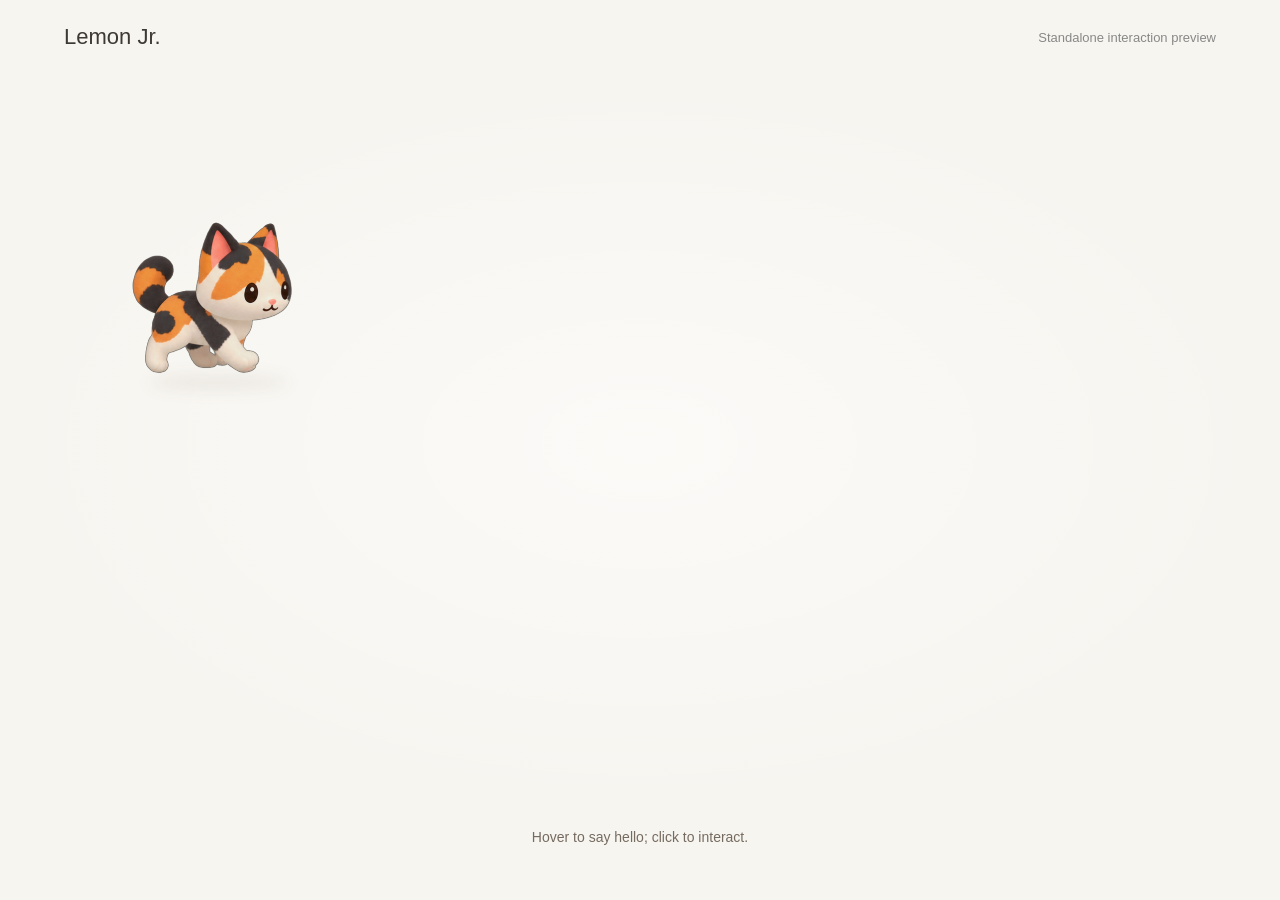
<file: cat/animation.html>
<!doctype html><html lang="en"><head><meta charset="utf-8"><meta name="viewport" content="width=device-width,initial-scale=1"><title>Lemon Jr. — Interactive Preview</title><style>*{box-sizing:border-box}body{margin:0;font-family:Arial,sans-serif;background:#f7f5f0;color:#3d3935}header{padding:24px 5vw;display:flex;justify-content:space-between;align-items:center}h1{font-size:22px;font-weight:500;margin:0}header span{font-size:13px;color:#888}#world{height:calc(100svh - 160px);min-height:420px;position:relative;overflow:hidden;background:radial-gradient(ellipse at center,#fff8 0%,transparent 70%)}#cat{position:absolute;width:240px;height:240px;padding:0;border:0;background:transparent;cursor:pointer;will-change:transform;touch-action:manipulation}canvas{width:100%;height:100%;display:block;pointer-events:none}.shadow{position:absolute;width:140px;height:16px;bottom:10px;left:50px;background:#57443014;filter:blur(8px);border-radius:50%;pointer-events:none}#menu{position:absolute;z-index:10;background:#fff;border:1px solid #ddd4cc;padding:8px;border-radius:14px;box-shadow:0 10px 35px #4d332215;display:flex;gap:6px;flex-wrap:wrap;max-width:350px}button.action,#stop{font:14px Arial;border:1px solid #d8d2c8;background:#fff;border-radius:9px;padding:12px 15px;cursor:pointer}button:focus-visible{outline:2px solid #ae895b;outline-offset:4px}[hidden]{display:none!important}footer{text-align:center;padding:15px}#status{font-size:14px;min-height:20px;margin:0 0 12px;color:#766b60}.lemon{position:fixed;z-index:50;pointer-events:none;font-size:32px;transform:translate(-50%,-50%);filter:drop-shadow(0 3px 3px #0002)}body.playing #world,body.playing #cat{cursor:none}.fish{position:absolute;font-size:30px;pointer-events:none}.heart{position:absolute;font-size:23px;color:#d88e99;pointer-events:none;display:none}@keyframes love{to{transform:translateY(-65px);opacity:0}}@media(max-width:600px){header span{display:none}#cat{width:200px;height:200px}#world{min-height:500px}}</style></head><body><header><h1>Lemon Jr.</h1><span>Standalone interaction preview</span></header><main id="world"><button id="cat" aria-label="Lemon Jr. — open interactions"><span class="shadow"></span><canvas></canvas></button><div id="menu" hidden><button class="action" data-action="pet">Pet her</button><button class="action" data-action="play">Play with her</button><button class="action" data-action="feed">Feed her</button></div></main><span class="lemon" hidden>🍋</span><footer><p id="status" role="status">Hover to say hello; click to interact.</p><button id="stop" hidden>Stop playing</button></footer><script src="motion-renderer.js?v=groom-ear9"></script><script src="cat-interactions.js?v=groom-ear9"></script></body></html>
</file>
<file: folder-menu.css>
.folder-float{--ff-w: 200px;--ff-h: 148px;--ff-r: 14px;--ff-tab: 14px;--ff-back: #3f3f46;--ff-front: #52525b;--ff-paper: #f5f5f5;--ff-item: #f5f5f5;--ff-item-ink: #18181b;--ff-label: #f5f5f5;--ff-spread: 180px;--ff-lift: 26px;--ff-angle: 34deg;--ff-rest: 16deg;--ff-open: .52s;--ff-close: 312ms;--ff-stagger: 45ms;--ff-n: 6;--ff-spring: cubic-bezier(.34, 1.57, .64, 1);--ff-ease-out: cubic-bezier(.23, 1, .32, 1);position:relative;display:inline-block;width:var(--ff-w);padding-top:var(--ff-tab);font-family:inherit;font-size:13px;font-weight:500;line-height:1}.folder-float__folder{position:relative;width:var(--ff-w);height:var(--ff-h)}.folder-float__back{position:absolute;inset:0;z-index:0;border-radius:var(--ff-r);background:var(--ff-back);transform:perspective(600px) rotateX(8deg);transform-origin:50% 100%}.folder-float__back:before{content:"";position:absolute;top:calc(-1 * var(--ff-tab));left:0;width:42%;height:calc(var(--ff-tab) + var(--ff-r));border-radius:var(--ff-r) var(--ff-r) 0 0;background:inherit}.folder-float__paper{position:absolute;top:10%;z-index:1;right:8%;left:8%;height:50%;border-radius:6px;background:var(--ff-paper);opacity:0;transform:translateY(10px);transition:transform var(--ff-close) var(--ff-ease-out),opacity var(--ff-close) ease}.folder-float__front{position:absolute;right:0;bottom:0;left:0;z-index:2;display:flex;flex-direction:column;justify-content:flex-end;gap:5px;height:76%;padding:14px 16px;box-sizing:border-box;border-radius:var(--ff-r);background:linear-gradient(180deg,color-mix(in srgb,var(--ff-front) 92%,#fff),var(--ff-front) 60%);color:var(--ff-label);box-shadow:0 -10px 24px #00000047;transform:perspective(600px) rotateX(calc(-1 * var(--ff-rest)));transform-origin:50% 100%;transition:transform var(--ff-open) var(--ff-ease-out)}.folder-float__label{font-size:13px;font-weight:500}.folder-float__sub{font-size:11px;opacity:.55}.folder-float__trigger{position:absolute;right:0;bottom:0;left:0;z-index:3;height:76%;margin:0;padding:0;border:0;border-radius:var(--ff-r);background:transparent;cursor:pointer;outline:none;-webkit-tap-highlight-color:transparent}.folder-float[data-open] .folder-float__front{transform:perspective(600px) rotateX(calc(-1 * var(--ff-angle)))}.folder-float[data-open] .folder-float__paper{opacity:1;transform:translateY(0);transition:transform var(--ff-open) var(--ff-ease-out),opacity .2s ease}.folder-float__items{position:absolute;top:var(--ff-tab);left:50%;z-index:1;width:0;height:0}.folder-float[data-open] .folder-float__items:before{content:"";position:absolute;top:calc(-1 * (var(--ff-lift) + 120px));left:calc(-1 * (var(--ff-spread) + 100px));width:calc(2 * var(--ff-spread) + 200px);height:calc(var(--ff-lift) + 120px)}.folder-float__item{position:absolute;top:0;left:50%;margin:0;padding:0 14px;height:34px;border:0;border-radius:17px;background:var(--ff-item);color:var(--ff-item-ink);font:inherit;white-space:nowrap;box-shadow:0 4px 12px #00000024;cursor:pointer;outline:none;opacity:0;transform:translate(-50%,44px) scale(.6);transform-origin:50% 50%;pointer-events:none;-webkit-tap-highlight-color:transparent;transition:transform var(--ff-close) var(--ff-ease-out) calc((var(--ff-n) - 1 - var(--i)) * var(--ff-stagger) * .5),opacity .16s ease calc((var(--ff-n) - 1 - var(--i)) * var(--ff-stagger) * .5 + var(--ff-close) * .45),scale .16s var(--ff-ease-out)}.folder-float[data-open] .folder-float__item{opacity:1;transform:translate(calc(-50% + var(--x)),var(--y)) rotate(var(--r)) scale(1);pointer-events:auto;transition:transform var(--ff-open) var(--ff-spring) calc(var(--i) * var(--ff-stagger)),opacity .16s ease calc(var(--i) * var(--ff-stagger)),scale .16s var(--ff-ease-out)}.folder-float[data-live] .folder-float__item{cursor:grab;transition:scale .16s var(--ff-ease-out)}.folder-float__item[data-drag]{cursor:grabbing}@media(hover:hover)and (pointer:fine){.folder-float[data-open] .folder-float__item:hover{scale:1.05}}.folder-float[data-open] .folder-float__item:active{scale:.97}.folder-float__item[data-pop]{animation:folder-float-pop .32s var(--ff-ease-out)}.folder-float__drift{display:block;animation:folder-float-drift 3.2s ease-in-out infinite;animation-delay:calc(var(--i) * -.7s);animation-play-state:paused}.folder-float[data-open] .folder-float__drift{animation-play-state:running}.folder-float[data-physics] .folder-float__drift,.folder-float[data-live] .folder-float__drift{animation:none}@keyframes folder-float-drift{0%,to{translate:0 0}50%{translate:0 -3px}}@keyframes folder-float-pop{30%{scale:1.1}to{scale:1}}@media(prefers-reduced-motion:reduce){.folder-float__front,.folder-float__paper{transition:opacity .2s ease}.folder-float[data-open] .folder-float__front{transform:perspective(600px) rotateX(calc(-1 * var(--ff-rest)))}.folder-float__paper{transform:none!important}.folder-float__item{transition:opacity .2s ease}.folder-float[data-open] .folder-float__item{transition:opacity .2s ease calc(var(--i) * var(--ff-stagger))}.folder-float__drift{animation:none}}
</file>
<file: header-menu.css>
/* Shared header disclosures: the same paper-white pills as the folder menu. */
header{padding-right:max(86px,4vw)}
.header-actions{display:flex;align-items:center;gap:12px}
.header-disclosure{position:relative}
.header-icon{display:grid;place-items:center;width:44px;height:44px;padding:0;border:1px solid #555;border-radius:50%;background:transparent;color:#fff;transition:background .2s,border-color .2s}
.header-icon:hover,.header-disclosure.is-open .header-icon{background:#2b2b2b;border-color:#999}
.header-icon svg{width:22px;height:22px;display:block}
header .header-icon:focus-visible{outline:2px solid white;outline-offset:5px}
header .header-pills{position:absolute;left:50%;right:auto;top:100%;transform:translateX(-50%);display:flex;flex-direction:column;align-items:center;gap:10px;padding:16px 0 8px;margin:0;width:max-content;max-width:calc(100vw - 32px);visibility:hidden;pointer-events:none;transition:visibility 0s .2s;z-index:20}
header .header-pill{display:flex;align-items:center;justify-content:center;min-height:40px;padding:10px 20px;border:0;border-radius:999px;background:#f5f5f5;color:#18181b;font-size:14px;font-weight:500;text-decoration:none;white-space:nowrap;box-shadow:0 4px 12px #00000024;opacity:0;transform:translateY(-8px) rotate(var(--pill-tilt,-4deg)) scale(.94);transform-origin:center;transition:opacity .18s ease,transform .3s cubic-bezier(.23,1,.32,1),background .16s;}
.header-disclosure.is-open .header-pills{visibility:visible;pointer-events:auto;transition-delay:0s}
.header-disclosure.is-open .header-pill{opacity:1;transform:translateY(0) rotate(var(--pill-tilt,-4deg)) scale(1);transition-delay:calc(var(--item,0)*65ms)}
header .header-pill:hover{background:#fff;box-shadow:0 6px 20px #0004}
header .header-pill:focus-visible{outline:2px solid white;outline-offset:4px}
@media(prefers-reduced-motion:reduce){header .header-pills,header .header-pill{transition:none!important}}
@media(max-width:750px){.header-actions{gap:10px}header .header-pill{min-height:44px}}

#header-navigation .header-pill:nth-child(1){--pill-tilt:-5deg}
#header-navigation .header-pill:nth-child(2){--pill-tilt:4deg}
#header-navigation .header-pill:nth-child(3){--pill-tilt:-3deg}
#header-navigation .header-pill:nth-child(4){--pill-tilt:5deg}
@media(max-width:380px){header .brand{font-size:16px}.header-actions{gap:8px}}

.header-icon.cat-link svg{width:26px;height:26px}

#cat-links .header-pill{--pill-tilt:4deg}
</file>
<file: decrypted-titles.css>
.decrypted-title{display:inline-block;white-space:pre-wrap}
.decrypt-cell{position:relative;display:inline-block;vertical-align:baseline}
.decrypt-measure{visibility:hidden}
.decrypt-ink{position:absolute;inset:0;text-align:center;white-space:pre;opacity:1;font-weight:inherit;transform:none}
.decrypt-ink.encrypted{color:inherit;font-size:inherit;line-height:inherit;opacity:1}
@media(prefers-reduced-motion:reduce){.decrypt-ink.encrypted{color:inherit;font-size:inherit}}
</file>
<file: about-page.css>
/* About Me: tilted photographs beside the biography. */
.about{width:min(1160px,88vw);margin:0 auto;padding:64px 0 100px;display:grid;grid-template-columns:minmax(240px,350px) minmax(0,1fr);column-gap:clamp(48px,7vw,100px);row-gap:48px;align-content:start;align-items:start}
.about h2{grid-column:1/-1}
.about-photos{position:relative;padding:12px 16px 16px;isolation:isolate}
.about-photo{position:relative;width:74%;max-width:240px;margin:0;transform:rotate(var(--photo-tilt));transition:transform .32s cubic-bezier(.2,.7,.2,1),box-shadow .32s ease;box-shadow:0 9px 24px #0002;border-radius:8px;background:#eee}
.about-photo img{display:block;width:100%;height:auto;border-radius:inherit}
.about-photo--portrait{--photo-tilt:-6deg;z-index:2}
.about-photo--lemon{--photo-tilt:7deg;margin:-56px 0 0 auto;z-index:1}
.about-photo:focus-visible{outline:2px solid #777;outline-offset:5px;transform:rotate(var(--photo-tilt)) scale(1.07);z-index:3}
@media(hover:hover){.about-photo:hover{transform:rotate(var(--photo-tilt)) scale(1.07);box-shadow:0 16px 34px #0003;z-index:3}}
.about .about-bio{padding-top:10px}
.about .about-bio p{font-size:clamp(18px,1.65vw,22px);line-height:1.65;letter-spacing:-.015em;max-width:none;margin:0 0 25px}
.about .contact{margin-top:32px;flex-wrap:wrap}
@media(max-width:750px){
 .about{padding-top:42px;grid-template-columns:1fr;gap:36px}
 .about-photos{width:min(330px,100%);justify-self:center}
 .about .about-bio{padding-top:0}
 .about .about-bio p{font-size:18px}
}
@media(prefers-reduced-motion:reduce){.about-photo{transition:none}}

.about-photo figcaption{position:absolute;top:100%;left:0;width:100%;padding-top:12px;text-align:center;font-size:13px;line-height:1.5;color:#666}
.about-photos{padding-bottom:48px}

/* Center the biography beside the photo stack and use the case-study reveal. */
.about .about-bio{align-self:center}
.about-bio .about-reveal{opacity:0;transform:translateY(22px);transition:opacity .65s ease,transform .75s cubic-bezier(.22,1,.36,1);transition-delay:calc(var(--reveal-index,0) * .12s)}
.about-bio .about-reveal.is-revealed{opacity:1;transform:none}
@media(prefers-reduced-motion:reduce){.about-bio .about-reveal{opacity:1;transform:none;transition:none}}
</file>
<file: flobrain-case.css>
.case-page{background:#fafafa;color:#202023;--case-accent:#7661e9;--case-line:#e3e1e8;--case-sans:"Geist","Helvetica Neue",Arial,sans-serif;--case-mono:"Geist Mono",ui-monospace,"SF Mono",Menlo,monospace;--case-label:#35323d;font-family:var(--case-sans)}
.case-container{width:min(1200px,88vw);margin:0 auto}
.case-hero{padding-top:42px}
.back-link{font-size:13px;text-decoration:none;color:#6c6b71}
.back-link:hover,.case-end a:hover{text-decoration:underline;text-underline-offset:5px}
.case-eyebrow{margin:58px 0 20px;font-size:12px;letter-spacing:.035em;color:#706d7b}
.case-hero h1{font-size:clamp(64px,9vw,116px);line-height:1;letter-spacing:-.065em;font-weight:500;margin:0 0 24px}
.case-hero .tagline{font-size:clamp(22px,2.6vw,32px);letter-spacing:-.035em;line-height:1.35;max-width:none;margin:0 0 35px;color:#343139}
.case-hero .meta{display:grid;grid-template-columns:1fr 1.1fr 1fr 1.3fr;gap:28px;padding:25px 0;border-top:1px solid var(--case-line);border-bottom:1px solid var(--case-line);font-size:14px;line-height:1.7;color:#75717f;margin:30px 0}
.meta b{display:block;color:#35323d;font-size:11px;text-transform:uppercase;letter-spacing:.07em;margin-bottom:8px}
.case-hero>p:not(.tagline){max-width:none;font-size:17px;line-height:1.75;color:#55515d;margin:18px 0}
.case-hero .cta{display:inline-flex;align-items:center;background:#222125;color:#fff;text-decoration:none;border-radius:30px;padding:13px 22px;font-size:14px;margin:10px 0 8px;transition:background .2s}
.case-hero .cta:hover{background:#5f4acb}
.case-page figure{margin:35px 0}
.case-page figure img,.case-page figure video{display:block;width:100%;height:auto;border-radius:12px;background:transparent;border:0}
.case-page figure video{max-height:none;object-fit:contain}
.case-hero figure{margin-top:35px}
.case-page figcaption{font-size:13px;line-height:1.55;color:#7c7588;margin-top:13px}
.story-layout{display:grid;grid-template-columns:minmax(0,1fr) minmax(0,740px) minmax(0,1fr);gap:28px;padding-top:90px}
.story-content{grid-column:2;min-width:0}
.story-nav{grid-column:1;align-self:start;position:sticky;top:110px}
.story-nav nav{display:flex;flex-direction:column;gap:8px}
.story-nav a{position:relative;font-size:14px;line-height:1.5;color:#77717f;text-decoration:none;padding:8px 0 8px 14px;transition:color .2s}
.story-nav a::before{content:"";position:absolute;left:0;top:50%;width:2px;height:18px;border-radius:2px;background:var(--case-accent);transform:translateY(-50%);opacity:0;transition:opacity .2s}
.story-nav a:hover,.story-nav a[aria-current=true]{color:#49398f}
.story-nav a:hover::before,.story-nav a[aria-current=true]::before{opacity:1}
.story-section{padding:0 0 58px;margin:0 0 62px;border-bottom:1px solid var(--case-line);scroll-margin-top:30px}
.story-section h2{font-size:clamp(30px,3.2vw,44px);letter-spacing:-.04em;font-weight:500;line-height:1.15;max-width:740px;margin:0 0 26px}
.story-section>p,.story-section>ul{font-size:17px;line-height:1.8;max-width:740px;color:#504b59;margin:18px 0}
.story-section strong{font-weight:600;color:#29252f}
.story-section ul{padding-left:22px}
.story-section li+li{margin-top:9px}
.story-section h3{font-size:clamp(23px,2.2vw,30px);font-weight:500;letter-spacing:-.025em;line-height:1.25;margin:64px 0 22px;max-width:740px}
.decision-number{display:block;font-size:11px;text-transform:uppercase;letter-spacing:.08em;color:#817a8c;margin-bottom:12px}
.story-section .rule{border-left:3px solid var(--case-accent);background:#f1edf9;padding:20px 24px;border-radius:0 8px 8px 0;margin:28px 0}
.case-page .pair{display:grid;grid-template-columns:1fr 1fr;gap:24px}
.case-page .pair .lbl{font-size:11px;text-transform:uppercase;letter-spacing:.065em;margin-bottom:12px;color:#7a7186}
.case-page .narrow .image-expand{max-width:300px;margin:auto}
.case-page .narrow figcaption{text-align:center}
.asset-note{display:block;font-size:11px;margin-top:6px;color:#8c8495}
.story-section .note{font-size:13px;color:#807a89;font-style:italic}
.image-expand{display:block;position:relative;width:100%;padding:0;border:0;background:transparent;border-radius:12px;cursor:zoom-in;text-align:left}
.image-expand-hint{position:absolute;right:12px;bottom:12px;font-size:11px;padding:8px 11px;border-radius:20px;background:#fffefa;color:#514a5d;box-shadow:0 2px 8px #0001;opacity:0;transition:opacity .2s}
.image-expand:hover .image-expand-hint,.image-expand:focus-visible .image-expand-hint{opacity:1}
.case-end{display:flex;justify-content:space-between;align-items:end;padding:0 0 60px;gap:24px}
.case-end a{text-decoration:none;font-size:clamp(23px,3vw,38px);letter-spacing:-.03em}
.case-end small{display:block;font-size:11px;letter-spacing:.07em;text-transform:uppercase;color:#777;margin-bottom:16px}
.case-end .back-to-top{font-size:14px;line-height:1.2;letter-spacing:0;color:#fff;background:#222125;white-space:nowrap;border-radius:999px;padding:13px 20px;gap:8px;transition:background .2s}
.case-end .back-to-top:hover{background:#5f4acb;text-decoration:none}
.case-end .back-to-top:focus-visible{outline:2px solid var(--case-accent);outline-offset:4px}
.image-dialog{width:min(1500px,96vw);max-width:96vw;max-height:94svh;padding:14px;border:0;border-radius:12px;background:#fafafa}
.image-dialog::backdrop{background:#15121edb}
.image-dialog-bar{display:flex;justify-content:space-between;align-items:center;padding:0 0 12px;gap:20px}
.image-dialog-bar a,.image-dialog-close{font-size:13px;color:#555;background:none;border:0;padding:8px;text-decoration:none}
.image-dialog>img{display:block;width:auto;max-width:100%;height:auto;max-height:calc(94svh - 80px);object-fit:contain;margin:auto}
@media(max-width:1100px){.story-layout{grid-template-columns:1fr;padding-top:48px;gap:35px}.story-nav{position:static;grid-column:1}.story-content{grid-column:1;width:100%;max-width:740px;margin-inline:auto}.story-nav nav{flex-direction:row;flex-wrap:wrap;gap:8px 20px}.story-nav a{padding:6px 0}.story-nav a::before{left:50%;top:auto;bottom:0;width:18px;height:2px;transform:translateX(-50%)}.case-hero .meta{grid-template-columns:1fr 1fr}.story-section>p,.story-section>ul{max-width:none}.story-section{padding-bottom:40px;margin-bottom:40px}}
@media(max-width:600px){.case-eyebrow{margin-top:35px;font-size:11px}.case-hero{padding-top:28px}.case-hero .meta{gap:22px 18px}.case-hero .tagline{font-size:24px}.case-page .pair{grid-template-columns:1fr;gap:28px}.story-section>p,.story-section>ul{font-size:16px;line-height:1.75}.story-section h3{margin-top:42px}.case-page figure{margin:26px 0}.case-page figcaption{font-size:12px}.image-expand-hint{display:none}.case-end{align-items:start;flex-direction:column}.case-hero .cta{font-size:13px}.story-nav a{font-size:13px}}
@media(prefers-reduced-motion:reduce){.case-hero .cta,.story-nav a,.image-expand-hint{transition:none}}

.link-arrow{display:inline-block;vertical-align:middle;width:20px;height:20px;flex-shrink:0}.arrow-left{transform:rotate(180deg)}.case-hero .cta,.back-link,.original-image,.back-to-top{align-items:center;gap:8px}.back-link,.original-image,.back-to-top{display:inline-flex}.image-expand-hint .link-arrow{width:13px;height:13px}.case-end>a>.link-arrow{width:24px;height:24px}

.case-end .back-to-top>.link-arrow{width:1em;height:1em}

/* The original SVG remains fully visible without JavaScript or with reduced motion. */
.case-page .case-graphic{display:block;width:100%;height:auto;border-radius:12px}
.case-graphic.line-ready .draw-line{stroke-dasharray:var(--draw-length);stroke-dashoffset:var(--draw-length)}
.case-graphic.is-drawing .draw-line{animation:case-line-draw var(--draw-duration,1100ms) cubic-bezier(.22,.61,.36,1) var(--draw-delay) both}
@keyframes case-line-draw{from{stroke-dashoffset:var(--draw-length)}to{stroke-dashoffset:0}}
@media(prefers-reduced-motion:reduce){.case-graphic.line-ready .draw-line{stroke-dasharray:none;stroke-dashoffset:0;animation:none}}

/* Adopt the reviewed typefaces and sizes while retaining the original layout. */
.case-eyebrow,.meta b,.decision-number,.case-page .pair .lbl,.case-end small{font-family:var(--case-mono);font-weight:500}
.case-eyebrow,.meta b{color:var(--case-label)}

.case-end .case-next-project{display:flex;flex-direction:column;align-items:flex-start;text-align:left}
.case-next-project-name{display:block}

/* Scroll reveals keep the existing document layout and spacing. */
.scroll-reveal{transition:opacity .65s ease,transform .75s cubic-bezier(.22,1,.36,1)}
.scroll-reveal:not(.is-revealed){opacity:0;transform:translateY(22px)}
.scroll-reveal.reveal-scale{transform-origin:center;transition-duration:.85s,1s}
.scroll-reveal.reveal-scale:not(.is-revealed){transform:translateY(24px) scale(.94)}
.highlight-sweep{font-weight:700;color:#29252f}
.highlight-line{white-space:nowrap;background-image:linear-gradient(transparent 45%,#dfd6ff 45%,#dfd6ff 96%,transparent 96%);background-repeat:no-repeat;background-size:0% 100%;transition:background-size .65s linear;transition-delay:0s}
.highlight-sweep.is-highlighted .highlight-line{background-size:100% 100%;transition-delay:calc(.12s + var(--highlight-line-index)*.65s)}
.comparison-scroll{position:relative;margin:35px 0}
.case-page .comparison-pin{margin:0;text-align:center}
.comparison-scroll.is-scroll-linked .comparison-pin{position:sticky;top:var(--pin-top,100px)}
.comparison-panel{width:min(100%,420px,max(160px,calc((100svh - 270px)*.6631)));margin-inline:auto}
.comparison-labels{display:flex;justify-content:space-between;gap:20px;margin-bottom:12px;font:500 11px/1.4 var(--case-mono);letter-spacing:.065em;text-transform:uppercase;color:#7a7186}
.comparison-stage{position:relative;width:100%;aspect-ratio:744/1122;overflow:hidden;border-radius:12px;background:#fff;isolation:isolate}
.case-page .comparison-stage img{display:block;width:100%;height:100%;object-fit:contain;border-radius:0}
.case-page .comparison-stage .comparison-after{position:absolute;inset:0;clip-path:inset(0 0 0 calc(100% - var(--after-progress)))}
.comparison-divider{position:absolute;top:0;bottom:0;left:calc(100% - var(--after-progress));width:1px;transform:translateX(-50%);background:#7661e9;pointer-events:none}
.comparison-control{display:flex;flex-direction:column;gap:6px;margin-top:14px;font-size:12px;line-height:1.5;color:#7c7588}
.comparison-control input{display:block;appearance:none;-webkit-appearance:none;background:transparent;width:100%;height:28px;margin:0;cursor:ew-resize}
.comparison-control input::-webkit-slider-runnable-track{height:2px;border-radius:2px;background:linear-gradient(to right,var(--case-accent) 0 var(--slider-progress,50%),#ddd9e5 var(--slider-progress,50%) 100%)}
.comparison-control input::-webkit-slider-thumb{appearance:none;-webkit-appearance:none;width:10px;height:10px;border:0;border-radius:50%;background:var(--case-accent);margin-top:-4px}
.comparison-control input::-moz-range-track{height:2px;border-radius:2px;background:#ddd9e5}
.comparison-control input::-moz-range-progress{height:2px;background:var(--case-accent)}
.comparison-control input::-moz-range-thumb{width:10px;height:10px;border:0;border-radius:50%;background:var(--case-accent)}
.comparison-control input:focus-visible{outline:2px solid var(--case-accent);outline-offset:3px;border-radius:8px}
.case-page .comparison-pin figcaption{margin-top:10px}
@media(prefers-reduced-motion:reduce){
 .scroll-reveal,.scroll-reveal:not(.is-revealed),.scroll-reveal.reveal-scale:not(.is-revealed){opacity:1;transform:none;transition:none}
 .highlight-sweep .highlight-line{background-size:100% 100%;transition:none}
 .comparison-scroll.is-scroll-linked .comparison-pin{position:static}
}
</file>
<file: garrett-case.css>
/* Garrett Comer case: additions on top of flobrain-case.css (same layout, same tokens). */

/* Accent: the athlete site's deep green instead of FloBrain purple */
.garrett-case{--case-accent:#3f6b3a;--case-line:#e0e6dc}
.garrett-case .story-nav a:hover,.garrett-case .story-nav a[aria-current=true]{color:#2f5a2b}
.garrett-case .story-section .rule{background:#eef3ea}
.garrett-case .case-hero .cta:hover,.garrett-case .case-end .back-to-top:hover{background:#2f5a2b}

/* Phone screenshots: narrow and centered, like the narrow figures in the FloBrain case */
.garrett-case figure.garrett-phones .pair{max-width:560px;margin:0 auto}
.garrett-case figure.garrett-phones figcaption{text-align:center}

.garrett-case .pair>*{min-width:0}
.garrett-case .decrypt-word{display:inline-block;white-space:nowrap}
@media(max-width:380px){.garrett-case .case-hero h1{font-size:clamp(48px,16.4vw,64px)}}

/* Fit each screenshot to its own proportions; edge labels must stay visible. */
.garrett-case figure .image-expand{
  height:auto;aspect-ratio:auto;padding:0;border:0;border-radius:12px;overflow:visible;
}
.garrett-case figure img,.garrett-case figure video{
  display:block;width:100%;height:auto;max-height:none;aspect-ratio:auto;
  object-fit:contain;border-radius:12px;padding:0;border:0;
}
.garrett-case .pair{align-items:start}


/* The shared script measures wrapped lines and sweeps them in reading order. */
.garrett-case .highlight-sweep{font-weight:700;color:inherit}
.garrett-case .highlight-line{background-image:linear-gradient(transparent 45%,#deebd6 45%,#deebd6 96%,transparent 96%)}
</file>
<file: garrett-motion.css>
/* Garrett Comer case: scroll animations (load after flobrain-case.css and garrett-case.css) */
.gc-motion{
  --gc-2023:#8a5a34; --gc-2024:#4f7d4a; --gc-2025:#1f3a2e; --gc-flag:#b4482f;
  --gc-muted:#6b7166; --gc-line:#e3e6df; --gc-ink:#1c211b;
  margin:0;display:grid;gap:10px
}
.gc-stage{background:#fff;border:1px solid var(--gc-line);border-radius:12px;padding:16px;display:grid;gap:12px;min-width:0}
.gc-svg{display:block;width:100%;height:auto;overflow:visible}
.gc-svg text{font-family:var(--case-mono,"Geist Mono",ui-monospace,Menlo,monospace);font-size:11px;fill:var(--gc-muted);transition:opacity .5s}
.gc-svg .gc-strong{fill:var(--gc-ink);font-size:12px}
.gc-grid{stroke:var(--gc-line);stroke-width:1}
.gc-avg{stroke:var(--gc-muted);stroke-width:1.2;stroke-dasharray:2 4;fill:none}
.gc-line{fill:none;stroke-width:2;transition:opacity .6s}
.gc-trend{fill:none;stroke-width:1.6;stroke-dasharray:7 5}
.gc-gap{stroke:var(--gc-flag);stroke-width:1.5;stroke-dasharray:3 3;transition:opacity .4s}
.gc-ring{fill:none;stroke:var(--gc-flag);stroke-width:1.5;transition:opacity .4s}
.gc-pt{transition:cx .9s cubic-bezier(.6,0,.2,1),cy .9s cubic-bezier(.6,0,.2,1),opacity .5s}
.gc-line.gc-2023,.gc-trend.gc-2023{stroke:var(--gc-2023)} .gc-pt.gc-2023{fill:var(--gc-2023)}
.gc-line.gc-2024{stroke:var(--gc-2024)} .gc-pt.gc-2024{fill:var(--gc-2024)}
.gc-pt.gc-2025{fill:var(--gc-2025)}
.gc-bar{display:flex;flex-wrap:wrap;gap:10px;align-items:center;justify-content:space-between}
.gc-tag{font-family:var(--case-mono,"Geist Mono",ui-monospace,Menlo,monospace);font-size:12px;color:var(--gc-muted)}
.gc-replay{font:inherit;font-size:13px;color:var(--gc-ink);background:transparent;border:1px solid var(--gc-line);border-radius:999px;padding:6px 14px;cursor:pointer}
.gc-replay:hover{border-color:var(--case-accent,#3f6b3a);color:var(--case-accent,#3f6b3a)}
.gc-replay:focus-visible{outline:2px solid var(--case-accent,#3f6b3a);outline-offset:3px}
.gc-instant *{transition:none!important}
@media (prefers-reduced-motion: reduce){.gc-motion *{transition:none!important}}
</file>
<file: garrett-story.css>
/* FloBrain-style pinned storytelling, with a desktop wipe followed by phone views. */
.gc-redesign-story{--story-height:min(500px,calc(100svh - 190px));display:grid;grid-template-columns:minmax(0,1fr) minmax(0,2fr);gap:32px;position:relative;margin:35px 0}
.gc-story-pin{position:sticky;top:var(--story-top,100px);align-self:start;grid-column:2;grid-row:1;min-width:0}
.gc-story-panels{display:grid;align-items:center;height:var(--story-height)}
.garrett-case .gc-story-panel{grid-area:1/1;margin:0;width:100%;min-width:0;opacity:0;visibility:hidden;pointer-events:none;transition:opacity .45s ease,visibility .45s}
.garrett-case .gc-story-panel.is-active{opacity:1;visibility:visible;pointer-events:auto}
.gc-story-panel .comparison-labels{gap:14px;font-size:10px;line-height:1.5}
.gc-story-panel .comparison-labels span:last-child{text-align:right}
.gc-desktop-comparison{position:relative;aspect-ratio:8/5;overflow:hidden;border-radius:12px}
.garrett-case .gc-desktop-comparison img{width:100%;height:100%;object-fit:contain;border-radius:0}
.gc-desktop-after{position:absolute;inset:0;clip-path:inset(0 0 0 calc(100% - var(--after-progress)))}
.gc-desktop-comparison .comparison-divider{background:var(--case-accent)}
.garrett-case .gc-story-phone{width:min(100%,calc((var(--story-height) - 36px)*.4620853));justify-self:center}
.gc-story-phone .comparison-labels{justify-content:center;margin-bottom:10px}
.gc-story-panel .comparison-control{font-size:11px}
.gc-story-steps{grid-column:1;grid-row:1;min-width:0}
.gc-story-step{min-height:85svh;display:block;padding-top:calc(var(--story-height)/2 - 60px);opacity:.3;transition:opacity .35s}
.gc-story-step:first-child{min-height:160svh}
.gc-story-step.is-active{opacity:1}
.gc-redesign-story .gc-story-step h3{font-size:22px;line-height:1.25;margin:0 0 14px}
.gc-story-step p{font-size:16px;line-height:1.7;color:#504b59;margin:0}
.gc-story-dots{display:flex;gap:6px;justify-content:center;margin-top:12px}
.gc-story-dots i{width:6px;height:6px;border-radius:50%;background:var(--case-line);transition:width .2s,background .2s}
.gc-story-dots i.is-active{width:18px;border-radius:3px;background:var(--case-accent)}
@media(max-width:700px){
 .gc-redesign-story{display:block;--story-height:min(360px,44svh)}
 .gc-story-pin{z-index:2;background:#fafafa;padding:12px 0}
 .gc-story-step{min-height:75svh}
 .gc-story-step:first-child{min-height:155svh}
 .gc-story-step h3{font-size:21px}
}
@media(prefers-reduced-motion:reduce){
 .gc-redesign-story{display:block}
 .gc-story-pin{position:static;padding:0}
 .gc-story-panels{display:block;height:auto}
 .garrett-case .gc-story-panel{opacity:1;visibility:visible;pointer-events:auto;transition:none;margin:30px auto}
 .garrett-case .gc-story-phone{width:min(100%,260px)}
 .gc-story-steps,.gc-story-dots{display:none}
}

@media(min-width:701px){.gc-step-copy{position:sticky;top:calc(var(--story-top,100px) + var(--story-height)/2 - 60px)}}
@media(max-width:700px){.gc-story-step{padding-top:32px}.gc-step-copy{position:static}}

.gc-redesign-title{display:flex;align-items:center;gap:.3em}
.gc-redesign-title .gc-title-arrow{display:block;width:1em;height:1em;flex:none}
</file>
<file: work-folders.css>
.work-collection{--folder-width:320px;--folder-height:236px;position:relative;max-width:1120px;margin:0 auto;min-height:580px;--card-width:256px;--card-height:210px;--card-spread:280px}.collection-back{position:absolute;width:var(--folder-width);height:var(--folder-height);bottom:48px;left:50%;transform:translate(-50%);background:#3f3f46;border-radius:0 20px 20px}.collection-back:before{content:"";position:absolute;left:0;bottom:98%;width:42%;height:24px;background:#3f3f46;border-radius:17px 17px 0 0}.collection-cards{position:absolute;inset:0;pointer-events:none}.collection-card{position:absolute;left:50%;bottom:65px;width:calc(var(--folder-width)*.8);height:var(--card-height);z-index:2;--card-x:calc((var(--card-index) - 1.5)*var(--card-spread));transform:translate(-50%) rotate(calc((var(--card-index) - 1.5)*3deg));transition:width .55s cubic-bezier(.22,1,.36,1),bottom .55s cubic-bezier(.22,1,.36,1),transform .55s cubic-bezier(.22,1,.36,1);outline:none}.collection-card-paper{height:100%;border:1px solid #dedee1;border-radius:12px;background:#fff;box-shadow:0 7px 20px #00000012;padding:20px;display:flex;flex-direction:column;justify-content:space-between}.collection-card:nth-child(1) .collection-card-paper{background:#e6e6e6}.collection-card:nth-child(2) .collection-card-paper{background:#eeeeef}.collection-card:nth-child(3) .collection-card-paper{background:#f5f5f5}.collection-card-number{font-size:13px;letter-spacing:.04em;color:#85858b}.collection-card-placeholder{font-size:15px;line-height:1.5;color:#777}.collection-card-placeholder small{display:block;font-size:12px;color:#93939a;margin-top:3px}.collection-card-name{position:absolute;bottom:calc(100% + 18px);left:50%;width:calc(100% + 26px);transform:translate(-50%,6px);font-size:16px;line-height:1.3;text-align:center;letter-spacing:-.025em;color:#252529;opacity:0;pointer-events:none;transition:opacity .18s,transform .22s}.collection-trigger{position:absolute;left:50%;bottom:48px;transform:translate(-50%);width:var(--folder-width);height:var(--folder-height);padding:0;background:none;border:0;z-index:3;border-radius:20px;perspective:700px}.collection-front{position:absolute;inset:0;background:linear-gradient(180deg,#606069,#52525b 65%);color:#f5f5f5;border-radius:14px 20px 20px;display:flex;flex-direction:column;justify-content:flex-end;align-items:flex-start;gap:8px;padding:30px;box-shadow:0 14px 34px #0000001a;transform-origin:50% 100%;transition:transform .45s cubic-bezier(.22,1,.36,1)}.collection-front>span{font-size:20px}.collection-front small{font-size:14px;opacity:.6}.collection-trigger:focus-visible{outline:2px solid #52525b;outline-offset:8px}.collection-hint{position:absolute;bottom:0;left:0;width:100%;text-align:center;margin:0;color:#7b7b82;font-size:14px;line-height:1.5}.work-collection.is-open .collection-card{width:var(--card-width);bottom:326px;transform:translate(calc(-50% + var(--card-x))) rotate(calc((var(--card-index) - 1.5)*2deg));transition-delay:calc(var(--card-index)*40ms);pointer-events:auto}.work-collection.is-open .collection-front{transform:rotateX(-28deg) scaleY(.76)}.work-collection.is-open .collection-card:is(:hover,:focus-visible,.label-visible) .collection-card-name{opacity:1;transform:translate(-50%)}.collection-card:focus-visible .collection-card-paper{outline:2px solid #52525b;outline-offset:4px}@media(hover:hover){.work-collection:has(.collection-trigger:hover):not(.is-open) .collection-front{transform:rotateX(-22deg) scaleY(.83)}.work-collection:has(.collection-trigger:hover):not(.is-open) .collection-card{transform:translate(-50%,-35px) rotate(calc((var(--card-index) - 1.5)*3deg))}}@media(max-width:1200px){.work-collection{--card-width:clamp(118px, calc((100vw - 100px)/2) ,256px)}.work-collection.is-open{min-height:800px}.work-collection.is-open .collection-card{--card-x:calc((var(--card-width) + 22px)*-.5);bottom:536px;transform:translate(calc(-50% + var(--card-x))) rotate(-2deg)}.work-collection.is-open .collection-card:nth-child(2n){--card-x:calc((var(--card-width) + 22px)*.5);transform:translate(calc(-50% + var(--card-x))) rotate(2deg)}.work-collection.is-open .collection-card:nth-child(n+3){bottom:270px}.collection-card-paper{padding:16px}.collection-card-name{font-size:15px}.collection-hint{font-size:13px}}@media(max-width:800px){.work-collection{--folder-width:280px;--folder-height:205px;--card-width:clamp(118px, calc((100vw - 100px)/2) ,224px);--card-height:190px;min-height:470px}}@media(prefers-reduced-motion:reduce){.collection-card,.collection-front,.collection-card-name{transition:none!important}}
</file>
<file: selected-work.css>
.selected-work-page .section-head{max-width:1440px;margin:auto;padding:72px 6vw 44px}
.selected-work-list{border-top:1px solid #dededb}
.work-row{border-bottom:1px solid #dededb}
.work-row-inner{max-width:1440px;margin:auto;padding:30px 6vw;display:grid;grid-template-columns:minmax(0,1fr) minmax(0,1fr);gap:5vw;align-items:center}
.work-copy{padding:0}
.work-number{font-size:12px;letter-spacing:.08em;color:#777;margin:0 0 22px}
.work-copy h3{font-size:clamp(28px,3vw,44px);font-weight:500;letter-spacing:-.05em;line-height:1.08;margin:0 0 12px}
.work-description{font-size:16px;line-height:1.55;color:#50504e;margin:0 0 14px;max-width:100%}
.work-labels{list-style:none;display:flex;flex-wrap:wrap;gap:7px;padding:0;margin:0 0 16px}
.work-labels li{font-size:11px;line-height:1.35;color:#555550;border:1px solid #d9d9d5;border-radius:30px;padding:6px 9px}
.work-copy .case-link{font-size:13px;text-decoration:none;border:0;padding:0 0 4px;display:inline-flex;gap:6px;align-items:center}
.work-copy .case-link:hover{text-decoration:underline;text-underline-offset:5px}
.work-copy .case-link .case-arrow{display:block;width:16px;height:16px;flex-shrink:0;transition:transform .2s}
.work-copy .case-link:hover span{transform:translate(1px,-1px)}
.work-motion{--preview-bg:#e9e9e5;position:relative;width:100%;max-width:none;justify-self:stretch;aspect-ratio:16/9;border-radius:8px;background:var(--preview-bg);overflow:hidden;isolation:isolate}
.work-row:nth-child(2) .work-motion{--preview-bg:#e6e8e9}
.work-row:nth-child(3) .work-motion{--preview-bg:#e9e6e1}
.work-row:nth-child(4) .work-motion{--preview-bg:#e5e7e2}
.motion-caption{position:absolute;top:22px;left:24px;font-size:10px;letter-spacing:.11em;text-transform:uppercase;color:#686863}
.motion-poster{position:absolute;inset:0;display:flex;align-items:center;justify-content:center;flex-direction:column;padding:48px 24px;text-align:center}
.motion-project{font-size:clamp(24px,3.5vw,48px);font-weight:500;letter-spacing:-.06em;line-height:1.1;max-width:90%}
.motion-steps{position:relative;width:100%;height:22px;margin-top:16px;color:#72726c;font-size:12px;letter-spacing:.025em}
.motion-steps span{position:absolute;inset:0;opacity:0;animation:preview-step 9s ease-in-out infinite;animation-delay:calc(var(--step)*3s)}
.motion-steps span:first-child{opacity:1}
.motion-bottom{position:absolute;bottom:21px;left:24px;right:24px;display:flex;align-items:center;gap:16px}
.motion-rail{height:2px;background:#00000013;flex:1;overflow:hidden}
.motion-rail span{display:block;width:100%;height:100%;background:#73736c;transform-origin:left;animation:preview-progress 9s linear infinite}
.motion-toggle{display:grid;place-items:center;width:30px;height:30px;border:1px solid #0002;border-radius:50%;background:transparent;color:#55554f;padding:0}
.motion-toggle svg{width:12px;height:12px}
.work-motion-video{background:#ece8f6}
.work-motion-video .project-clip{display:block;width:100%;height:100%;object-fit:contain}
.work-motion-video .motion-toggle{position:absolute;right:14px;bottom:14px;background:#fafafae8;border-color:#0002}
.motion-toggle .play-symbol{display:none}
.work-motion[data-paused=true] .motion-toggle .play-symbol{display:block}
.work-motion[data-paused=true] .motion-toggle .pause-symbol{display:none}
.work-motion[data-paused=true] .motion-steps span,.work-motion[data-paused=true] .motion-rail span,.work-motion[data-visible=false] .motion-steps span,.work-motion[data-visible=false] .motion-rail span{animation-play-state:paused}
/* Keep the layout steady while revealing only the project being explored. */
@media(hover:hover) and (pointer:fine){
 .work-row-inner{transition:filter .25s ease}
 .work-motion{opacity:0;visibility:hidden;pointer-events:none;transition:opacity .28s ease,visibility .28s}
 .work-row:hover .work-motion,.selected-work-list:not(:has(.work-row:hover)) .work-row:focus-within .work-motion{opacity:1;visibility:visible;pointer-events:auto}
 .selected-work-list:has(.work-row:hover) .work-row:not(:hover) .work-row-inner,.selected-work-list:not(:has(.work-row:hover)):has(.work-row:focus-within) .work-row:not(:focus-within) .work-row-inner{filter:blur(4px)}
 .work-row:not(:hover):not(:focus-within) .motion-steps span,.work-row:not(:hover):not(:focus-within) .motion-rail span{animation-play-state:paused}
}
@media(prefers-reduced-motion:reduce){.work-row-inner,.work-motion{transition:none!important}}
@keyframes preview-step{0%,28%{opacity:1;transform:translateY(0)}32%,96%{opacity:0;transform:translateY(-5px)}97%{opacity:0;transform:translateY(5px)}100%{opacity:1;transform:translateY(0)}}
@keyframes preview-progress{from{transform:scaleX(0)}to{transform:scaleX(1)}}
@media(min-width:1440px){.work-row-inner,.selected-work-page .section-head{padding-left:86px;padding-right:86px}.work-row-inner{gap:72px}}
@media(min-width:751px) and (max-width:950px){.work-row-inner{padding-top:12px;padding-bottom:12px}}
@media(max-width:750px){.selected-work-page .section-head{padding:48px 6vw 30px}.section-head .stamp{font-size:10px}.work-row-inner{grid-template-columns:1fr;gap:16px;padding:18px 6vw 20px}.work-copy{padding:0}.work-number{margin-bottom:15px}.work-copy h3{font-size:34px}.work-description{max-width:100%;margin-bottom:18px}.work-labels{margin-bottom:20px}.work-motion{aspect-ratio:16/9;max-width:none}.motion-project{font-size:clamp(27px,6vw,44px)}.motion-caption{left:18px;top:18px;font-size:9px}.motion-bottom{left:18px;right:18px;bottom:14px}}
@media(prefers-reduced-motion:reduce){.motion-steps span,.motion-rail span{animation:none!important}.motion-steps span{opacity:0}.motion-steps span:first-child{opacity:1}.motion-rail span{transform:none}.motion-toggle{display:none}.work-copy .case-link .case-arrow{transition:none}}

/* Fill the Cosmos card edge-to-edge despite the source video's wider aspect ratio. */
.work-motion-video[data-project-name="Cosmos Intelligence"]{background:#060b14}
.work-motion-video[data-project-name="Cosmos Intelligence"] .project-clip{position:absolute;inset:0;width:100%;height:100%;object-fit:cover;object-position:center}

/* Match the recording ratio to show the full frame without letterboxing. */
.work-motion-video[data-project-name="Garrett Comer"]{background:#efeee8;aspect-ratio:2940/1592}
.work-motion-video[data-project-name="Garrett Comer"] .project-clip{display:block;position:static;width:100%;height:auto;object-fit:contain;object-position:center}
</file>
